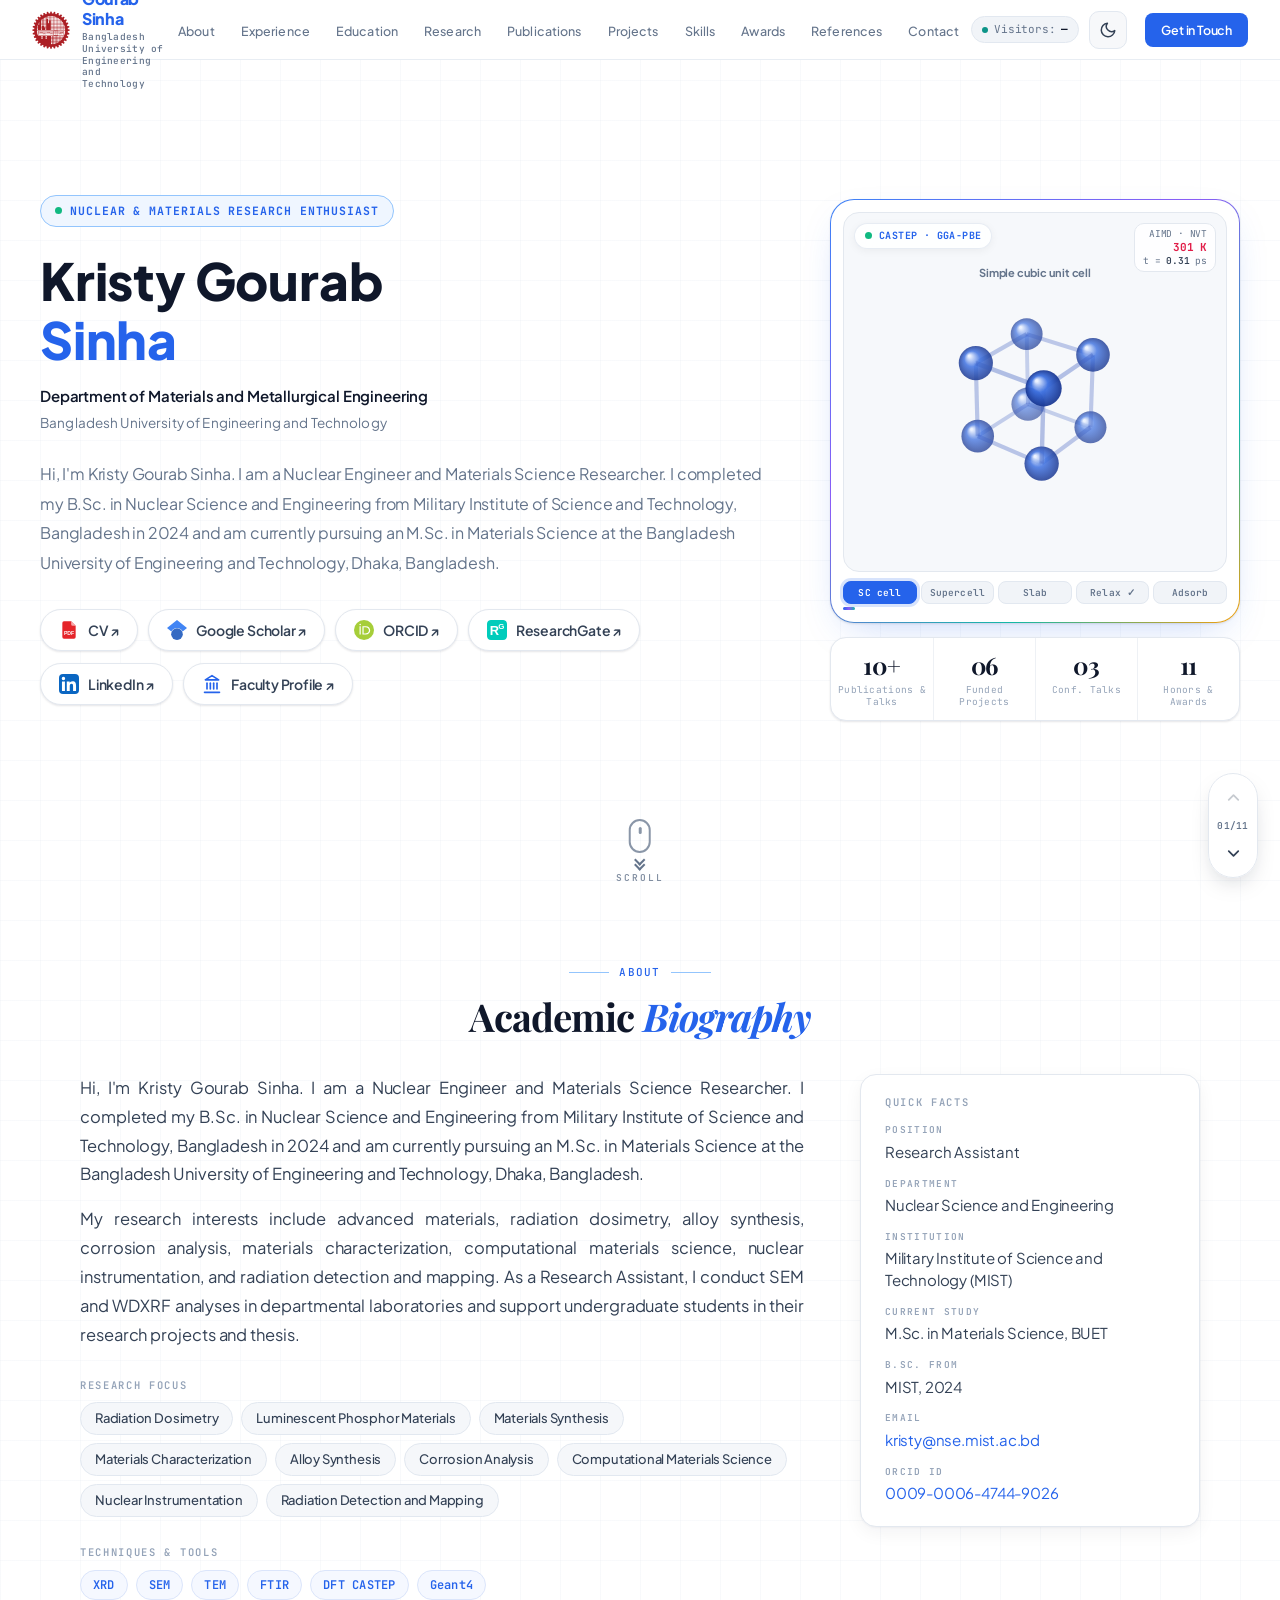
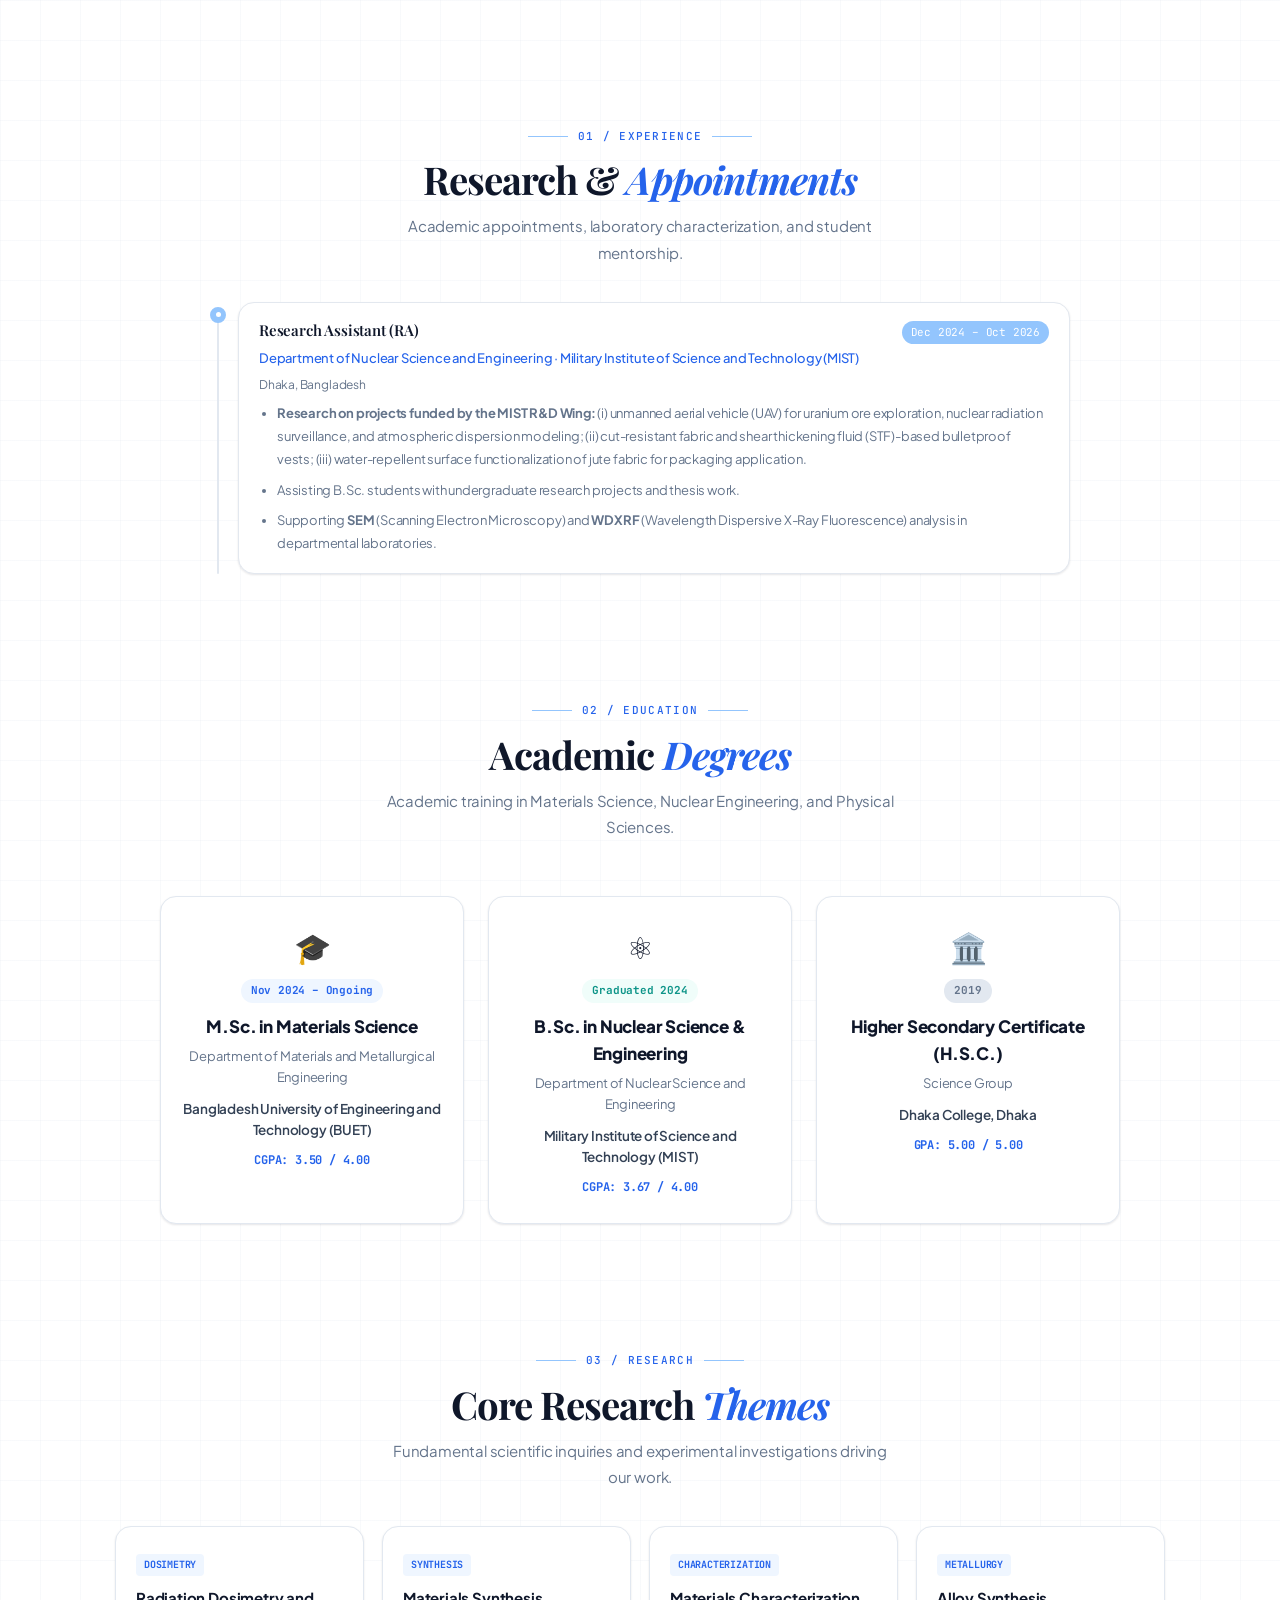
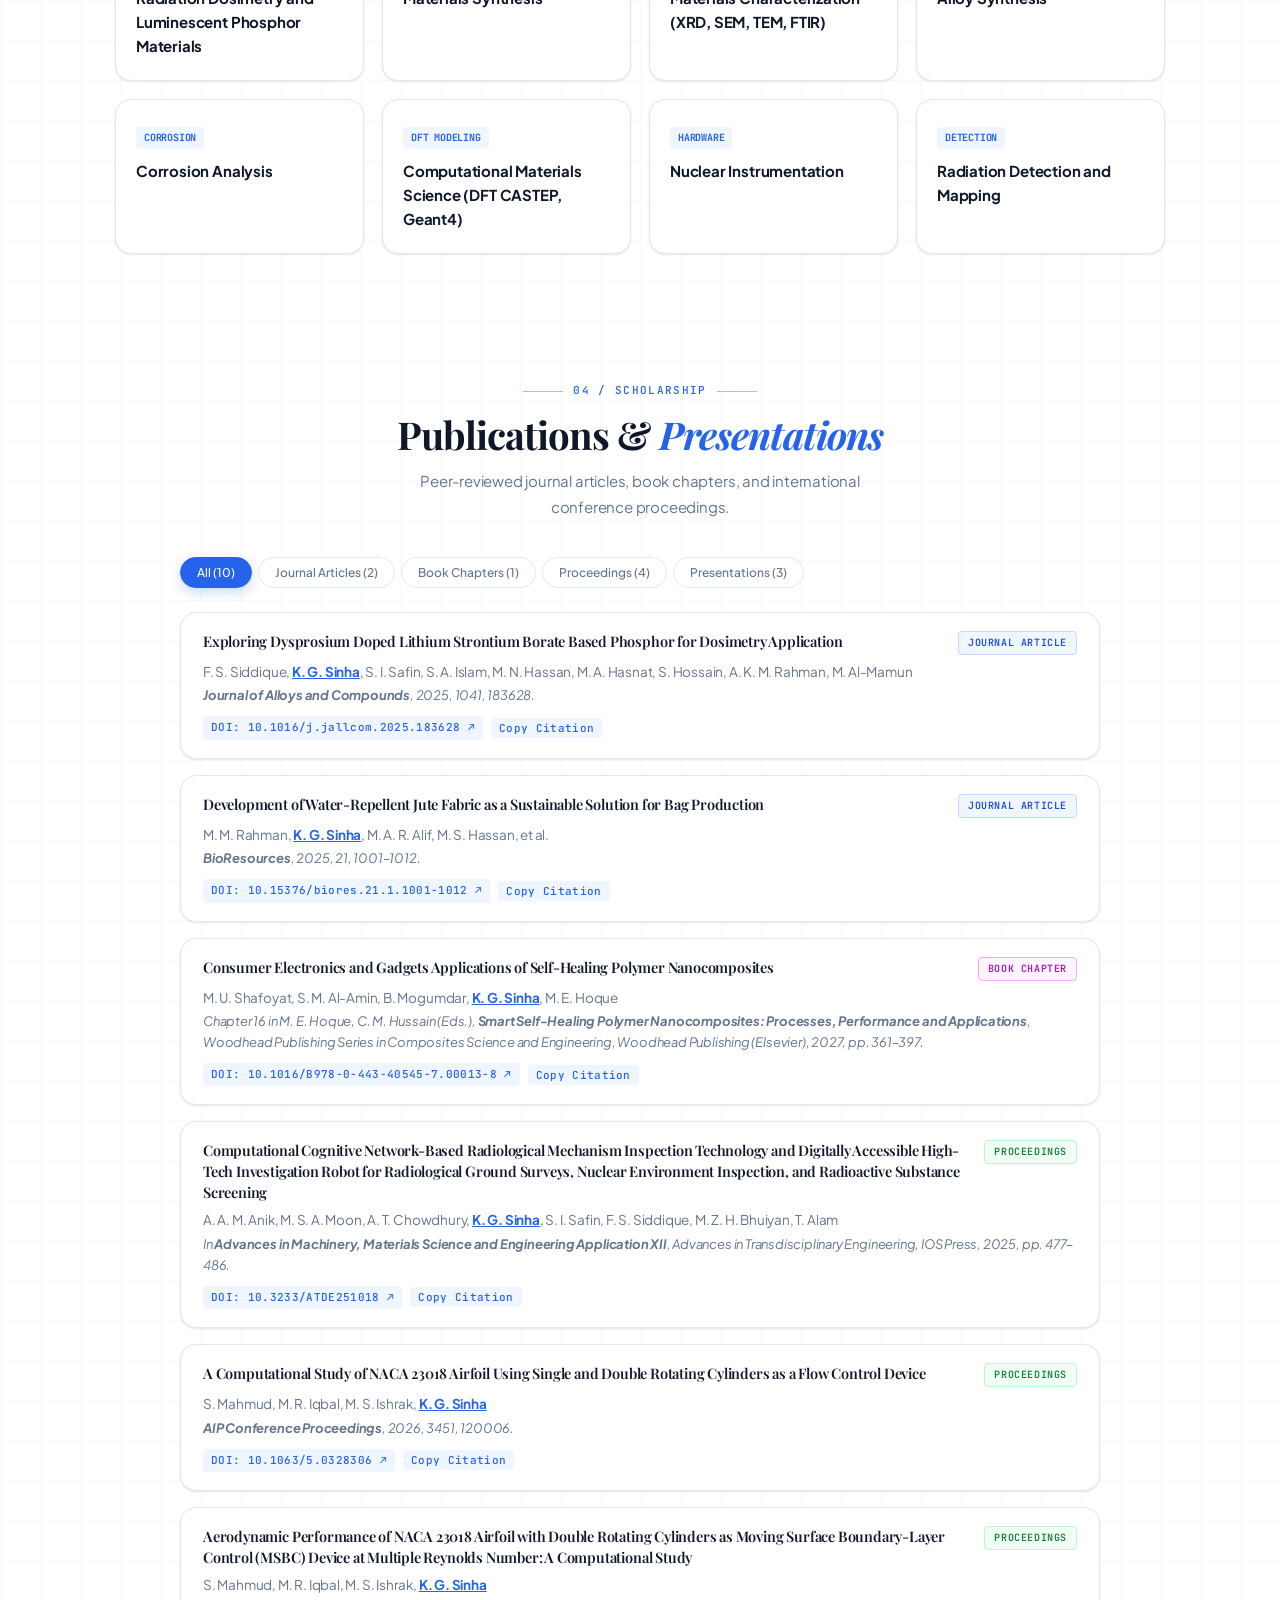
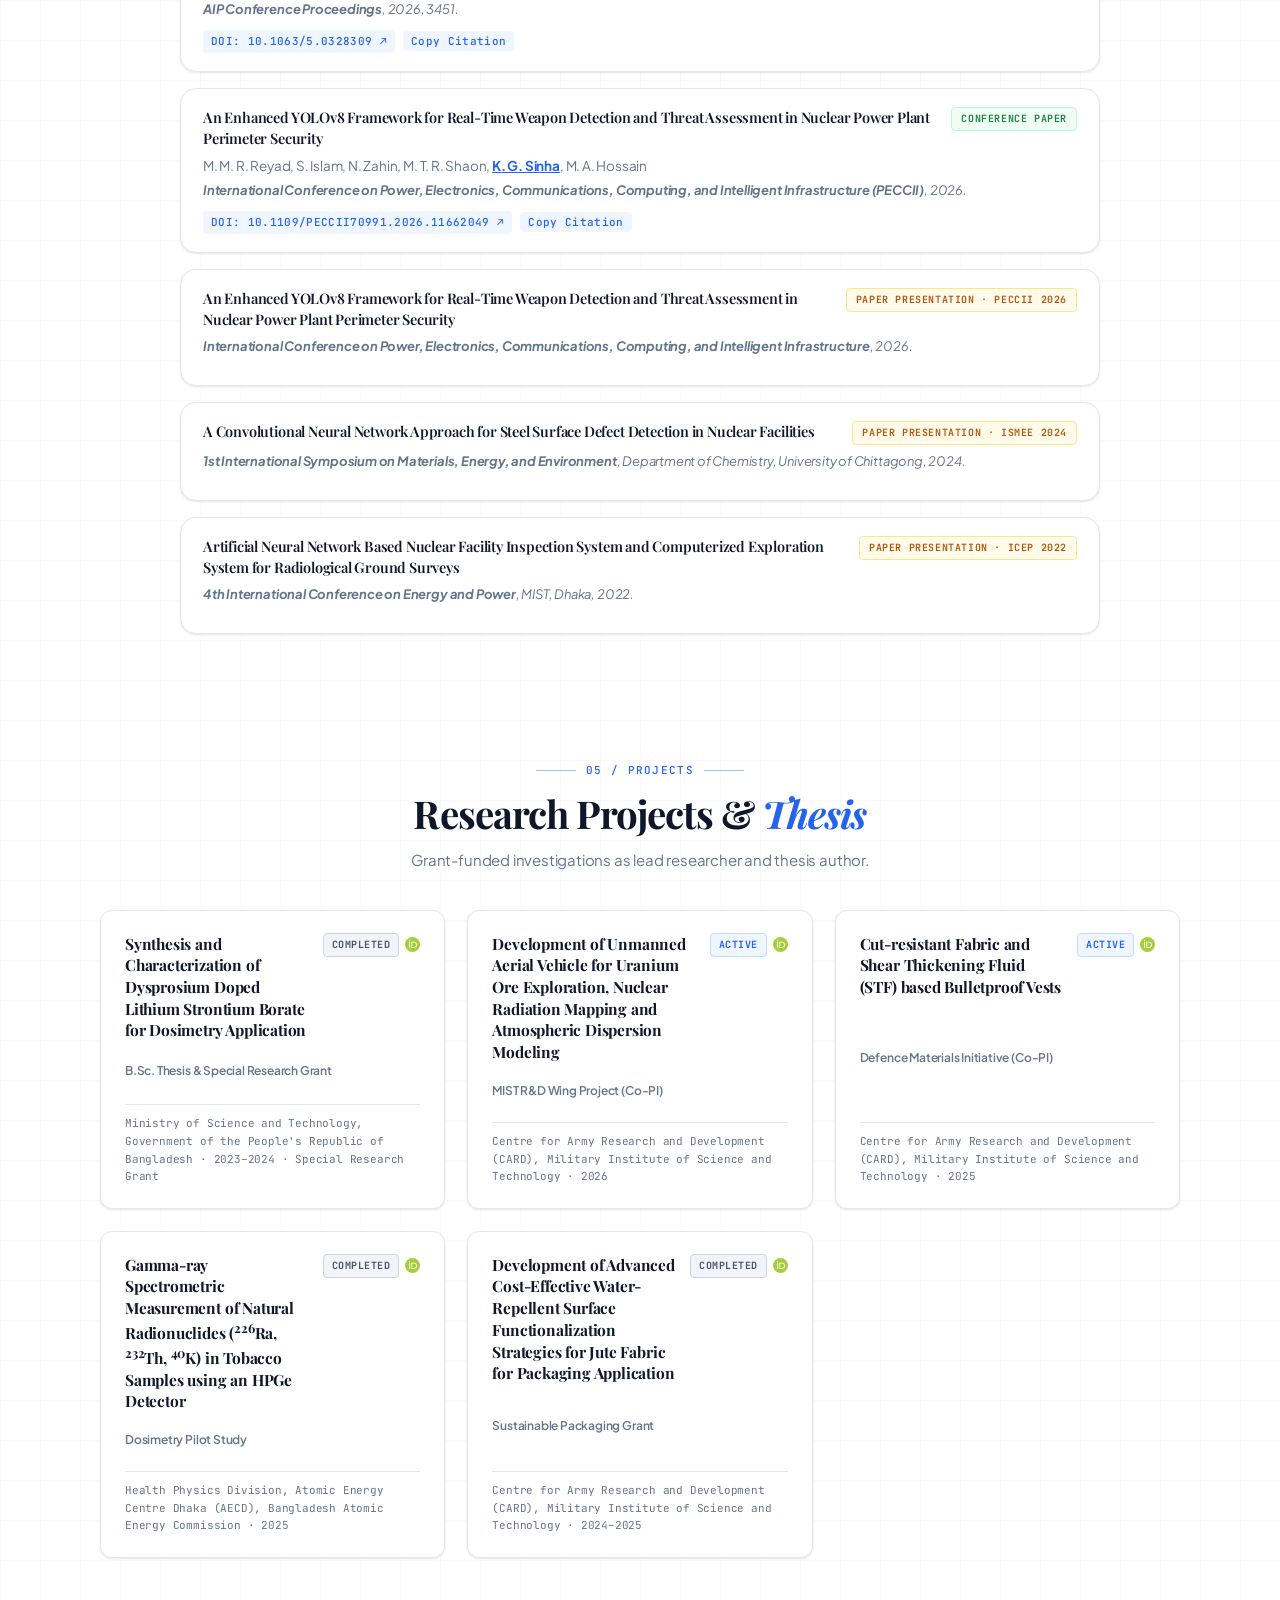
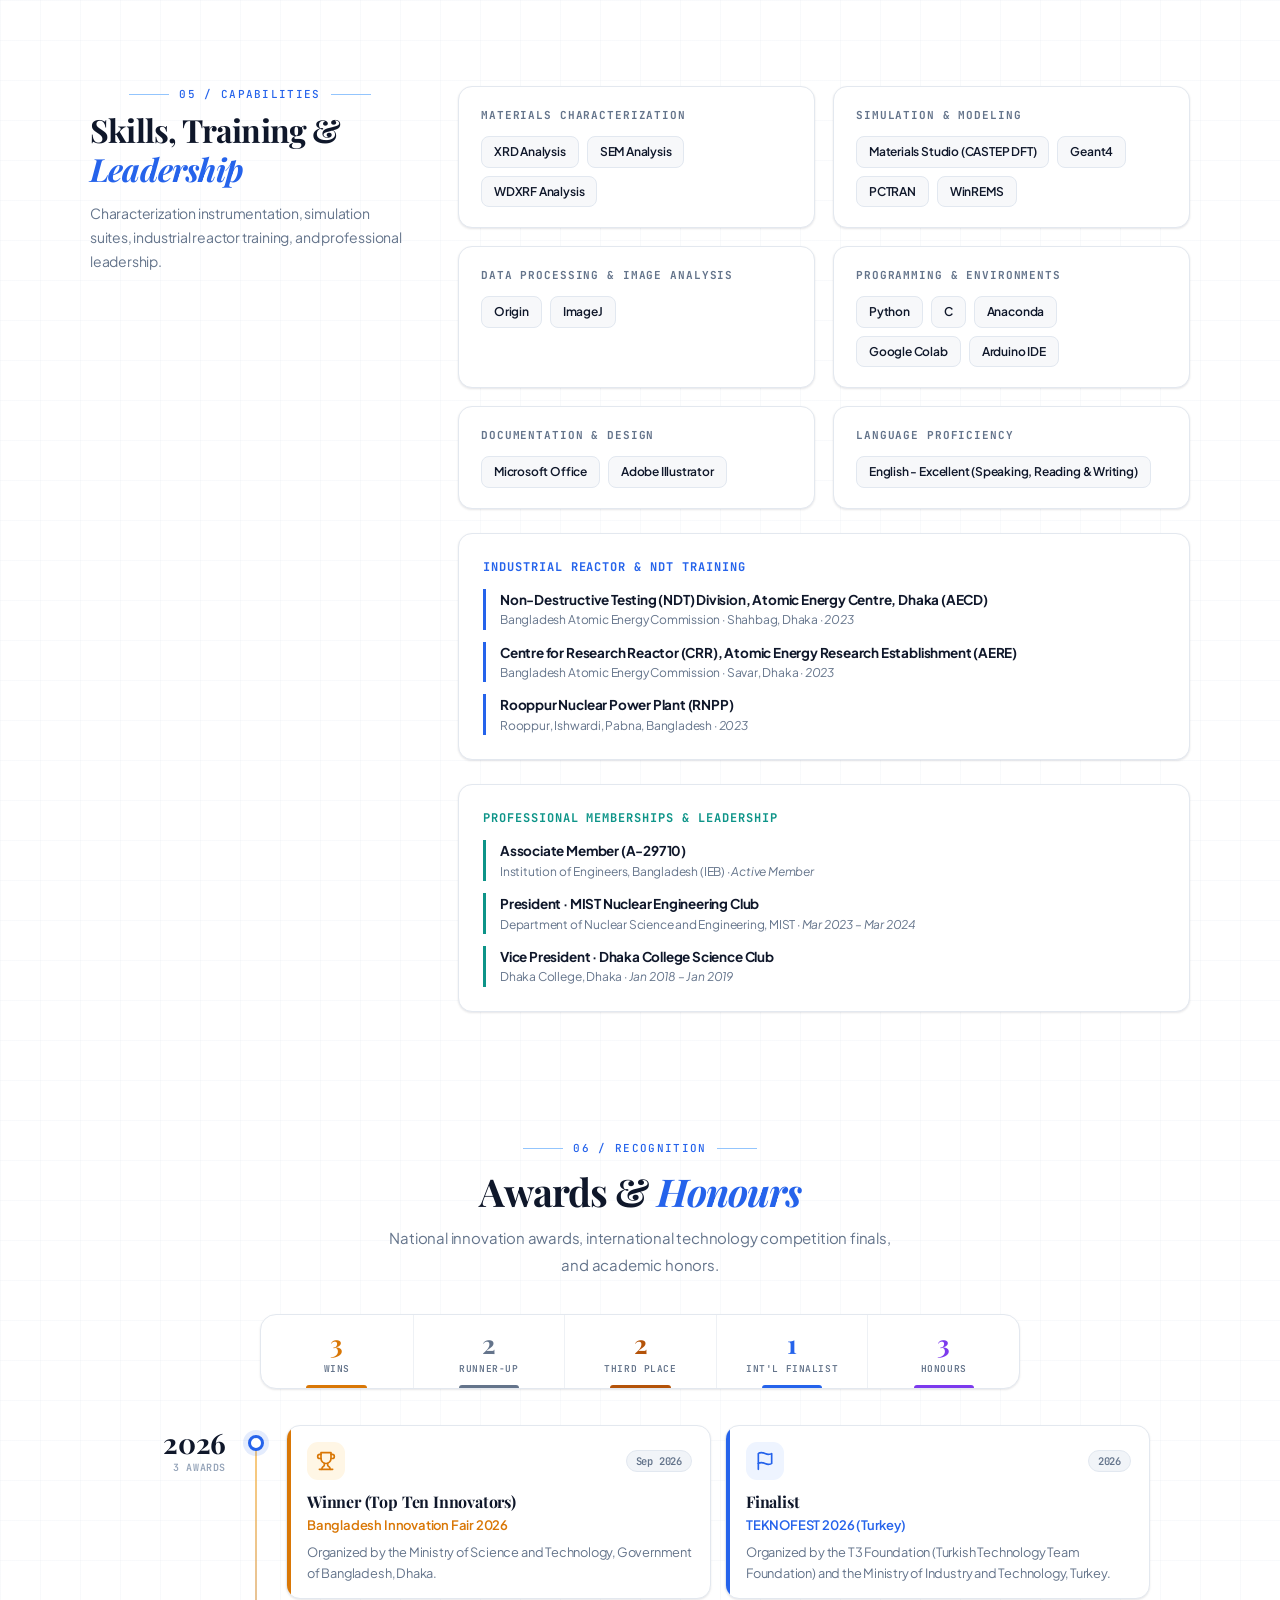
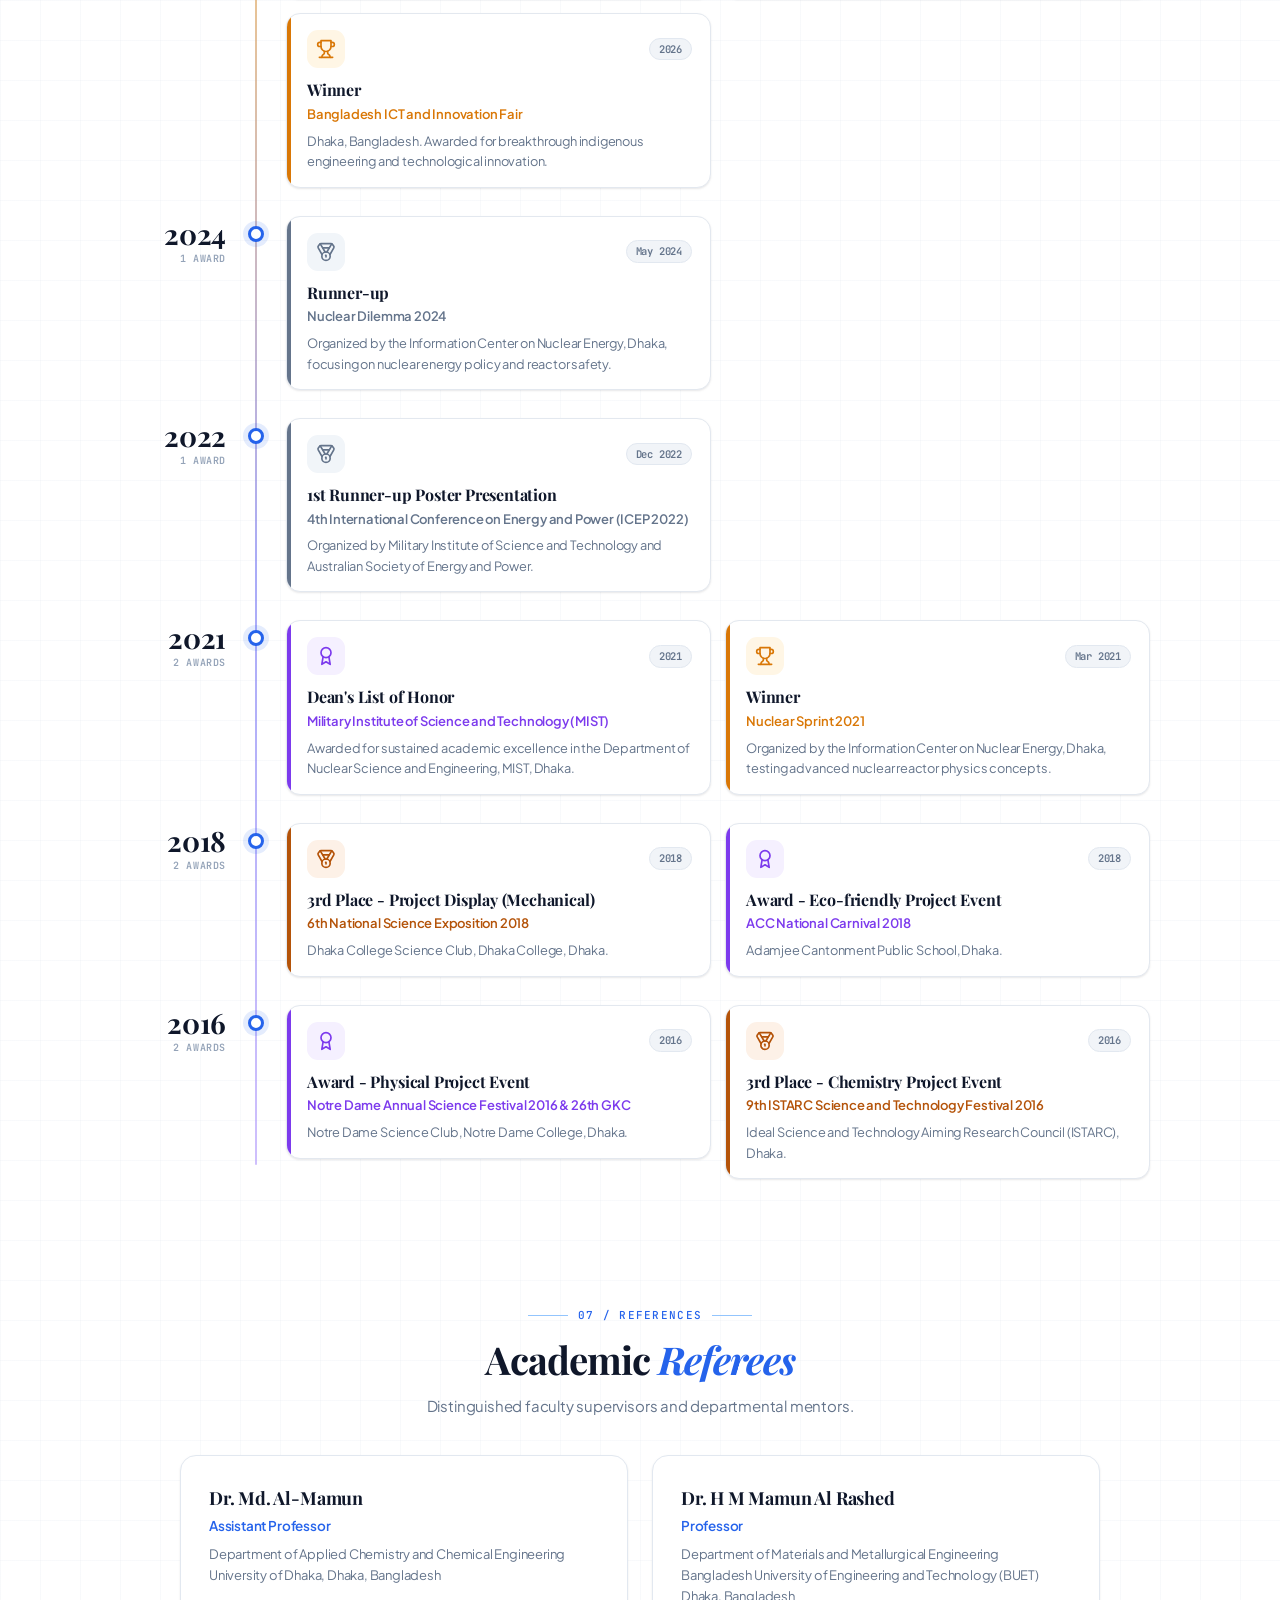
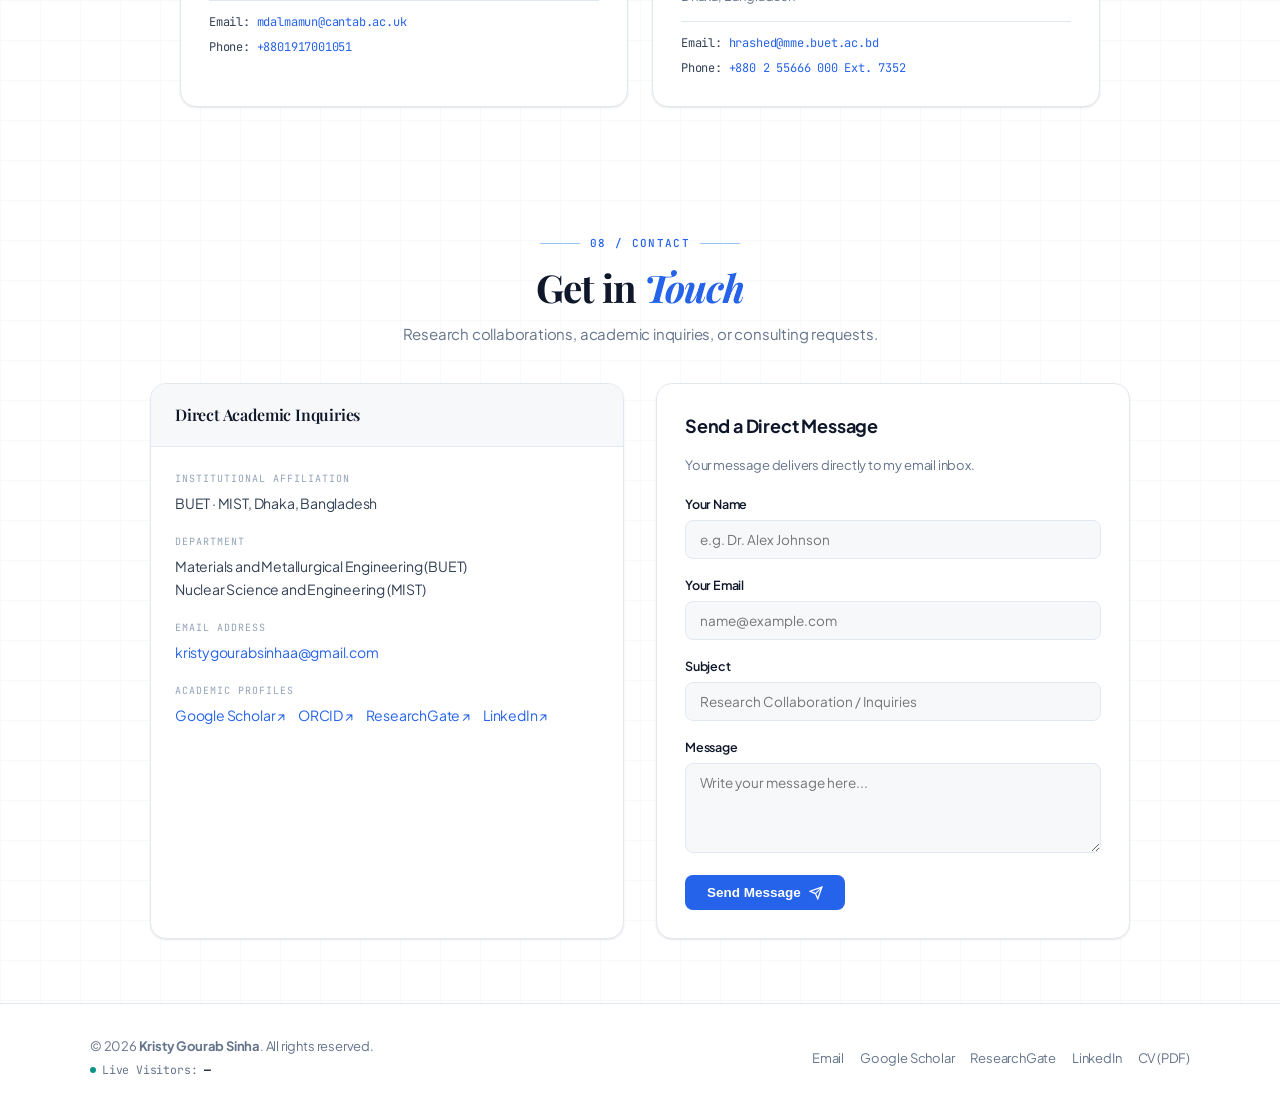
<file: index.html>
<!DOCTYPE html>
<html lang="en" data-theme="light">
<head>
  <meta charset="UTF-8">
  <meta name="viewport" content="width=device-width, initial-scale=1.0">
  <title>Kristy Gourab Sinha - Materials Science &amp; Nuclear Engineering | BUET · MIST</title>
  <meta name="description" content="Academic &amp; research portfolio of Kristy Gourab Sinha - M.Sc. in Materials Science (BUET) and Research Assistant in Nuclear Science &amp; Engineering (MIST).">
  <meta name="author" content="Kristy Gourab Sinha">

  <!-- Open Graph -->
  <meta property="og:title" content="Kristy Gourab Sinha - BUET · MIST">
  <meta property="og:description" content="M.Sc. Researcher in Materials Science at BUET and Research Assistant at MIST.">
  <meta property="og:type" content="website">

  <!-- Theme init (runs before paint to avoid a flash of the wrong theme) -->
  <script>
    (function () {
      var t = null;
      try { t = localStorage.getItem('kgs-theme'); } catch (e) {}
      if (t !== 'dark' && t !== 'light') {
        t = (window.matchMedia && window.matchMedia('(prefers-color-scheme: dark)').matches) ? 'dark' : 'light';
      }
      document.documentElement.setAttribute('data-theme', t);
    })();
  </script>

  <!-- 4th Image Official BUET Favicon -->
  <link rel="icon" type="image/png" href="images/buet_official_logo.png">

  <!-- Fonts: Playfair Display + Plus Jakarta Sans + JetBrains Mono -->
  <link rel="preconnect" href="https://fonts.googleapis.com">
  <link rel="preconnect" href="https://fonts.gstatic.com" crossorigin>
  <link href="https://fonts.googleapis.com/css2?family=Playfair+Display:ital,wght@0,600;0,700;1,600;1,700&family=Plus+Jakarta+Sans:ital,wght@0,300;0,400;0,500;0,600;0,700;0,800;1,400;1,600;1,700&family=JetBrains+Mono:wght@400;500;600;700&display=swap" rel="stylesheet">

  <style>

:root {
  --white: #ffffff;
  --off: #f7f8fc;
  --off2: #eef0f7;
  --off3: #dde1ed;
  --ink: #0c0e18;
  --ink2: #1e2235;
  --ink3: #5a6382;
  --ink4: #9aa2bb;
  --blue: #2155d4;
  --blue-light: #eaf0ff;
  --blue-mid: #7ba4fa;
  --teal: #0b8c82;
  --teal-light: #ebfaf8;
  --amber: #c97100;
  --amber-light: #fff8ea;
  --red: #c92020;
  --red-light: #fff0f0;
  --purple-light: #f8f0ff;
  --green: #148a40;
  --green-light: #ebfaf1;
  --display: 'Playfair Display', Georgia, serif;
  --body: 'Plus Jakarta Sans', system-ui, sans-serif;
  --mono: 'JetBrains Mono', monospace;
  --shadow-sm: 0 1px 3px rgba(13,15,20,0.06), 0 1px 2px rgba(13,15,20,0.04);
  --shadow: 0 4px 16px rgba(13,15,20,0.08), 0 2px 6px rgba(13,15,20,0.04);
  --shadow-lg: 0 12px 40px rgba(13,15,20,0.12), 0 4px 12px rgba(13,15,20,0.06);
  --radius: 14px;
  --radius-sm: 8px;
  --radius-lg: 20px;
  --transition: 0.22s cubic-bezier(0.4, 0, 0.2, 1);
}
/* ── DARK MODE ── */
[data-theme="dark"] {
  --white: #0f1117;
  --off: #161920;
  --off2: #1e2130;
  --off3: #2a2f42;
  --ink: #e8ecf6;
  --ink2: #bec6dd;
  --ink3: #7c87a6;
  --ink4: #485069;
  --blue: #5b8ef5;
  --blue-light: #15213d;
  --blue-mid: #3e6ccc;
  --teal: #22c5b8;
  --teal-light: #0a2420;
  --amber: #f0a330;
  --amber-light: #271d08;
  --red: #f05050;
  --red-light: #260e0e;
  --green: #34c472;
  --green-light: #0a2018;
  --purple-light: #1e1428;
  --shadow-sm: 0 1px 3px rgba(0,0,0,.35), 0 1px 2px rgba(0,0,0,.25);
  --shadow: 0 4px 16px rgba(0,0,0,.45), 0 2px 6px rgba(0,0,0,.3);
  --shadow-lg: 0 12px 40px rgba(0,0,0,.55), 0 4px 12px rgba(0,0,0,.35);
}
[data-theme="dark"] #nav { background: rgba(15,17,23,0.96); backdrop-filter: blur(24px) saturate(200%); }
[data-theme="dark"] .hero-bg { opacity:.06; }
[data-theme="dark"] .hero-grid-bg { opacity:.03; }
[data-theme="dark"] body { background: var(--off); }
[data-theme="dark"] .section-alt { background: var(--off2); }
[data-theme="dark"] #hero { background: var(--white); }
[data-theme="dark"] .pub-card, [data-theme="dark"] .service-card,
[data-theme="dark"] .course-card, [data-theme="dark"] .thesis-card,
[data-theme="dark"] .news-card, [data-theme="dark"] .proj-card,
[data-theme="dark"] .team-card, [data-theme="dark"] .mem-card,
[data-theme="dark"] .exp-card, [data-theme="dark"] .award-card,
[data-theme="dark"] .talk-card, [data-theme="dark"] .media-card,
[data-theme="dark"] .research-card { background: var(--off2); border-color: var(--off3); }
[data-theme="dark"] .pub-older-toggle, [data-theme="dark"] .pub-older-body { background: var(--off2); border-color: var(--off3); }
[data-theme="dark"] .pub-older-year-pill { background: var(--off3); border-color: var(--off3); }
[data-theme="dark"] .hero-photo-card { background: var(--off2); }
[data-theme="dark"] .stat-row { background: var(--off2); border-color: var(--off3); }
[data-theme="dark"] .contact-card, [data-theme="dark"] .student-group-card { background: var(--off2); border-color: var(--off3); }
[data-theme="dark"] .team-photo, [data-theme="dark"] .team-initials { background: var(--off2) !important; }
[data-theme="dark"] .admin-panel { background: var(--off); }
[data-theme="dark"] .ap-tabs { background: var(--off2); border-color: var(--off3); }
[data-theme="dark"] .ap-body { background: var(--off); }
[data-theme="dark"] .ap-section { background: var(--off); }
[data-theme="dark"] .field-input, [data-theme="dark"] .field-textarea, [data-theme="dark"] .field-select { background: var(--off2); border-color: var(--off3); color: var(--ink); }
[data-theme="dark"] .add-form { background: var(--off2); border-color: var(--off3); }
[data-theme="dark"] #nav.scrolled { box-shadow: 0 2px 20px rgba(0,0,0,.3); }
html, body { transition: background-color .3s ease, color .3s ease; }

/* ── PRINT / CV ── */
@media print {
  #nav, .admin-panel, .toast-msg, .nav-cta, .nav-toggle,
  .btn-ghost, #dark-toggle, #section-rail,
  #scroll-top-btn, #scroll-bot-btn, #admin-toggle,
  .orcid-refresh-btn, .alumni-show-more-btn,
  .pub-older-toggle, .pub-filter, .orcid-chip { display:none !important; }
  body { background: white !important; color: black !important; font-size: 11pt; }
  section { page-break-inside: avoid; }
  .section-inner { padding: 20pt 0; }
  h1 { font-size: 24pt; }
  h2 { font-size: 16pt; }
  .hero-inner { grid-template-columns: 1fr !important; }
  .hero-photo-card, .hero-stat-col { display:none !important; }
  a { color: black !important; text-decoration: none; }
  .pub-year-items.collapsed { display:flex !important; }
  .pub-older-body { display:block !important; }
  .pub-older-year-items { display:flex !important; }
  /* CV mode: flat cards, no motion, tidy columns, keep cards whole */
  .pub-card, .proj-card, .course-card, .team-card, .service-card,
  .thesis-card, .news-card, .award-card, .talk-card, .media-card,
  .mem-card, .exp-card, .research-card, .edu-card {
    box-shadow:none !important; transform:none !important;
    break-inside:avoid; border:1px solid #ccc !important; background:white !important;
  }
  .course-list, .team-grid, .service-grid, .awards-grid,
  .news-grid, .research-grid { grid-template-columns:1fr 1fr !important; }
  #projects-grid, #memberships-grid { grid-template-columns:1fr 1fr !important; }
  /* show destination URLs after external links (skip DOI buttons — DOI text is enough) */
  .media-card[href^="http"]::after, .news-link[href^="http"]::after,
  .thesis-pdf[href^="http"]::after {
    content:" (" attr(href) ")"; font-size:8.5pt; color:#555; word-break:break-all;
  }
}


*, *::before, *::after { box-sizing: border-box; margin: 0; padding: 0; }
html { scroll-behavior: smooth; font-size: 16px; }
body { font-family: var(--body); background: var(--off); color: var(--ink); line-height: 1.6; -webkit-font-smoothing: antialiased; }
::-webkit-scrollbar { width: 5px; } ::-webkit-scrollbar-track { background: var(--off2); } ::-webkit-scrollbar-thumb { background: var(--off3); border-radius: 3px; }

/* ── NAV ── */
#nav {
  position: fixed; top: 0; left: 0; right: 0; z-index: 200;
  height: 60px; display: flex; align-items: center; justify-content: space-between;
  padding: 0 2rem; background: rgba(255,255,255,0.85);
  backdrop-filter: blur(20px) saturate(180%);
  border-bottom: 1px solid rgba(228,232,240,0.8);
  transition: box-shadow var(--transition);
}
#nav.scrolled { box-shadow: var(--shadow-sm); }
.nav-brand { font-family: var(--display); font-size: 16px; font-weight: 500; color: var(--ink); text-decoration: none; letter-spacing: -0.01em; }
.nav-brand span { color: var(--blue); }
.nav-links { display: flex; align-items: center; gap: 2px; list-style: none; }
.nav-links a {
  font-size: 12.5px; font-weight: 500; letter-spacing: 0.01em;
  color: var(--ink3); text-decoration: none; padding: 6px 12px;
  border-radius: var(--radius-sm); transition: all var(--transition);
}
.nav-links a:hover { color: var(--ink); background: var(--off); }
.nav-links a.active { color: var(--blue); background: var(--blue-light); }
.nav-cta { font-size: 12.5px; font-weight: 600; color: white; background: var(--blue); padding: 7px 16px; border-radius: var(--radius-sm); text-decoration: none; transition: all var(--transition); margin-left: 8px; }
.nav-cta:hover { background: #1d4ed8; transform: translateY(-1px); box-shadow: 0 4px 12px rgba(37,99,235,0.35); }
.nav-toggle { display: none; background: none; border: none; cursor: pointer; padding: 4px; flex-direction: column; gap: 5px; }
.nav-toggle span { display: block; width: 22px; height: 2px; background: var(--ink); border-radius: 1px; transition: var(--transition); }

/* ── HERO ── */
#hero {
  min-height: 100vh; display: flex; align-items: center;
  padding: 80px 2rem 60px;
  background: var(--white);
  position: relative; overflow: hidden;
}
.hero-bg {
  position: absolute; inset: 0; pointer-events: none;
  background:
    radial-gradient(ellipse 60% 50% at 70% 40%, rgba(37,99,235,0.06) 0%, transparent 70%),
    radial-gradient(ellipse 40% 40% at 20% 70%, rgba(13,148,136,0.05) 0%, transparent 60%);
}
.hero-grid-bg {
  position: absolute; inset: 0; pointer-events: none; opacity: 0.4;
  background-image: linear-gradient(var(--off3) 1px, transparent 1px), linear-gradient(90deg, var(--off3) 1px, transparent 1px);
  background-size: 40px 40px; mask-image: radial-gradient(ellipse 80% 80% at 50% 50%, black, transparent);
}
.hero-inner { max-width: 1120px; margin: 0 auto; width: 100%; display: grid; grid-template-columns: 1fr 320px; gap: 80px; align-items: center; position: relative; }
.hero-eyebrow { display: inline-flex; align-items: center; gap: 8px; background: var(--blue-light); color: var(--blue); font-size: 12px; font-weight: 600; font-family: var(--mono); letter-spacing: 0.06em; padding: 6px 14px; border-radius: 20px; margin-bottom: 1.5rem; }
.hero-eyebrow::before { content: ''; width: 6px; height: 6px; background: var(--blue); border-radius: 50%; animation: pulse 2s infinite; }
@keyframes pulse { 0%,100%{opacity:1;transform:scale(1)} 50%{opacity:0.5;transform:scale(1.4)} }
.hero h1 { font-family: var(--display); font-size: clamp(2.6rem, 5vw, 4rem); font-weight: 700; line-height: 1.1; letter-spacing: -0.03em; color: var(--ink); margin-bottom: 1.25rem; }
.hero h1 em { font-style: italic; color: var(--blue); }
.hero-dept { font-size: 14px; color: var(--ink3); margin-bottom: 1.5rem; line-height: 1.7; display: flex; flex-direction: column; gap: 2px; }
.hero-dept strong { color: var(--ink2); font-weight: 500; }
.hero-bio { font-size: 16px; color: var(--ink3); line-height: 1.85; max-width: 520px; margin-bottom: 2rem; }
.hero-actions { display: flex; gap: 10px; flex-wrap: wrap; margin-bottom: 2.5rem; }
.btn { display: inline-flex; align-items: center; gap: 7px; font-family: var(--body); font-size: 13.5px; font-weight: 600; padding: 11px 22px; border-radius: var(--radius-sm); text-decoration: none; transition: all var(--transition); cursor: pointer; border: none; }
.btn-blue { background: var(--blue); color: white; }
.btn-blue:hover { background: #1d4ed8; transform: translateY(-1px); box-shadow: 0 6px 20px rgba(37,99,235,0.35); }
.btn-ghost { background: var(--white); color: var(--ink2); border: 1.5px solid var(--off3); }
.btn-ghost:hover { border-color: var(--blue-mid); color: var(--blue); background: var(--blue-light); }
.btn svg { width: 15px; height: 15px; fill: currentColor; }
.hero-tags { display: flex; flex-wrap: wrap; gap: 7px; }
.hero-tag { font-size: 12px; font-weight: 500; background: var(--off); color: var(--ink3); border: 1px solid var(--off3); padding: 5px 12px; border-radius: 20px; transition: all var(--transition); }
.hero-tag:hover { background: var(--blue-light); color: var(--blue); border-color: var(--blue-mid); }

.hero-right { display: flex; flex-direction: column; gap: 16px; }
.hero-photo-card {
  background: var(--white); border-radius: var(--radius-lg);
  box-shadow: var(--shadow-lg); overflow: hidden;
  border: 1px solid var(--off3);
}
.hero-photo-img { width: 100%; aspect-ratio: 3/3.5; background: linear-gradient(135deg, var(--off2), var(--off3)); display: flex; align-items: center; justify-content: center; }
.hero-photo-img svg { width: 64px; height: 64px; opacity: 0.25; }
.hero-photo-footer { padding: 16px 20px; background: var(--white); }
.hero-photo-name { font-family: var(--display); font-size: 15px; font-weight: 600; color: var(--ink); }
.hero-photo-role { font-size: 12px; color: var(--ink3); margin-top: 2px; }
.stat-row { display: grid; grid-template-columns: 1fr 1fr; gap: 10px; }
.stat-card { background: var(--white); border-radius: var(--radius); padding: 16px; box-shadow: var(--shadow-sm); border: 1px solid var(--off3); text-align: center; transition: all var(--transition); }
.stat-card:hover { box-shadow: var(--shadow); transform: translateY(-3px); }
.stat-val { font-family: var(--display); font-size: 26px; font-weight: 700; color: var(--ink); display: block; }
.stat-lbl { font-size: 11px; color: var(--ink4); font-family: var(--mono); letter-spacing: 0.05em; margin-top: 2px; }

/* ── SECTION BASE ── */
.section { padding: 64px 2rem; }
.section-alt { background: var(--white); }
.section-inner { max-width: 1120px; margin: 0 auto; }
.section-head { text-align: center; margin-bottom: 36px; }
.section-eyebrow { font-family: var(--mono); font-size: 11px; font-weight: 500; letter-spacing: 0.12em; text-transform: uppercase; color: var(--blue); margin-bottom: 12px; display: flex; align-items: center; justify-content: center; gap: 10px; }
.section-eyebrow::before, .section-eyebrow::after { content:''; flex:1; max-width:40px; height:1px; background: var(--blue-mid); }
h2.section-title { font-family: var(--display); font-size: clamp(1.8rem, 3vw, 2.6rem); font-weight: 700; letter-spacing: -0.025em; color: var(--ink); line-height: 1.15; }
h2.section-title em { font-style: italic; color: var(--blue); }
.section-sub { font-size: 15px; color: var(--ink3); margin-top: 12px; max-width: 520px; margin-left: auto; margin-right: auto; line-height: 1.75; }

/* ── CARDS ── */
.card { background: var(--white); border-radius: var(--radius); border: 1px solid var(--off3); box-shadow: var(--shadow-sm); transition: all var(--transition); overflow: hidden; }
.card:hover { box-shadow: var(--shadow); transform: translateY(-3px); border-color: var(--blue-mid); }
.card-pad { padding: 24px 28px; }

/* ── RESEARCH AREAS ── */
.research-grid { display: grid; grid-template-columns: repeat(auto-fill, minmax(250px, 1fr)); gap: 20px; }
.research-card { background: var(--white); border-radius: var(--radius); border: 1px solid var(--off3); padding: 28px 24px; box-shadow: var(--shadow-sm); transition: all var(--transition); position: relative; overflow: hidden; }
.research-card::before { content:''; position:absolute; top:0; left:0; right:0; height:3px; background: linear-gradient(90deg, var(--blue), var(--teal)); opacity:0; transition: opacity var(--transition); }
.research-card:hover { box-shadow: var(--shadow); transform: translateY(-3px); border-color: transparent; }
.research-card:hover::before { opacity:1; }
.rc-icon { width:44px; height:44px; border-radius: var(--radius-sm); background: var(--blue-light); display:flex; align-items:center; justify-content:center; margin-bottom:16px; font-size:20px; }
.rc-num { font-family: var(--mono); font-size:10px; color: var(--ink4); letter-spacing:0.1em; margin-bottom:8px; }
.rc-title { font-family: var(--display); font-size:16px; font-weight:600; color: var(--ink); margin-bottom:8px; line-height:1.35; }
.rc-desc { font-size:14.5px; color: var(--ink3); line-height:1.7; margin-bottom:14px; }
.rc-tags { display:flex; flex-wrap:wrap; gap:5px; }
.rc-tag { font-size:10px; font-family: var(--mono); color: var(--blue); background: var(--blue-light); padding:3px 8px; border-radius:4px; }

/* ── PUBLICATIONS ── */
.pub-toolbar { display:flex; justify-content:space-between; align-items:center; margin-bottom:28px; flex-wrap:wrap; gap:12px; }
.pub-filters { display:flex; gap:6px; flex-wrap:wrap; }
.pf { font-size:12px; font-weight:500; padding:7px 16px; border-radius:20px; border:1.5px solid var(--off3); background:var(--white); color:var(--ink3); cursor:pointer; transition:all var(--transition); font-family:var(--body); }
.pf.on { background:var(--blue); color:white; border-color:var(--blue); box-shadow: 0 4px 12px rgba(37,99,235,0.25); }
.pf:hover:not(.on) { border-color:var(--blue-mid); color:var(--blue); background:var(--blue-light); }
.orcid-chip { display:inline-flex; align-items:center; gap:7px; font-size:12px; font-weight:500; color:var(--teal); background:var(--teal-light); padding:6px 14px; border-radius:20px; text-decoration:none; border:1px solid rgba(13,148,136,0.2); transition:all var(--transition); }
.orcid-chip svg { width:18px; height:18px; }
.orcid-chip:hover { box-shadow: 0 3px 10px rgba(13,148,136,0.2); }
.pub-list { display:flex; flex-direction:column; gap:0; }
.pub-year-group { margin-bottom:8px; }
.pub-year-header { display:flex; align-items:center; gap:14px; padding:14px 0 10px; cursor:pointer; user-select:none; border-bottom:2px solid var(--off3); margin-bottom:10px; transition:border-color .15s; }
.pub-year-header:hover { border-color:var(--blue-mid); }
.pub-year-heading { font-family:var(--display); font-size:1.35rem; font-weight:700; color:var(--ink); }
.pub-year-count { font-size:11px; font-family:var(--mono); color:var(--ink3); background:var(--off2); padding:3px 9px; border-radius:20px; }
.pub-year-chevron { margin-left:auto; font-size:14px; color:var(--ink3); transition:transform .25s; }
.pub-year-header.collapsed .pub-year-chevron { transform:rotate(-90deg); }
.pub-year-items { display:flex; flex-direction:column; gap:10px; overflow:hidden; transition:all .3s ease; padding-bottom:20px; }
.pub-year-items.collapsed { display:none; }
/* Older years archive */
.pub-older-toggle { display:flex; align-items:center; gap:12px; padding:14px 18px; margin-top:16px; background:var(--white); border-radius:12px; border:1.5px solid var(--off3); cursor:pointer; user-select:none; transition:all .2s; box-shadow:var(--shadow-sm); }
.pub-older-toggle:hover { border-color:var(--blue-mid); box-shadow:var(--shadow); }
.pub-older-toggle-icon { width:32px; height:32px; border-radius:8px; background:var(--off); display:flex; align-items:center; justify-content:center; flex-shrink:0; font-size:15px; transition:background .2s; }
.pub-older-toggle.open .pub-older-toggle-icon { background:var(--blue-light); }
.pub-older-toggle-label { font-size:13px; font-weight:600; color:var(--ink); flex:1; }
.pub-older-toggle-meta { font-size:11px; font-family:var(--mono); color:var(--ink4); background:var(--off); padding:3px 9px; border-radius:20px; }
.pub-older-chevron { font-size:12px; color:var(--ink3); transition:transform .25s; margin-left:4px; }
.pub-older-toggle.open .pub-older-chevron { transform:rotate(180deg); }
.pub-older-body { display:none; margin-top:4px; background:var(--white); border-radius:0 0 12px 12px; border:1.5px solid var(--off3); border-top:none; padding:16px 18px 18px; }
.pub-older-body.open { display:block; animation:fadeDown .2s ease; }
@keyframes fadeDown { from{opacity:0;transform:translateY(-6px)} to{opacity:1;transform:none} }
.pub-older-pills-label { font-size:10px; font-family:var(--mono); text-transform:uppercase; letter-spacing:.08em; color:var(--ink4); margin-bottom:10px; }
.pub-older-pills { display:flex; flex-wrap:wrap; gap:6px; padding-bottom:16px; border-bottom:1px solid var(--off3); margin-bottom:4px; }
.pub-older-year-pill { display:inline-flex; align-items:center; gap:6px; padding:6px 14px; background:var(--off); border:1.5px solid var(--off3); border-radius:20px; cursor:pointer; font-size:12px; font-weight:500; color:var(--ink2); transition:all .15s; user-select:none; }
.pub-older-year-pill:hover { border-color:var(--blue-mid); color:var(--blue); background:var(--blue-light); }
.pub-older-year-pill.active { background:var(--blue); color:white; border-color:var(--blue); box-shadow:0 2px 8px rgba(37,99,235,.25); }
.pub-older-pill-count { font-size:10px; font-family:var(--mono); opacity:.75; }
.pub-older-year-items { display:none; padding:14px 0 4px; }
.pub-older-year-items.open { display:flex; flex-direction:column; gap:10px; animation:fadeDown .2s ease; }
.pub-older-year-label { font-size:13px; font-weight:600; font-family:var(--display); color:var(--ink); margin-bottom:12px; padding-bottom:8px; border-bottom:1.5px solid var(--off3); display:flex; align-items:center; gap:10px; }
.pub-older-year-label span { font-size:10px; font-family:var(--mono); color:var(--ink4); background:var(--off); padding:2px 8px; border-radius:20px; font-weight:400; }
.pub-card { background:var(--white); border-radius:var(--radius); border:1px solid var(--off3); padding:18px 22px; box-shadow:var(--shadow-sm); transition:all var(--transition); }
.pub-card:hover { box-shadow:var(--shadow); border-color:var(--blue-mid); transform:translateX(3px); }
.pub-card-top { display:flex; align-items:flex-start; justify-content:space-between; gap:14px; margin-bottom:6px; }
.pub-title { font-family:var(--display); font-size:14.5px; font-weight:600; color:var(--ink); line-height:1.45; flex:1; }
.pub-title a { color:inherit; text-decoration:none; transition:color var(--transition); }
.pub-title a:hover { color:var(--blue); }
.pub-cite-badge { display:inline-flex; align-items:center; gap:5px; font-size:11px; font-family:var(--mono); font-weight:500; color:var(--amber); background:var(--amber-light); padding:4px 10px; border-radius:20px; white-space:nowrap; flex-shrink:0; }
.pub-cite-badge svg { width:12px; height:12px; fill:currentColor; }
.pub-cite-badge.loading { color:var(--ink4); background:var(--off2); }
.pub-cite-badge.zero { color:var(--ink4); background:var(--off2); }
.pub-authors { font-size:13.5px; color:var(--ink3); margin-bottom:3px; }
.pub-venue { font-size:13px; color:var(--ink3); font-style:italic; margin-bottom:10px; }
.pub-footer { display:flex; align-items:center; gap:8px; flex-wrap:wrap; }
.pub-type { font-size:10px; font-weight:600; font-family:var(--mono); letter-spacing:0.06em; padding:3px 9px; border-radius:4px; text-transform:uppercase; }
.pt-journal  { background:var(--blue-light); color:#2563eb; }
.pt-conf     { background:#fef2f2; color:#dc2626; }
.pt-preprint { background:var(--amber-light); color:#d97706; }
.pt-book     { background:var(--green-light); color:#16a34a; }
.pub-link-btn { font-size:11px; font-weight:500; font-family:var(--mono); color:var(--blue); text-decoration:none; padding:3px 8px; border-radius:4px; background:var(--blue-light); transition:all var(--transition); letter-spacing:0.03em; }
.pub-link-btn:hover { background:var(--blue); color:white; }
.pub-loading { display:flex; flex-direction:column; align-items:center; justify-content:center; padding:4rem; gap:16px; color:var(--ink3); }
.spinner { width:32px; height:32px; border:2.5px solid var(--off3); border-top-color:var(--blue); border-radius:50%; animation:spin 0.8s linear infinite; }
@keyframes spin { to{transform:rotate(360deg)} }
.cite-summary { display:inline-flex; align-items:center; gap:8px; font-size:12px; color:var(--ink3); font-family:var(--mono); padding:6px 14px; background:var(--amber-light); border-radius:20px; border:1px solid rgba(180,100,0,.15); }
.cite-summary svg { width:13px; height:13px; fill:var(--amber); }

/* ── EXPERIENCE TIMELINE ── */
.exp-timeline { position:relative; padding-left:28px; }
.exp-timeline::before { content:''; position:absolute; left:7px; top:6px; bottom:0; width:2px; background:var(--off3); border-radius:2px; }
.exp-item { position:relative; margin-bottom:32px; }
.exp-item:last-child { margin-bottom:0; }
.exp-dot { position:absolute; left:-28px; top:5px; width:16px; height:16px; border-radius:50%; background:var(--white); border:2.5px solid var(--blue-mid); display:flex; align-items:center; justify-content:center; }
.exp-dot.current { background:var(--blue-mid); }
.exp-dot.current::after { content:''; width:5px; height:5px; border-radius:50%; background:var(--white); }
.exp-card { background:var(--white); border-radius:var(--radius); border:1px solid var(--off3); padding:18px 20px; box-shadow:var(--shadow-sm); transition:all var(--transition); }
.exp-card:hover { box-shadow:var(--shadow); border-color:var(--blue-mid); transform:translateY(-3px); }
.exp-header { display:flex; justify-content:space-between; align-items:flex-start; gap:12px; margin-bottom:4px; flex-wrap:wrap; }
.exp-role { font-family:var(--display); font-size:15px; font-weight:600; color:var(--ink); line-height:1.3; }
.exp-period { font-family:var(--mono); font-size:11px; color:white; background:var(--blue-mid); padding:3px 9px; border-radius:20px; white-space:nowrap; flex-shrink:0; }
.exp-period.past { background:var(--off3); color:var(--ink3); }
.exp-org { font-size:13px; font-weight:500; color:var(--blue); margin-bottom:6px; }
.exp-dept-line { font-size:12px; color:var(--ink3); margin-bottom:6px; }
.exp-desc { font-size:13px; color:var(--ink3); line-height:1.65; }
.exp-loading { display:flex; align-items:center; gap:10px; padding:2rem; color:var(--ink3); font-size:14px; }
.orcid-source-badge { display:inline-flex; align-items:center; gap:6px; font-size:11px; font-family:var(--mono); color:var(--teal); background:var(--teal-light); padding:4px 10px; border-radius:20px; margin-bottom:20px; }
.orcid-source-badge svg { width:14px; height:14px; }

/* ── MEMBERSHIPS ── */
.membership-grid { display:grid; grid-template-columns:repeat(auto-fill, minmax(260px,1fr)); gap:14px; }
.mem-card { background:var(--white); border-radius:var(--radius); border:1px solid var(--off3); padding:18px 20px; box-shadow:var(--shadow-sm); display:flex; gap:14px; align-items:flex-start; transition:all var(--transition); }
.mem-card:hover { box-shadow:var(--shadow); border-color:var(--blue-mid); transform:translateY(-3px); }
.mem-icon { width:38px; height:38px; border-radius:10px; background:var(--blue-light); display:flex; align-items:center; justify-content:center; flex-shrink:0; }
.mem-icon svg { width:18px; height:18px; fill:var(--blue); }
.mem-body {}
.mem-org { font-size:13px; font-weight:600; color:var(--ink); margin-bottom:2px; line-height:1.35; }
.mem-role { font-size:12px; color:var(--ink3); margin-bottom:3px; }
.mem-period { font-family:var(--mono); font-size:11px; color:var(--ink4); }
.mem-type { font-size:10px; font-family:var(--mono); color:var(--blue); background:var(--blue-light); padding:2px 7px; border-radius:20px; margin-top:5px; display:inline-block; }

/* ── PROJECTS ── */
.proj-grid { display:grid; grid-template-columns:repeat(auto-fill, minmax(300px,1fr)); gap:20px; }
.proj-card { background:var(--white); border-radius:var(--radius); border:1px solid var(--off3); padding:28px 26px; box-shadow:var(--shadow-sm); transition:all var(--transition); display:flex; flex-direction:column; gap:12px; }
.proj-card:hover { box-shadow:var(--shadow); transform:translateY(-3px); border-color:var(--blue-mid); }
.proj-header { display:flex; justify-content:space-between; align-items:flex-start; gap:10px; }
.proj-title { font-family:var(--display); font-size:16px; font-weight:600; color:var(--ink); line-height:1.35; }
.proj-status { font-size:10px; font-weight:600; font-family:var(--mono); padding:4px 10px; border-radius:20px; white-space:nowrap; flex-shrink:0; text-transform:uppercase; letter-spacing:0.04em; }
.ps-active { background:var(--green-light); color:#16a34a; }
.ps-done   { background:var(--off2); color:var(--ink3); }
.ps-soon   { background:var(--amber-light); color:#d97706; }
.proj-desc { font-size:14.5px; color:var(--ink3); line-height:1.7; flex:1; }
.proj-funding { font-size:11px; font-family:var(--mono); color:var(--ink4); padding-top:8px; border-top:1px solid var(--off3); }

/* ── TEACHING ── */
.course-list { display:grid; grid-template-columns:repeat(auto-fill, minmax(340px,1fr)); gap:14px; align-items:start; } /* 2–3 columns on desktop, 1 on phones */
.course-card { background:var(--white); border-radius:var(--radius); border:1px solid var(--off3); padding:22px 24px; box-shadow:var(--shadow-sm); display:grid; grid-template-columns:100px 1fr; gap:20px; transition:all var(--transition); }
.course-card:hover { box-shadow:var(--shadow); border-color:var(--blue-mid); transform:translateY(-3px); }
.course-code-block { display:flex; flex-direction:column; align-items:center; justify-content:center; background:var(--blue-light); border-radius:var(--radius-sm); padding:12px 8px; text-align:center; }
.course-code { font-family:var(--mono); font-size:11px; font-weight:500; color:var(--blue); letter-spacing:0.05em; }
.course-sem { font-size:10px; color:var(--blue); opacity:0.7; margin-top:4px; font-family:var(--mono); }
.course-title { font-family:var(--display); font-size:15px; font-weight:600; color:var(--ink); margin-bottom:5px; }
.course-meta { font-size:12px; color:var(--ink3); margin-bottom:7px; }
.course-desc { font-size:14.5px; color:var(--ink3); line-height:1.7; }

/* ── TEAM ── */
.team-grid { display:grid; grid-template-columns:repeat(auto-fill, minmax(150px,1fr)); gap:16px; }
.team-card { background:var(--white); border-radius:var(--radius); border:1px solid var(--off3); box-shadow:var(--shadow-sm); overflow:hidden; transition:all var(--transition); text-align:center; }
.team-card:hover { box-shadow:var(--shadow); transform:translateY(-3px); border-color:var(--blue-mid); }
.team-photo { width:100%; aspect-ratio:1; background:linear-gradient(135deg, var(--off2), var(--off3)); display:flex; align-items:center; justify-content:center; }
.team-initials { font-family:var(--display); font-size:24px; font-weight:700; color:var(--ink4); font-style:italic; }
.team-body { padding:12px 10px; }
.team-name { font-weight:600; font-size:14px; color:var(--ink); margin-bottom:3px; }
.team-role { font-size:12.5px; color:var(--ink3); margin-bottom:6px; }
.team-focus { font-size:12px; color:var(--ink4); line-height:1.5; font-style:italic; }
.team-section-lbl { font-family:var(--mono); font-size:11px; letter-spacing:0.1em; text-transform:uppercase; color:var(--ink4); margin:40px 0 18px; display:flex; align-items:center; gap:12px; }
.team-section-lbl::after { content:''; flex:1; height:1px; background:var(--off3); }
.team-section-lbl:first-child { margin-top:0; }

/* ── STUDENTS ── */
.students-cols { display:grid; grid-template-columns:1fr 1fr; gap:28px; align-items:start; }
.student-group-card { background:var(--white); border-radius:var(--radius); border:1px solid var(--off3); box-shadow:var(--shadow-sm); overflow:visible; }
.sgc-header { padding:18px 22px; background:var(--off); border-bottom:1px solid var(--off3); border-radius:var(--radius) var(--radius) 0 0; }
.sgc-title { font-family:var(--display); font-size:16px; font-weight:700; color:var(--ink); }
.sgc-count { font-size:11px; font-family:var(--mono); color:var(--ink4); margin-top:2px; }
.student-row { padding:12px 18px; border-bottom:1px solid var(--off3); display:flex; justify-content:space-between; gap:12px; align-items:center; transition:background var(--transition); }
.student-avatar { width:38px; height:38px; border-radius:50%; background:var(--off2); border:1.5px solid var(--off3); overflow:hidden; flex-shrink:0; display:flex; align-items:center; justify-content:center; font-size:16px; }
.student-avatar img { width:100%; height:100%; object-fit:cover; }
.student-row-left { display:flex; align-items:center; gap:12px; }
.student-row:last-child { border-bottom:none; }
.student-row:hover { background:var(--off); }
.student-name { font-size:14px; font-weight:600; color:var(--ink); }
.student-topic { font-size:12px; color:var(--ink3); margin-top:2px; font-style:italic; }
.student-now { font-size:11px; color:var(--teal); margin-top:3px; }
.student-badge { font-size:10px; font-family:var(--mono); font-weight:500; background:var(--blue-light); color:var(--blue); padding:3px 9px; border-radius:4px; white-space:nowrap; }

/* ── THESIS ── */
.thesis-list { display:flex; flex-direction:column; gap:12px; }
.thesis-card { background:var(--white); border-radius:var(--radius); border:1px solid var(--off3); padding:20px 24px; box-shadow:var(--shadow-sm); display:grid; grid-template-columns:60px 1fr; gap:16px; transition:all var(--transition); }
.thesis-card:hover { box-shadow:var(--shadow); border-color:var(--blue-mid); transform:translateY(-3px); }
.thesis-year { font-family:var(--display); font-size:20px; font-weight:700; color:var(--ink4); text-align:center; padding-top:2px; }
.thesis-title { font-family:var(--display); font-size:14.5px; font-weight:600; color:var(--ink); margin-bottom:5px; line-height:1.45; }
.thesis-author { font-size:13.5px; color:var(--ink3); margin-bottom:6px; }
.thesis-meta { display:flex; align-items:center; gap:10px; }
.thesis-deg { font-size:10px; font-family:var(--mono); font-weight:500; color:var(--blue); background:var(--blue-light); padding:3px 8px; border-radius:4px; text-transform:uppercase; letter-spacing:0.04em; }
.thesis-pdf { font-size:11px; font-family:var(--mono); color:var(--blue); text-decoration:none; }
.thesis-pdf:hover { text-decoration:underline; }

/* ── NEWS ── */
.news-grid { display:grid; grid-template-columns:repeat(auto-fill, minmax(300px,1fr)); gap:18px; }
.news-card { background:var(--white); border-radius:var(--radius); border:1px solid var(--off3); padding:24px; box-shadow:var(--shadow-sm); transition:all var(--transition); display:flex; flex-direction:column; gap:10px; }
.news-card:hover { box-shadow:var(--shadow); transform:translateY(-3px); border-color:var(--blue-mid); }
.news-top { display:flex; justify-content:space-between; align-items:center; }
.news-date { font-size:11px; font-family:var(--mono); color:var(--ink4); }
.news-badge { font-size:10px; font-weight:600; font-family:var(--mono); padding:3px 9px; border-radius:4px; text-transform:uppercase; letter-spacing:0.04em; }
.nb-award { background:var(--amber-light); color:#d97706; }
.nb-paper { background:var(--blue-light); color:#2563eb; }
.nb-talk  { background:var(--green-light); color:#16a34a; }
.nb-grant { background:#fef2f2; color:#dc2626; }
.nb-media { background:#f5f3ff; color:#7c3aed; }
.news-title { font-family:var(--display); font-size:15px; font-weight:600; color:var(--ink); line-height:1.4; }
.news-body { font-size:14.5px; color:var(--ink3); line-height:1.7; flex:1; }
.news-link { font-size:12px; font-weight:600; color:var(--blue); text-decoration:none; margin-top:auto; }
.news-link:hover { text-decoration:underline; }

/* ── CONTACT ── */
.contact-grid { display:grid; grid-template-columns:1fr 1fr; gap:32px; }
.contact-card { background:var(--white); border-radius:var(--radius); border:1px solid var(--off3); box-shadow:var(--shadow-sm); overflow:hidden; }
.cc-header { padding:18px 24px; background:var(--off); border-bottom:1px solid var(--off3); font-family:var(--display); font-size:16px; font-weight:600; color:var(--ink); }
.cc-body { padding:24px; display:flex; flex-direction:column; gap:18px; }
.contact-item { }
.ci-label { font-size:10px; font-family:var(--mono); text-transform:uppercase; letter-spacing:0.1em; color:var(--ink4); margin-bottom:5px; }
.ci-val { font-size:14px; color:var(--ink2); line-height:1.7; }
.ci-val a { color:var(--blue); text-decoration:none; }
.ci-val a:hover { text-decoration:underline; }
.oh-list { display:flex; flex-direction:column; gap:0; }
.oh-row { display:flex; justify-content:space-between; font-size:13px; color:var(--ink3); padding:8px 0; border-bottom:1px solid var(--off3); }
.oh-row:last-child { border-bottom:none; }
.social-row { display:flex; flex-direction:column; gap:8px; }
.social-btn { display:flex; align-items:center; gap:10px; padding:11px 16px; border-radius:var(--radius-sm); border:1.5px solid var(--off3); background:var(--white); text-decoration:none; color:var(--ink2); font-size:13px; font-weight:500; transition:all var(--transition); }
.social-btn:hover { border-color:var(--blue-mid); color:var(--blue); background:var(--blue-light); transform:translateX(3px); }
.social-btn svg { width:16px; height:16px; fill:currentColor; opacity:0.6; flex-shrink:0; }
.prospect-card { grid-column:1/-1; background:linear-gradient(135deg, var(--blue-light) 0%, rgba(239,244,255,0.4) 100%); border:1.5px solid var(--blue-mid); border-radius:var(--radius); padding:28px 32px; }
.prospect-card h3 { font-family:var(--display); font-size:18px; font-weight:700; color:var(--ink); margin-bottom:10px; }
.prospect-card p { font-size:14px; color:var(--ink3); line-height:1.8; }

/* ── ADMIN PANEL ── */
#admin-toggle { position:fixed; bottom:24px; right:24px; z-index:300; width:48px; height:48px; background:var(--ink); color:white; border:none; border-radius:50%; cursor:pointer; display:none; align-items:center; justify-content:center; box-shadow:var(--shadow-lg); transition:all var(--transition); font-size:18px; }
#admin-toggle:hover { background:var(--blue); transform:scale(1.1); }
#admin-panel {
  position:fixed; top:0; right:0; bottom:0; width:480px; z-index:500;
  background:var(--white); box-shadow:-8px 0 40px rgba(13,15,20,0.15);
  transform:translateX(100%); transition:transform 0.35s cubic-bezier(0.4,0,0.2,1);
  display:flex; flex-direction:column; overflow:hidden;
}
#admin-panel.open { transform:translateX(0); }
.ap-header { padding:20px 24px; background:var(--ink); color:white; display:flex; align-items:center; justify-content:space-between; flex-shrink:0; }
.ap-title { font-family:var(--display); font-size:17px; font-weight:700; }
.ap-close { background:none; border:none; color:white; cursor:pointer; font-size:22px; opacity:0.7; line-height:1; }
.ap-close:hover { opacity:1; }
.ap-tabs { display:flex; border-bottom:1px solid var(--off3); flex-shrink:0; background:var(--off); overflow-x:auto; }
.ap-tab { padding:11px 18px; font-size:12px; font-weight:500; color:var(--ink3); border:none; background:none; cursor:pointer; border-bottom:2px solid transparent; white-space:nowrap; transition:all var(--transition); font-family:var(--body); }
.ap-tab.active { color:var(--blue); border-bottom-color:var(--blue); background:var(--white); }
.ap-body { flex:1; overflow-y:auto; padding:24px; min-height:0; }
.ap-section { display:none; overflow:visible; }
.ap-section.active { display:block; overflow:visible; }
.field-group { margin-bottom:18px; }
.field-label { font-size:11px; font-weight:600; font-family:var(--mono); text-transform:uppercase; letter-spacing:0.07em; color:var(--ink3); margin-bottom:6px; display:block; }
.field-input, .field-textarea, .field-select {
  width:100%; padding:10px 13px; border:1.5px solid var(--off3); border-radius:var(--radius-sm);
  font-family:var(--body); font-size:13.5px; background:var(--white); color:var(--ink);
  outline:none; transition:border-color var(--transition);
}
.field-input:focus, .field-textarea:focus, .field-select:focus { border-color:var(--blue); box-shadow:0 0 0 3px rgba(37,99,235,0.1); }
.field-textarea { resize:vertical; min-height:80px; }
.ap-save-btn { width:100%; padding:12px; background:var(--blue); color:white; border:none; border-radius:var(--radius-sm); font-family:var(--body); font-size:14px; font-weight:600; cursor:pointer; transition:all var(--transition); margin-top:8px; }
.ap-save-btn:hover { background:#1d4ed8; transform:translateY(-1px); }
.ap-save-btn:active { transform:translateY(0); }
.item-list { display:flex; flex-direction:column; gap:8px; margin-bottom:16px; }
.item-row { background:var(--off); border-radius:var(--radius-sm); padding:12px 14px; display:flex; justify-content:space-between; align-items:start; gap:10px; border:1px solid var(--off3); }
.item-row-info { flex:1; min-width:0; }
.item-row-title { font-size:13px; font-weight:600; color:var(--ink); white-space:nowrap; overflow:hidden; text-overflow:ellipsis; }
.item-row-sub { font-size:11px; color:var(--ink3); margin-top:2px; }
.item-row-actions { display:flex; gap:5px; flex-shrink:0; }
.btn-icon { width:28px; height:28px; border-radius:6px; border:none; cursor:pointer; display:flex; align-items:center; justify-content:center; font-size:12px; transition:all var(--transition); }
.btn-edit { background:var(--blue-light); color:var(--blue); }
.btn-edit:hover { background:var(--blue); color:white; }
.btn-del  { background:var(--red-light); color:var(--red); }
.btn-del:hover  { background:var(--red); color:white; }
.add-form { background:var(--off); border-radius:var(--radius-sm); padding:16px; border:1.5px dashed var(--off3); margin-top:12px; }
.add-form-title { font-size:12px; font-weight:600; font-family:var(--mono); text-transform:uppercase; letter-spacing:0.06em; color:var(--ink3); margin-bottom:14px; }
.add-btn { padding:8px 18px; background:var(--blue-light); color:var(--blue); border:none; border-radius:var(--radius-sm); font-family:var(--body); font-size:13px; font-weight:600; cursor:pointer; transition:all var(--transition); }
.add-btn:hover { background:var(--blue); color:white; }
.toast-msg { position:fixed; bottom:88px; right:24px; background:var(--ink); color:white; padding:10px 20px; border-radius:var(--radius-sm); font-size:13px; font-weight:500; z-index:600; opacity:0; transform:translateY(10px); transition:all 0.25s; pointer-events:none; }
.toast-msg.show { opacity:1; transform:translateY(0); }

/* ── ORCID REFRESH BUTTON ── */
.orcid-refresh-btn {
  display: inline-flex; align-items: center; gap: 6px;
  font-size: 11px; font-weight: 600; font-family: var(--mono);
  color: var(--teal); background: var(--teal-light);
  border: 1px solid rgba(13,148,136,0.25); border-radius: 20px;
  padding: 5px 13px; cursor: pointer; transition: all var(--transition);
  text-transform: uppercase; letter-spacing: 0.05em;
}
.orcid-refresh-btn:hover {
  background: var(--teal); color: white;
  box-shadow: 0 3px 10px rgba(13,148,136,0.3);
}
.orcid-refresh-btn .spin { display:inline-block; }
.orcid-refresh-btn.loading .spin { animation: spin 0.7s linear infinite; }

.orcid-status-bar { display:flex; align-items:center; gap:8px; padding:10px 14px; background:var(--teal-light); border:1px solid rgba(13,148,136,0.2); border-radius:var(--radius-sm); margin-bottom:18px; font-size:12px; color:var(--teal); }
.orcid-dot { width:7px; height:7px; background:var(--teal); border-radius:50%; }
.divider { height:1px; background:var(--off3); margin:32px 0; }

/* ── SCROLL BUTTONS ── */
.scroll-fab { position:fixed; right:26px; z-index:299; width:40px; height:40px; border-radius:50%; border:none; cursor:pointer; display:flex; align-items:center; justify-content:center; font-size:17px; box-shadow:var(--shadow); transition:all var(--transition); opacity:0; pointer-events:none; }
.scroll-fab.visible { opacity:1; pointer-events:auto; }
#scroll-top-btn { bottom:140px; background:var(--white); color:var(--ink2); border:1.5px solid var(--off3); }
#scroll-top-btn:hover { background:var(--blue); color:white; border-color:var(--blue); transform:translateY(-2px); }
#scroll-bot-btn { bottom:90px; background:var(--white); color:var(--ink2); border:1.5px solid var(--off3); }
#scroll-bot-btn:hover { background:var(--blue); color:white; border-color:var(--blue); transform:translateY(-2px); }
[data-theme="dark"] .scroll-fab { background:var(--off2); border-color:var(--off3); }

/* ── ORCID project card badge ── */
.orcid-proj { position:relative; }
.orcid-proj::after { content:''; position:absolute; top:10px; right:10px; width:18px; height:18px; border-radius:50%; background:#A6CE39 url("data:image/svg+xml,%3Csvg xmlns='http://www.w3.org/2000/svg' viewBox='0 0 256 256'%3E%3Cpath fill='%23fff' d='M86 186H71V79h15v107zm22-107h42c40 0 57 28 57 54 0 27-22 53-57 53H108V79zm15 93h25c35 0 43-27 43-40 0-21-14-39-44-39h-24v79zM89 57a10 10 0 1 1-20 0 10 10 0 0 1 20 0z'/%3E%3C/svg%3E") center/12px no-repeat; opacity:.85; pointer-events:none; }
/* ── ANIMATIONS ── */
.reveal { opacity:0; transform:translateY(24px); transition:opacity 0.55s ease, transform 0.55s ease; }
.reveal.visible { opacity:1; transform:translateY(0); }
.reveal-delay-1 { transition-delay:0.08s; }
.reveal-delay-2 { transition-delay:0.16s; }
.reveal-delay-3 { transition-delay:0.24s; }
.reveal-delay-4 { transition-delay:0.32s; }


/* ── AWARDS ── */
.awards-grid { display:grid; grid-template-columns:repeat(auto-fill,minmax(260px,1fr)); gap:14px; }
.award-card { background:var(--white); border-radius:16px; border:1px solid var(--off3); padding:22px 22px 18px; box-shadow:var(--shadow-sm); transition:all var(--transition); position:relative; overflow:hidden; }
.award-card:hover { box-shadow:var(--shadow); transform:translateY(-3px); }
.award-card::before { content:''; position:absolute; top:0; left:0; right:0; height:3px; background:linear-gradient(90deg,#f59e0b,#ef4444); }
.award-icon { font-size:28px; margin-bottom:12px; display:block; }
.award-year { font-family:var(--mono); font-size:11px; color:var(--ink4); margin-bottom:6px; }
.award-title { font-family:var(--display); font-size:15px; font-weight:600; color:var(--ink); margin-bottom:4px; line-height:1.4; }
.award-org { font-size:13px; color:var(--ink3); margin-bottom:8px; }
.award-desc { font-size:13px; color:var(--ink4); line-height:1.6; }

/* ── TALKS ── */
.talks-list { display:flex; flex-direction:column; gap:0; }
.talk-card { background:var(--white); border-radius:14px; border:1px solid var(--off3); padding:18px 22px; box-shadow:var(--shadow-sm); transition:all var(--transition); display:grid; grid-template-columns:90px 1fr; gap:18px; align-items:start; margin-bottom:10px; }
.talk-card:hover { box-shadow:var(--shadow); transform:translateX(4px); border-color:var(--blue-mid); }
.talk-date-block { background:var(--off); border-radius:10px; padding:10px 8px; text-align:center; }
.talk-month { font-family:var(--mono); font-size:10px; text-transform:uppercase; letter-spacing:.07em; color:var(--ink3); }
.talk-year { font-family:var(--display); font-size:18px; font-weight:700; color:var(--ink); line-height:1; margin:2px 0; }
.talk-type { font-size:9px; font-family:var(--mono); text-transform:uppercase; letter-spacing:.07em; }
.talk-type.keynote { color:var(--amber); }
.talk-type.invited { color:var(--blue); }
.talk-type.conf { color:var(--green); }
.talk-title { font-family:var(--display); font-size:14.5px; font-weight:600; color:var(--ink); margin-bottom:4px; line-height:1.4; }
.talk-venue { font-size:13px; color:var(--ink3); margin-bottom:4px; }
.talk-location { font-size:12px; color:var(--ink4); font-family:var(--mono); display:flex; align-items:center; gap:5px; }
.talk-badge { font-size:10px; font-family:var(--mono); font-weight:600; letter-spacing:.05em; padding:2px 8px; border-radius:20px; text-transform:uppercase; display:inline-block; margin-top:7px; }
.tb-keynote { background:var(--amber-light); color:var(--amber); }
.tb-invited { background:var(--blue-light); color:var(--blue); }
.tb-conf    { background:var(--green-light); color:var(--green); }

/* ── MEDIA / PRESS ── */
.media-intro { font-size:14px; color:var(--ink3); margin-bottom:24px; line-height:1.7; }
.media-grid { display:grid; grid-template-columns:repeat(auto-fill,minmax(280px,1fr)); gap:14px; }
.media-card { background:var(--white); border-radius:14px; border:1px solid var(--off3); padding:18px 20px; box-shadow:var(--shadow-sm); transition:all var(--transition); text-decoration:none; display:block; }
.media-card:hover { box-shadow:var(--shadow); transform:translateY(-3px); border-color:var(--blue-mid); text-decoration:none; }
.media-outlet-row { display:flex; align-items:center; justify-content:space-between; margin-bottom:10px; }
.media-outlet { font-size:11px; font-weight:600; font-family:var(--mono); color:var(--ink3); text-transform:uppercase; letter-spacing:.07em; }
.media-date { font-size:11px; color:var(--ink4); font-family:var(--mono); }
.media-headline { font-family:var(--display); font-size:14px; font-weight:600; color:var(--ink); line-height:1.45; margin-bottom:8px; }
.media-snippet { font-size:12px; color:var(--ink3); line-height:1.6; }
.media-arrow { font-size:12px; color:var(--blue); margin-top:10px; display:block; font-weight:500; }

/* ── DARK/LANG TOGGLE BUTTONS ── */
.nav-icon-btns { display:flex; align-items:center; gap:6px; margin-right:8px; }
.icon-btn { width:32px; height:32px; border-radius:8px; border:1.5px solid var(--off3); background:var(--white); color:var(--ink2); cursor:pointer; display:flex; align-items:center; justify-content:center; font-size:15px; transition:all .15s; }
.icon-btn:hover { background:var(--off); border-color:var(--ink4); }
[data-theme="dark"] .icon-btn { background:var(--off2); }


/* ── REVIEWER CARD ── */
.reviewer-card-wrap { position:relative; }
.reviewer-card { background:var(--white); border-radius:16px; border:1px solid var(--off3); padding:24px 26px 20px; box-shadow:var(--shadow-sm); overflow:hidden; position:relative; }
.reviewer-stat-row { display:flex; align-items:flex-end; gap:14px; margin-bottom:16px; }
.reviewer-big-num { font-family:var(--display); font-size:clamp(2.4rem,5vw,3.5rem); font-weight:700; color:var(--ink); line-height:1; letter-spacing:-0.04em; }
.reviewer-big-label { font-size:14px; color:var(--ink3); padding-bottom:10px; line-height:1.4; }
.reviewer-sub-stats { display:flex; gap:28px; margin-bottom:20px; flex-wrap:wrap; padding-bottom:18px; border-bottom:1px solid var(--off3); }
.reviewer-sub-stat { }
.reviewer-sub-num { font-family:var(--display); font-size:1.35rem; font-weight:700; color:var(--ink); line-height:1; }
.reviewer-sub-label { font-size:10px; color:var(--ink4); font-family:var(--mono); text-transform:uppercase; letter-spacing:.06em; margin-top:3px; }
.reviewer-journals-label { font-size:10px; font-family:var(--mono); text-transform:uppercase; letter-spacing:.1em; color:var(--ink4); margin-bottom:12px; display:flex; align-items:center; gap:8px; }
.reviewer-journals-label::after { content:''; flex:1; height:1px; background:var(--off3); }
.reviewer-journals-cloud { display:flex; flex-wrap:wrap; gap:8px; padding-bottom:18px; }
.rj-pill { display:inline-flex; align-items:center; gap:6px; padding:6px 14px; border-radius:8px; font-size:12.5px; font-weight:500; transition:all .18s; cursor:default; white-space:nowrap; line-height:1.3; }
.rj-pill:hover { transform:translateY(-2px); box-shadow:var(--shadow); filter:brightness(0.96); }
.rj-pill .rj-badge { font-size:9px; font-weight:700; font-family:var(--mono); letter-spacing:.05em; opacity:.75; text-transform:uppercase; }
.rj-pill.rj-lg { font-size:13.5px; font-weight:700; border-width:1.5px; }
.rj-pill.rj-sm { font-size:11.5px; opacity:.85; }
.reviewer-orcid-note { display:flex; align-items:center; gap:7px; font-size:11px; color:var(--ink4); margin-top:16px; padding-top:14px; border-top:1px solid var(--off3); font-family:var(--mono); }
.reviewer-orcid-note svg { width:16px; height:16px; flex-shrink:0; }
.reviewer-loading { display:flex; align-items:center; gap:12px; padding:2rem; color:var(--ink3); font-size:14px; }
[data-theme="dark"] .reviewer-card { background: var(--off2); border-color:var(--off3); }
.reviewer-orcid-note { display:flex; align-items:center; gap:7px; font-size:11px; color:var(--ink4); margin-top:20px; padding-top:16px; border-top:1px solid var(--off3); font-family:var(--mono); }
.reviewer-orcid-note svg { width:16px; height:16px; flex-shrink:0; }
.reviewer-loading { display:flex; align-items:center; gap:12px; padding:2rem; color:var(--ink3); font-size:14px; }
[data-theme="dark"] .reviewer-card { background: var(--off2); border-color:var(--off3); }


/* ── EDUCATION TIMELINE ── */
/* ── EDUCATION COMPACT HORIZONTAL TIMELINE ── */
.edu-timeline {
  position: relative;
  padding: 0 0 8px;
  overflow-x: auto;
}
/* the horizontal connecting line */
.edu-track {
  position: absolute;
  top: 22px;                      /* centre of the node */
  left: 0; right: 0;
  height: 2px;
  background: linear-gradient(to right, var(--blue) 0%, var(--off3) 100%);
  border-radius: 1px;
  z-index: 0;
}
/* row of items side by side */
.edu-items-row {
  display: flex;
  gap: 0;
  align-items: flex-start;
  position: relative;
  z-index: 1;
}
.edu-item {
  flex: 1;
  display: flex;
  flex-direction: column;
  align-items: center;
  min-width: 140px;
  max-width: 220px;
  position: relative;
}
/* node dot */
.edu-node {
  width: 44px; height: 44px;
  border-radius: 50%;
  background: var(--white);
  border: 2.5px solid var(--blue);
  display: flex; align-items: center; justify-content: center;
  box-shadow: 0 0 0 5px var(--blue-light);
  transition: all .2s;
  position: relative; z-index: 2;
  flex-shrink: 0;
  cursor: default;
}
.edu-node:hover { transform: scale(1.1); box-shadow: 0 0 0 8px var(--blue-light), var(--shadow); }
.edu-node-icon { font-size: 16px; line-height: 1; }
/* compact info card below node */
.edu-card {
  margin-top: 12px;
  background: var(--white);
  border: 1px solid var(--off3);
  border-radius: 10px;
  padding: 10px 12px;
  width: 100%;
  box-shadow: var(--shadow-sm);
  transition: all .2s;
  text-align: center;
}
.edu-card:hover { box-shadow: var(--shadow); border-color: var(--blue-mid); transform: translateY(-3px); }
.edu-year-badge {
  font-family: var(--mono);
  font-size: 10px;
  font-weight: 700;
  letter-spacing: .06em;
  color: var(--blue);
  background: var(--blue-light);
  padding: 2px 8px;
  border-radius: 20px;
  display: inline-block;
  margin-bottom: 6px;
}
.edu-degree-badge {
  display: inline-block;
  font-size: 9px;
  font-family: var(--mono);
  font-weight: 700;
  letter-spacing: .07em;
  text-transform: uppercase;
  padding: 2px 7px;
  border-radius: 20px;
  margin-bottom: 5px;
}
.edb-phd    { background: #eff4ff; color: #2563eb; }
.edb-msc    { background: #f0fdf4; color: #16a34a; }
.edb-bsc    { background: #fffbeb; color: #d97706; }
.edb-post   { background: #fdf4ff; color: #9333ea; }
.edb-other  { background: var(--off2); color: var(--ink3); }
.edb-hsc    { background: #f0fdfa; color: #0d9488; }
.edb-ssc    { background: #fff7ed; color: #ea580c; }
.edu-degree-title {
  font-size: 12px;
  font-weight: 700;
  color: var(--ink);
  line-height: 1.3;
  margin-bottom: 3px;
}
.edu-field {
  font-size: 11px;
  color: var(--ink3);
  font-style: italic;
  margin-bottom: 3px;
  line-height: 1.4;
}
.edu-school {
  font-size: 11px;
  font-weight: 600;
  color: var(--ink2);
  display: flex; align-items: center; justify-content: center;
  gap: 4px;
  line-height: 1.4;
}
.edu-school-flag { font-size: 12px; }
.edu-thesis { display: none; }   /* hidden in compact view */
/* mobile: allow horizontal scroll */
@media (max-width: 600px) {
  .edu-timeline { overflow-x: auto; padding-bottom: 8px; }
  .edu-items-row { min-width: 480px; }
}
[data-theme="dark"] .edu-card { background: var(--off2); border-color: var(--off3); }
[data-theme="dark"] .edu-node { background: var(--off2); box-shadow: 0 0 0 5px rgba(37,99,235,.15); }

/* ── UG ALUMNI SECTION ── */
/* ── ALUMNI SHOW-MORE BUTTON ── */
.alumni-show-more-btn {
  margin-top: 10px;
  width: 100%;
  padding: 13px 20px;
  border: none;
  border-radius: var(--radius-sm);
  background: linear-gradient(135deg, var(--blue) 0%, #7c3aed 100%);
  color: white;
  font-family: var(--body);
  font-size: 13px;
  font-weight: 600;
  cursor: pointer;
  transition: all var(--transition);
  display: flex;
  align-items: center;
  justify-content: space-between;
  gap: 10px;
  box-shadow: 0 4px 14px rgba(37,99,235,0.30);
  letter-spacing: 0.01em;
}
.alumni-show-more-btn:hover {
  transform: translateY(-2px);
  box-shadow: 0 8px 22px rgba(37,99,235,0.40);
  background: linear-gradient(135deg, #1d4ed8 0%, #6d28d9 100%);
}
.alumni-show-more-btn:active { transform: translateY(0); }
.alumni-show-more-left  { display:flex; align-items:center; gap:9px; }
.alumni-show-more-icon  { font-size:16px; line-height:1; }
.alumni-show-more-count {
  background: rgba(255,255,255,0.22);
  border-radius: 20px;
  padding: 2px 10px;
  font-size: 11px;
  font-family: var(--mono);
  font-weight: 700;
  letter-spacing: 0.04em;
  white-space: nowrap;
}
.alumni-show-more-arrow { font-size:13px; opacity:.85; transition: transform var(--transition); }
.alumni-show-more-btn.open .alumni-show-more-arrow { transform: rotate(180deg); }
[data-theme="dark"] .alumni-show-more-btn { box-shadow: 0 4px 14px rgba(37,99,235,0.20); }

/* ── ADMIN DRAG-AND-DROP ── */
.drag-item { cursor: grab; user-select: none; }
.drag-item:active { cursor: grabbing; }
.drag-item.dragging { opacity: .45; background: var(--blue-light) !important; border-color: var(--blue-mid) !important; }
.drag-item.drag-over { border-top: 2px solid var(--blue) !important; }
.drag-handle { color: var(--ink4); font-size: 14px; cursor: grab; padding: 0 6px; flex-shrink: 0; }

/* ── SECTION RAIL (on-this-page, desktop ≥ 1280px) ── */
#section-rail { position:fixed; right:16px; top:50%; transform:translateY(-50%); z-index:150; display:none; flex-direction:column; gap:7px; }
@media (min-width:1280px) { #section-rail { display:flex; } }
#section-rail a { position:relative; width:22px; height:14px; display:flex; align-items:center; justify-content:flex-end; text-decoration:none; }
#section-rail a::before { content:''; width:8px; height:8px; border-radius:50%; background:var(--ink4); opacity:.4; transition:all var(--transition); }
#section-rail a:hover::before { opacity:.9; transform:scale(1.25); }
#section-rail a.active::before { background:var(--blue); opacity:1; transform:scale(1.35); }
#section-rail a .rail-lbl { position:absolute; right:26px; top:50%; transform:translateY(-50%); background:var(--ink); color:var(--white); font-family:var(--mono); font-size:10px; letter-spacing:.04em; padding:3px 9px; border-radius:6px; white-space:nowrap; opacity:0; pointer-events:none; transition:opacity var(--transition); }
#section-rail a:hover .rail-lbl { opacity:1; }
[data-theme="dark"] #section-rail a .rail-lbl { background:var(--off3); color:var(--ink); }

/* ── RESPONSIVE ── */
@media(max-width:900px) {
  .hero-inner { grid-template-columns:1fr; }
  /* keep photo + stats on mobile: smaller, centered photo, 2x2 stat grid */
  .hero-right { display:flex; margin-top:28px; }
  .hero-photo-card { max-width:240px; width:100%; margin:0 auto; }
  .hero-photo-img svg { width:48px; height:48px; }
  .students-cols, .contact-grid { grid-template-columns:1fr; }  /* stacks on mobile */
  #admin-panel { width:100%; }
}
@media(max-width:700px) {
  .nav-links { display:none; position:fixed; top:60px; left:0; right:0; flex-direction:column; background:var(--white); border-bottom:1px solid var(--off3); padding:8px 0; z-index:190; }
  .nav-links.open { display:flex; }
  .nav-links a { border-radius:0; padding:11px 2rem; }
  .nav-cta { display:none; }
  .nav-toggle { display:flex; }
  .pub-card { grid-template-columns:1fr; gap:8px; }
  .course-card { grid-template-columns:1fr; gap:10px; }
  .thesis-card { grid-template-columns:1fr; gap:6px; }
}
/* ── SERVICE / EDITORIAL ── */
.service-group { margin-bottom:44px; }
.service-group:last-child { margin-bottom:0; }
.service-group-title { font-size:11px; font-family:var(--mono); text-transform:uppercase; letter-spacing:.1em; color:var(--ink3); margin-bottom:16px; padding:8px 14px; background:var(--off); border-radius:8px; display:inline-flex; align-items:center; gap:8px; }
.service-group-title::before { content:''; display:inline-block; width:6px; height:6px; border-radius:50%; background:currentColor; opacity:.5; }
.service-grid { display:grid; grid-template-columns:repeat(auto-fill, minmax(260px,1fr)); gap:14px; }
.service-card { background:var(--white); border-radius:16px; border:1px solid var(--off3); padding:20px 22px; box-shadow:var(--shadow-sm); display:flex; gap:16px; align-items:flex-start; transition:all var(--transition); position:relative; overflow:hidden; }
.service-card::after { content:''; position:absolute; top:0; left:0; right:0; height:3px; background:var(--svc-accent,var(--blue-mid)); opacity:0; transition:opacity .2s; border-radius:16px 16px 0 0; }
.service-card:hover { box-shadow:var(--shadow); transform:translateY(-3px); border-color:transparent; }
.service-card:hover::after { opacity:1; }
.service-icon { width:40px; height:40px; border-radius:10px; display:flex; align-items:center; justify-content:center; flex-shrink:0; font-size:18px; }
.si-editor   { background:var(--blue-light); }
.si-reviewer { background:var(--green-light); }
.si-committee{ background:var(--amber-light); }
.si-organizer{ background:var(--purple-light); }
.si-other    { background:var(--off2); }
.service-body { min-width:0; }
.service-venue { font-size:13.5px; font-weight:600; color:var(--ink); margin-bottom:2px; line-height:1.35; white-space:nowrap; overflow:hidden; text-overflow:ellipsis; }
.service-role-text { font-size:13px; color:var(--ink3); margin-bottom:5px; }
.service-period { font-family:var(--mono); font-size:11px; color:var(--ink4); }
.service-role-badge { font-size:10px; font-weight:600; font-family:var(--mono); letter-spacing:.05em; padding:2px 8px; border-radius:20px; text-transform:uppercase; display:inline-block; margin-top:5px; }
.srb-editor    { background:var(--blue-light); color:#2563eb; }
.srb-reviewer  { background:var(--green-light); color:#16a34a; }
.srb-committee { background:var(--amber-light); color:#d97706; }
.srb-organizer { background:var(--purple-light); color:#9333ea; }
.srb-other     { background:var(--off2); color:var(--ink3); }

/* ── ADMIN: SERVICE CATEGORY + GROUPED ITEM LISTS ── */
.svc-cat-row { align-items:center; gap:10px; }
.svc-cat-row .svc-cat-grip { cursor:grab; }
.svc-cat-row:active .svc-cat-grip { cursor:grabbing; }
.svc-cat-input { font-size:13px; font-weight:600; padding:6px 10px; width:100%;
  cursor:text; user-select:text; -webkit-user-select:text; }
.btn-move { background:var(--off2); color:var(--ink3); font-size:10px; }
.btn-move:hover:not([disabled]) { background:var(--blue-light); color:var(--blue); }
.svc-drop-list { min-height:10px; border-radius:var(--radius-sm); transition:background .15s, box-shadow .15s; }
.svc-drop-list.drop-target { background:var(--blue-light); box-shadow:inset 0 0 0 1px var(--blue-mid); }
.svc-empty-drop { font-size:12px; color:var(--ink4); font-style:italic; padding:14px; text-align:center;
  border:1px dashed var(--off3); border-radius:var(--radius-sm); }
.item-row-actions .btn-icon[disabled] { cursor:default; pointer-events:none; }

/* ── SKIP LINK (keyboard users) ── */
.skip-link { position:absolute; left:-9999px; top:0; z-index:900; background:var(--blue); color:#fff;
  padding:10px 18px; border-radius:0 0 10px 0; font-size:13px; font-weight:600; text-decoration:none; }
.skip-link:focus { left:0; }

/* ── REDUCED MOTION ── respect the OS setting; never trap content behind an animation */
@media (prefers-reduced-motion: reduce) {
  *, *::before, *::after {
    animation-duration:.001ms !important; animation-iteration-count:1 !important;
    transition-duration:.001ms !important; scroll-behavior:auto !important;
  }
  .reveal { opacity:1 !important; transform:none !important; }
}




/* ── ULTRA-LUCRATIVE PLUS JAKARTA SANS & PLAYFAIR DISPLAY STYLES ── */
:root {
  --display: 'Playfair Display', Georgia, serif;
  --display-sans: 'Plus Jakarta Sans', system-ui, -apple-system, sans-serif;
  --body: 'Plus Jakarta Sans', system-ui, -apple-system, sans-serif;
  --mono: 'JetBrains Mono', monospace;
  --blue: #2563eb;
  --blue-light: #eff6ff;
  --blue-mid: #93c5fd;
  --teal: #0d9488;
  --teal-light: #f0fdfa;
  --ink: #0f172a;
  --ink2: #334155;
  --ink3: #64748b;
  --ink4: #94a3b8;
  --white: #ffffff;
  --off: #f8fafc;
  --off2: #f1f5f9;
  --off3: #e2e8f0;
  --radius: 16px;
  --radius-sm: 8px;
  --radius-lg: 24px;
  --shadow-sm: 0 1px 3px rgba(15,23,42,0.06), 0 1px 2px rgba(15,23,42,0.04);
  --shadow: 0 4px 20px -2px rgba(15,23,42,0.08), 0 2px 8px -2px rgba(15,23,42,0.04);
  --shadow-lg: 0 16px 40px -6px rgba(15,23,42,0.12), 0 4px 16px -4px rgba(15,23,42,0.06);
}

[data-theme="dark"] {
  --ink: #f8fafc;
  --ink2: #cbd5e1;
  --ink3: #94a3b8;
  --ink4: #64748b;
  --white: #0f172a;
  --off: #0b1120;
  --off2: #1e293b;
  --off3: #334155;
  --blue-light: #1e293b;
}

body {
  font-family: var(--body);
  letter-spacing: -0.012em;
  -webkit-font-smoothing: antialiased;
}

/* ── EXACT ONE DOT FIX FOR HERO EYEBROW ── */
.hero-eyebrow::before {
  display: none !important; /* Eliminate default CSS duplicate dot */
}
.hero-eyebrow {
  display: inline-flex;
  align-items: center;
  gap: 8px;
  background: var(--blue-light);
  color: var(--blue);
  font-size: 11.5px;
  font-weight: 700;
  font-family: var(--mono);
  letter-spacing: 0.08em;
  padding: 6px 14px;
  border-radius: 24px;
  margin-bottom: 1.5rem;
  border: 1px solid var(--blue-mid);
}
.single-pulse-dot {
  width: 7px;
  height: 7px;
  border-radius: 50%;
  background: #10b981;
  box-shadow: 0 0 0 0 rgba(16, 185, 129, 0.7);
  animation: pulseEmerald 2s infinite;
  display: inline-block;
  flex-shrink: 0;
}
@keyframes pulseEmerald {
  0% { box-shadow: 0 0 0 0 rgba(16, 185, 129, 0.7); }
  70% { box-shadow: 0 0 0 8px rgba(16, 185, 129, 0); }
  100% { box-shadow: 0 0 0 0 rgba(16, 185, 129, 0); }
}

/* ── NAVBAR BRAND WITH OFFICIAL 4TH IMAGE BUET LOGO ── */
.nav-brand-container {
  display: flex;
  align-items: center;
  gap: 12px;
  text-decoration: none;
}
.buet-nav-seal {
  width: 38px;
  height: 38px;
  object-fit: contain;
  transition: transform 0.2s ease;
}
.buet-nav-seal:hover {
  transform: scale(1.06);
}
.nav-brand-text {
  display: flex;
  flex-direction: column;
  line-height: 1.25;
}
.nav-brand-name {
  font-family: var(--display-sans);
  font-size: 16px;
  font-weight: 800;
  color: var(--ink);
  letter-spacing: -0.02em;
}
.nav-brand-name span {
  color: var(--blue);
}
.nav-brand-sub {
  font-family: var(--mono);
  font-size: 9.5px;
  font-weight: 500;
  color: var(--ink3);
  letter-spacing: 0.03em;
  margin-top: 2px;
}

/* ── BIO PARAGRAPHS USING EXACT 2ND PIC FONT (Plus Jakarta Sans) ── */
.hero-bio p {
  font-family: 'Plus Jakarta Sans', system-ui, -apple-system, sans-serif !important;
  font-size: 16px !important;
  line-height: 1.85 !important;
  letter-spacing: -0.01em !important;
  font-weight: 400 !important;
  color: var(--ink3) !important;
  margin-bottom: 14px;
}
.hero-bio p strong {
  font-weight: 400 !important;
  color: var(--ink3) !important;
}

/* ── SEPARATE EYE-CATCHING RESEARCH PILLS WITH HORIZONTAL & VERTICAL GAPS ── */
.research-pills-wrap {
  display: flex;
  flex-wrap: wrap;
  row-gap: 10px;
  column-gap: 8px;
  margin-top: 20px;
  align-items: center;
}
.res-pill {
  display: inline-flex;
  align-items: center;
  font-family: var(--display-sans);
  font-size: 12px;
  font-weight: 600;
  color: var(--ink2);
  background: var(--white);
  border: 1px solid var(--off3);
  padding: 6px 13px;
  border-radius: 20px;
  box-shadow: 0 1px 3px rgba(15,23,42,0.04);
  transition: all 0.2s cubic-bezier(0.4, 0, 0.2, 1);
  letter-spacing: -0.01em;
}
.res-pill:hover {
  background: var(--blue-light);
  border-color: var(--blue-mid);
  color: var(--blue);
  transform: translateY(-2px);
  box-shadow: 0 4px 12px rgba(37,99,235,0.12);
}
.res-pill.badge-highlight {
  border-color: #cbd5e1;
  background: var(--off);
  font-family: var(--mono);
  font-size: 11.5px;
  color: var(--blue);
  font-weight: 700;
}
[data-theme="dark"] .res-pill {
  background: var(--off2);
  border-color: var(--off3);
  color: var(--ink2);
}
[data-theme="dark"] .res-pill:hover {
  background: #172554;
  border-color: #3b82f6;
  color: #93c5fd;
}

/* ── 3RD IMAGE EXACT SIR'S WEBSITE PROJECTS BOX THEME ── */
.sir-proj-grid {
  display: grid;
  grid-template-columns: repeat(auto-fill, minmax(320px, 1fr));
  gap: 22px;
  max-width: 1080px;
  margin: 0 auto;
}
.sir-proj-card {
  background: var(--white);
  border: 1px solid var(--off3);
  border-radius: 12px;
  padding: 22px 24px;
  box-shadow: 0 1px 4px rgba(15,23,42,0.05);
  display: flex;
  flex-direction: column;
  justify-content: space-between;
  gap: 16px;
  transition: all var(--transition);
  position: relative;
}
.sir-proj-card:hover {
  transform: translateY(-4px);
  box-shadow: var(--shadow);
  border-color: var(--blue-mid);
}
[data-theme="dark"] .sir-proj-card {
  background: var(--off2);
  border-color: var(--off3);
}

.sir-proj-header {
  display: flex;
  align-items: flex-start;
  justify-content: space-between;
  gap: 14px;
}
.sir-proj-title {
  font-family: var(--display);
  font-size: 15.5px;
  font-weight: 700;
  color: var(--ink);
  line-height: 1.4;
  flex: 1;
}
.sir-proj-meta-top {
  display: flex;
  align-items: center;
  gap: 6px;
  flex-shrink: 0;
}
.sir-proj-status {
  font-family: var(--mono);
  font-size: 10px;
  font-weight: 700;
  letter-spacing: 0.05em;
  text-transform: uppercase;
  padding: 3px 8px;
  border-radius: 4px;
}
.status-completed {
  background: #f1f5f9;
  color: #475569;
  border: 1px solid #cbd5e1;
}
.status-active {
  background: #eff6ff;
  color: #2563eb;
  border: 1px solid #bfdbfe;
}
[data-theme="dark"] .status-completed {
  background: #1e293b;
  color: #94a3b8;
  border-color: #334155;
}
[data-theme="dark"] .status-active {
  background: #172554;
  color: #93c5fd;
  border-color: #1e40af;
}

.sir-proj-subtag {
  font-size: 12px;
  font-weight: 600;
  color: var(--ink3);
  margin-top: 2px;
}
.sir-proj-divider {
  border-top: 1px solid var(--off3);
  margin-top: 6px;
  padding-top: 10px;
}
.sir-proj-funding {
  font-family: var(--mono);
  font-size: 11px;
  color: var(--ink3);
  line-height: 1.6;
}

/* ── 5TH IMAGE 2-COLUMN SIDEBAR & BOX LAYOUT FOR SKILLS ── */
.skills-sidebar-layout {
  display: grid;
  grid-template-columns: 320px 1fr;
  gap: 48px;
  max-width: 1100px;
  margin: 0 auto;
}
@media (max-width: 900px) {
  .skills-sidebar-layout {
    grid-template-columns: 1fr;
    gap: 28px;
  }
}
.skills-box-grid {
  display: grid;
  grid-template-columns: repeat(auto-fill, minmax(320px, 1fr));
  gap: 18px;
}
.skills-box-card {
  background: var(--white);
  border: 1px solid var(--off3);
  border-radius: 14px;
  padding: 20px 22px;
  box-shadow: var(--shadow-sm);
  transition: all var(--transition);
}
.skills-box-card:hover {
  transform: translateY(-3px);
  box-shadow: var(--shadow);
  border-color: var(--blue-mid);
}
[data-theme="dark"] .skills-box-card {
  background: var(--off2);
  border-color: var(--off3);
}
.skills-box-title {
  font-family: var(--mono);
  font-size: 11px;
  font-weight: 700;
  letter-spacing: 0.08em;
  text-transform: uppercase;
  color: var(--ink3);
  margin-bottom: 12px;
}
.skills-pills-row {
  display: flex;
  flex-wrap: wrap;
  gap: 8px;
}
.skill-pill-item {
  font-size: 12px;
  font-weight: 600;
  padding: 5px 12px;
  border-radius: 8px;
  background: var(--off);
  color: var(--ink);
  border: 1px solid var(--off3);
  transition: all 0.15s ease;
}
.skill-pill-item:hover {
  background: var(--blue-light);
  border-color: var(--blue-mid);
  color: var(--blue);
}
[data-theme="dark"] .skill-pill-item {
  background: var(--off3);
  border-color: #3b4254;
  color: #f8fafc;
}

/* 3D Crystal Hero Visual */
.crystal-hero-wrapper {
  background: var(--white);
  border-radius: var(--radius-lg);
  border: 1px solid var(--off3);
  box-shadow: var(--shadow);
  padding: 16px;
  display: flex;
  flex-direction: column;
  gap: 14px;
  transition: all var(--transition);
}
.crystal-hero-wrapper:hover {
  box-shadow: var(--shadow-lg);
  border-color: var(--blue-mid);
}
[data-theme="dark"] .crystal-hero-wrapper {
  background: var(--off2);
  border-color: var(--off3);
}
.crystal-stage {
  position: relative;
  width: 100%;
  height: 330px;
  border-radius: var(--radius);
  background: radial-gradient(circle at 50% 50%, rgba(37, 99, 235, 0.08) 0%, rgba(13, 148, 136, 0.04) 50%, transparent 80%), var(--off);
  border: 1px solid var(--off3);
  overflow: hidden;
  cursor: grab;
  user-select: none;
  -webkit-user-select: none;
  touch-action: none;
}
[data-theme="dark"] .crystal-stage {
  background: radial-gradient(circle at 50% 50%, rgba(37, 99, 235, 0.16) 0%, rgba(13, 148, 136, 0.1) 60%, transparent 85%), #090e17;
  border-color: #243048;
}
[data-theme="dark"] .crystal-stage {
  background: radial-gradient(ellipse at 50% 50%, #101828 0%, #0a0e18 100%);
  border-color: rgba(91,142,245,0.25);
}
.crystal-stage:active {
  cursor: grabbing;
}
#crystal-canvas {
  position: absolute;
  top: 0;
  left: 0;
  width: 100%;
  height: 100%;
  display: block;
}
.crystal-card-overlay {
  position: absolute;
  inset: 14px;
  pointer-events: none;
  display: flex;
  flex-direction: column;
  justify-content: space-between;
}
.crystal-pill {
  align-self: flex-start;
  display: inline-flex;
  align-items: center;
  gap: 7px;
  font-size: 11px;
  font-weight: 700;
  font-family: var(--mono);
  letter-spacing: 0.04em;
  text-transform: uppercase;
  color: var(--blue);
  background: rgba(255, 255, 255, 0.88);
  backdrop-filter: blur(10px);
  border: 1px solid rgba(226, 232, 240, 0.8);
  padding: 5px 12px;
  border-radius: 20px;
  box-shadow: 0 2px 8px rgba(0, 0, 0, 0.05);
}
[data-theme="dark"] .crystal-pill {
  background: rgba(15, 23, 42, 0.85);
  border-color: rgba(51, 65, 85, 0.8);
  color: #93c5fd;
}
.crystal-drag-hint {
  align-self: center;
  display: inline-flex;
  align-items: center;
  gap: 6px;
  font-size: 11px;
  font-weight: 600;
  font-family: var(--mono);
  color: var(--ink3);
  background: rgba(255, 255, 255, 0.88);
  backdrop-filter: blur(10px);
  border: 1px solid rgba(226, 232, 240, 0.8);
  padding: 5px 14px;
  border-radius: 20px;
  box-shadow: 0 2px 8px rgba(0, 0, 0, 0.04);
}
[data-theme="dark"] .crystal-drag-hint {
  background: rgba(15, 23, 42, 0.85);
  border-color: rgba(51, 65, 85, 0.8);
  color: var(--ink3);
}

/* Toast Message */
.toast-msg {
  position: fixed;
  bottom: 24px;
  right: 24px;
  background: #0f172a;
  color: #ffffff;
  padding: 10px 18px;
  border-radius: 10px;
  font-size: 13px;
  font-weight: 600;
  box-shadow: 0 10px 25px rgba(0,0,0,0.25);
  display: flex;
  align-items: center;
  gap: 8px;
  z-index: 1000;
  opacity: 0;
  transform: translateY(12px);
  transition: all 0.25s ease;
  pointer-events: none;
}
.toast-msg.show {
  opacity: 1;
  transform: translateY(0);
}


/* ── THEME TOGGLE BUTTON ── */
#theme-toggle {
  display: inline-flex; align-items: center; justify-content: center;
  width: 38px; height: 38px; padding: 0;
  border-radius: 10px; cursor: pointer;
  border: 1px solid var(--off3); background: var(--off);
  color: var(--ink2);
  transition: background .22s ease, border-color .22s ease, color .22s ease, transform .22s ease;
}
#theme-toggle:hover { border-color: var(--blue); color: var(--blue); }
#theme-toggle:focus-visible { outline: 2px solid var(--blue); outline-offset: 2px; }
#theme-icon { display: inline-flex; width: 18px; height: 18px; }
#theme-icon svg { width: 18px; height: 18px; }
#theme-icon .ti-sun { display: none; }
[data-theme="dark"] #theme-icon .ti-moon { display: none; }
[data-theme="dark"] #theme-icon .ti-sun { display: block; color: #fbbf24; }

/* ── PUBLICATION TYPE BADGES ── */
.pt-journal { background:#eff6ff; color:#1d4ed8; border:1px solid #bfdbfe; }
.pt-chapter { background:#fdf4ff; color:#a21caf; border:1px solid #f0abfc; }
.pt-proc    { background:#f0fdf4; color:#15803d; border:1px solid #bbf7d0; }
.pt-pres    { background:#fffbeb; color:#b45309; border:1px solid #fde68a; }
.nav-cta { white-space: nowrap; }

/* ══════════════════════════════════════════════════════════
   DARK MODE — final, authoritative palette (deep navy)
   Kept last so it wins over the earlier partial dark rules.
   ══════════════════════════════════════════════════════════ */
html[data-theme="dark"] {
  color-scheme: dark;
  --white: #121b2e;   /* card / raised surface   */
  --off:   #0a101d;   /* page background         */
  --off2:  #172238;   /* subtle fill: chips, inputs */
  --off3:  #26334d;   /* borders, dividers       */
  --ink:   #eef2fa;
  --ink2:  #c9d1e1;
  --ink3:  #9aa6bd;
  --ink4:  #68758f;
  --blue:  #5b8ff9;
  --blue-light: #14224a;
  --blue-mid:   #3d6fe0;
  --teal:  #2dd4bf;  --teal-light:  #0c2a2b;
  --amber: #fbbf24;  --amber-light: #2a1f08;
  --red:   #f87171;  --red-light:   #2b1214;
  --green: #34d399;  --green-light: #0b2a1f;
  --purple-light: #231839;
  --shadow-sm: 0 1px 3px rgba(0,0,0,.45);
  --shadow:    0 6px 22px rgba(0,0,0,.45), 0 2px 6px rgba(0,0,0,.3);
  --shadow-lg: 0 16px 44px rgba(0,0,0,.55), 0 4px 12px rgba(0,0,0,.35);
}
html[data-theme="dark"], [data-theme="dark"] body { background: var(--off); color: var(--ink2); }
[data-theme="dark"] #hero { background: radial-gradient(ellipse 70% 60% at 80% 20%, rgba(59,111,224,.10), transparent 70%), var(--off); }
[data-theme="dark"] .section-alt { background: #0e1527; border-top: 1px solid rgba(255,255,255,.03); border-bottom: 1px solid rgba(255,255,255,.03); }
[data-theme="dark"] #nav { background: rgba(10,16,29,.88); border-bottom: 1px solid var(--off3); }
[data-theme="dark"] .section-title em, [data-theme="dark"] h1 em, [data-theme="dark"] h2 em { color: #7aa5ff; }

/* cards: one consistent raised surface */
[data-theme="dark"] .pub-card, [data-theme="dark"] .service-card,
[data-theme="dark"] .course-card, [data-theme="dark"] .thesis-card,
[data-theme="dark"] .news-card, [data-theme="dark"] .proj-card,
[data-theme="dark"] .team-card, [data-theme="dark"] .mem-card,
[data-theme="dark"] .exp-card, [data-theme="dark"] .award-card,
[data-theme="dark"] .talk-card, [data-theme="dark"] .media-card,
[data-theme="dark"] .research-card, [data-theme="dark"] .edu-card,
[data-theme="dark"] .reviewer-card, [data-theme="dark"] .sir-proj-card,
[data-theme="dark"] .skills-box-card, [data-theme="dark"] .contact-card,
[data-theme="dark"] .hero-photo-card, [data-theme="dark"] .stat-row,
[data-theme="dark"] .crystal-hero-wrapper {
  background: var(--white);
  border-color: var(--off3);
  box-shadow: 0 1px 0 rgba(255,255,255,.03) inset, var(--shadow-sm);
}
[data-theme="dark"] .pub-card:hover, [data-theme="dark"] .exp-card:hover,
[data-theme="dark"] .award-card:hover, [data-theme="dark"] .research-card:hover,
[data-theme="dark"] .edu-card:hover, [data-theme="dark"] .sir-proj-card:hover,
[data-theme="dark"] .reviewer-card:hover, [data-theme="dark"] .skills-box-card:hover {
  border-color: #3a4f78;
}
[data-theme="dark"] .edu-node { background: var(--white); }

/* chips & pills */
[data-theme="dark"] .res-pill, [data-theme="dark"] .skill-pill-item { background: var(--off2); border-color: var(--off3); color: var(--ink2); }
[data-theme="dark"] .res-pill:hover { background: #172554; border-color: #3b82f6; color: #bfd5ff; }
[data-theme="dark"] .exp-period { background: #1d3b8a; color: #dbe6ff; }
[data-theme="dark"] .exp-period.past { background: var(--off2); color: var(--ink3); }
[data-theme="dark"] .exp-dot { background: var(--off); border-color: #4b7bec; }
[data-theme="dark"] .exp-dot.current { background: #4b7bec; }

/* publication badges */
[data-theme="dark"] .pt-journal { background:#13224a; color:#9cc0ff; border-color:#284a94; }
[data-theme="dark"] .pt-chapter { background:#2a1438; color:#e7a6f5; border-color:#5b2a72; }
[data-theme="dark"] .pt-proc    { background:#0e2a1d; color:#7fe0a8; border-color:#1f5a3a; }
[data-theme="dark"] .pt-pres    { background:#2b1f07; color:#fcd27a; border-color:#6b4a10; }

/* project status */
[data-theme="dark"] .status-completed { background:#1a2438; color:#a7b3c9; border-color:#2e3c58; }
[data-theme="dark"] .status-active    { background:#13224a; color:#9cc0ff; border-color:#284a94; }

/* buttons, links, forms */
[data-theme="dark"] .nav-cta { background:#3b6fe8; color:#fff; }
[data-theme="dark"] .nav-cta:hover { background:#4f80f5; box-shadow:0 4px 14px rgba(59,111,232,.4); }
[data-theme="dark"] .field-input, [data-theme="dark"] .field-textarea, [data-theme="dark"] .field-select,
[data-theme="dark"] input, [data-theme="dark"] textarea, [data-theme="dark"] select {
  background: #0d1424; border-color: var(--off3); color: var(--ink);
}
[data-theme="dark"] input::placeholder, [data-theme="dark"] textarea::placeholder { color: var(--ink4); }
[data-theme="dark"] input:focus, [data-theme="dark"] textarea:focus { border-color: var(--blue); outline: none; box-shadow: 0 0 0 3px rgba(91,143,249,.18); }
[data-theme="dark"] footer { background: #080d18 !important; }
[data-theme="dark"] ::selection { background: rgba(91,143,249,.35); color: #fff; }
[data-theme="dark"] #theme-toggle { background: var(--off2); border-color: var(--off3); }

/* ── HERO CRYSTAL: overlay, legend, coverage ── */
.crystal-stage { height: 340px; }
.crystal-top { display:flex; align-items:flex-start; justify-content:space-between; gap:8px; }
.crystal-rotate-ic {
  display:inline-flex; align-items:center; justify-content:center;
  width:28px; height:28px; border-radius:50%;
  color: var(--ink3); background: rgba(255,255,255,.85);
  border:1px solid rgba(226,232,240,.9); backdrop-filter: blur(8px);
}
.crystal-rotate-ic svg { width:13px; height:13px; }
.crystal-legend {
  align-self: stretch;
  display:flex; align-items:center; justify-content:space-between; flex-wrap:wrap; gap:6px 10px;
  font-family: var(--mono); font-size:10.5px; font-weight:600; color: var(--ink3);
  background: rgba(255,255,255,.86); backdrop-filter: blur(10px);
  border:1px solid rgba(226,232,240,.9); border-radius:12px; padding:6px 10px;
}
.crystal-legend > span { display:inline-flex; align-items:center; gap:5px; white-space:nowrap; }
.lg-dot { width:9px; height:9px; border-radius:50%; display:inline-block; }
.lg-host { background: radial-gradient(circle at 35% 30%, #e9f0ff, #3567d6 50%, #173581); }
.lg-gas  { background: radial-gradient(circle at 35% 30%, #fff6dc, #f59e0b 50%, #b45309); }
.lg-ads  { background: radial-gradient(circle at 35% 30%, #e2fbef, #10b981 50%, #047857); }
.crystal-theta { color: var(--ink2); }
.crystal-theta strong { color: #059669; font-variant-numeric: tabular-nums; }
[data-theme="dark"] .crystal-stage {
  background: radial-gradient(ellipse at 50% 40%, #14203a 0%, #0b1222 70%, #080d19 100%);
  border-color: #22304d;
}
[data-theme="dark"] .crystal-pill,
[data-theme="dark"] .crystal-rotate-ic,
[data-theme="dark"] .crystal-legend { background: rgba(11,18,34,.82); border-color: #273552; }
[data-theme="dark"] .crystal-pill { color:#9cc0ff; }
[data-theme="dark"] .lg-host { background: radial-gradient(circle at 35% 30%, #eef4ff, #5b8ff9 50%, #1d3a8f); }
[data-theme="dark"] .lg-gas  { background: radial-gradient(circle at 35% 30%, #fff8e3, #fbbf24 50%, #b45309); }
[data-theme="dark"] .lg-ads  { background: radial-gradient(circle at 35% 30%, #eafff5, #34d399 50%, #047857); }
[data-theme="dark"] .crystal-theta strong { color:#34d399; }

/* ── small screens: keep the nav on one line ── */
@media (max-width: 700px) {
  .nav-brand-sub { display: none; }
  .nav-brand-name { white-space: nowrap; font-size: 15px; }
  .visitor-counter-pill > span:nth-child(2) { display: none; }
}

/* ══════════════════════════════════════════════════════════
   PAGE BACKGROUNDS
   Day:   white #ffffff with a faint 40px graph-paper grid
   Night: flat charcoal #141518
   Cards sit on top as clearly bordered boxes.
   ══════════════════════════════════════════════════════════ */
html[data-theme="light"] {
  --off:  #f7f8fa;  --white: #ffffff;  --off2: #f1f4f8;  --off3: #e2e8f0;
  --shadow-sm: 0 1px 2px rgba(15,23,42,.06), 0 1px 3px rgba(15,23,42,.05);
  --shadow:    0 4px 14px rgba(15,23,42,.07), 0 1px 3px rgba(15,23,42,.05);
}
html[data-theme="dark"] {
  --off:  #141518;  --white: #1c1e23;  --off2: #23262c;  --off3: #30333b;
  --blue-light: #1a2440;
}
html[data-theme="light"] { background: #ffffff; }
html[data-theme="light"] body {
  background-color: #ffffff;
  background-image:
    linear-gradient(rgba(226,232,240,.24) 1px, transparent 1px),
    linear-gradient(90deg, rgba(226,232,240,.24) 1px, transparent 1px);
  background-size: 40px 40px;
}
html[data-theme="dark"], html[data-theme="dark"] body { background: #141518; }
html[data-theme] #hero,
html[data-theme] .section-alt { background: transparent; border-top: 0; border-bottom: 0; }
#hero .hero-bg, #hero .hero-grid-bg { display: none; }
html[data-theme="light"] #nav { background: #ffffff; border-bottom: 1px solid #e8edf3; }
html[data-theme="dark"]  #nav { background: #141518; border-bottom: 1px solid #262930; }
html[data-theme="dark"] footer { background: #141518 !important; border-top: 1px solid #262930; }

/* cards: clearly visible boxes on the flat page */
html[data-theme="light"] :is(.pub-card, .service-card, .course-card, .thesis-card, .news-card, .proj-card,
  .team-card, .mem-card, .exp-card, .award-card, .talk-card, .media-card, .research-card, .edu-card,
  .reviewer-card, .sir-proj-card, .skills-box-card, .contact-card, .stat-card, .hero-photo-card) {
  background: #ffffff; border-color: #e3e8ef; box-shadow: var(--shadow-sm);
}
html[data-theme="dark"] :is(.pub-card, .service-card, .course-card, .thesis-card, .news-card, .proj-card,
  .team-card, .mem-card, .exp-card, .award-card, .talk-card, .media-card, .research-card, .edu-card,
  .reviewer-card, .sir-proj-card, .skills-box-card, .contact-card, .stat-card, .stat-row, .hero-photo-card) {
  background: #1c1e23; border-color: #30333b; box-shadow: none;
}

/* ══════════════════════════════════════════════════════════
   HERO DFT VISUAL — workflow stepper + slab + PDOS + work function
   ══════════════════════════════════════════════════════════ */
/* hero grid: text column fills the space up to the DFT card (no dead gap) */
@media (min-width: 1000px) { .hero-inner { max-width: 1200px; grid-template-columns: minmax(0, 1fr) 360px; gap: 44px; } }
@media (min-width: 1200px) { .hero-inner { grid-template-columns: minmax(0, 1fr) 410px; gap: 56px; } }
#hero .hero-bio { max-width: none; }
.crystal-hero-wrapper {
  gap: 9px; padding: 12px;
  border: 1px solid transparent;
  background:
    linear-gradient(#ffffff, #ffffff) padding-box,
    linear-gradient(140deg, #3b82f6, #8b5cf6 40%, #14b8a6 75%, #f59e0b) border-box;
  box-shadow: 0 14px 40px -18px rgba(37,99,235,.35), var(--shadow-sm);
}
html[data-theme="dark"] .crystal-hero-wrapper {
  background:
    linear-gradient(#1c1e23, #1c1e23) padding-box,
    linear-gradient(140deg, #6366f1, #a855f7 40%, #2dd4bf 75%, #fbbf24) border-box;
  border-color: transparent;
  box-shadow: 0 18px 50px -20px rgba(99,102,241,.5);
}
.crystal-hero-wrapper:hover { border-color: transparent; }
.crystal-stage { height: 360px; background: #f6f8fb; border: 1px solid #e3e8ef; }
@media (max-width: 640px) { .crystal-stage { height: 320px; } }
.dft-steps { padding-bottom: 7px; }

/* hero stats: one tidy strip of four instead of a 2×2 block */
html[data-theme] .hero-right { gap: 14px; }
html[data-theme] .hero-right .stat-row {
  grid-template-columns: repeat(4, minmax(0, 1fr)); gap: 0; overflow: hidden;
  background: #ffffff; border: 1px solid #e3e8ef; border-radius: 16px; box-shadow: var(--shadow-sm);
}
html[data-theme] .hero-right .stat-card {
  background: transparent; border: 0; border-left: 1px solid #eef1f5; border-radius: 0; box-shadow: none;
  padding: 14px 6px 12px; transform: none;
}
html[data-theme] .hero-right .stat-card:first-child { border-left: 0; }
html[data-theme] .hero-right .stat-card:hover { background: #f8fafc; transform: none; box-shadow: none; }
.hero-right .stat-val { font-size: 24px; line-height: 1.1; }
.hero-right .stat-lbl { display: block; margin-top: 5px; font-size: 9.5px; line-height: 1.3; letter-spacing: .03em; }
html[data-theme="dark"] .hero-right .stat-row { background: #1c1e23; border-color: #30333b; box-shadow: none; }
html[data-theme="dark"] .hero-right .stat-card { border-left-color: #2a2d35; }
html[data-theme="dark"] .hero-right .stat-card:first-child { border-left: 0; }
html[data-theme="dark"] .hero-right .stat-card:hover { background: #22252b; }
html[data-theme="dark"] .crystal-stage { background: #0e1016; border-color: #262a35; }
.crystal-card-overlay { inset: 10px; }
.crystal-pill { font-size: 10px; padding: 4px 10px; }
.dft-md {
  display: inline-flex; flex-direction: column; align-items: flex-end; gap: 1px;
  font-family: var(--mono); font-size: 9.5px; line-height: 1.25; color: var(--ink3);
  background: rgba(255,255,255,.9); border: 1px solid #e3e8ef;
  padding: 4px 8px; border-radius: 10px;
}
.dft-md strong { color: #e11d48; font-size: 11px; }
.dft-md b { color: var(--ink2); font-weight: 600; font-variant-numeric: tabular-nums; }
html[data-theme="dark"] .dft-md { background: rgba(14,16,22,.9); border-color: #2b2f3a; }
html[data-theme="dark"] .dft-md strong { color: #fb7185; }
html[data-theme="dark"] .crystal-pill,
html[data-theme="dark"] .crystal-legend { background: rgba(14,16,22,.9); border-color: #2b2f3a; }
.crystal-legend { font-size: 9.5px; padding: 5px 8px; gap: 4px 8px; }
.lg-dot { width: 8px; height: 8px; }
.lg-rho { background: linear-gradient(90deg, #facc15 50%, #22d3ee 50%); }

/* workflow stepper */
.dft-steps { position: relative; display: grid; grid-template-columns: repeat(5, 1fr); gap: 4px; padding-bottom: 6px; }
.dft-step {
  font: 600 9.5px/1 var(--mono); letter-spacing: .01em; text-align: center; white-space: nowrap; overflow: hidden; text-overflow: ellipsis;
  padding: 6px 2px; border-radius: 8px; cursor: pointer;
  color: var(--ink3); background: var(--off2); border: 1px solid var(--off3);
  transition: background .25s, color .25s, border-color .25s, box-shadow .25s;
}
.dft-step:hover { border-color: var(--blue-mid); color: var(--ink); }
@media (max-width: 420px) { .dft-step { font-size: 8.5px; letter-spacing: -.03em; padding: 6px 1px; } .dft-steps { gap: 3px; } }
.dft-step:focus-visible { outline: 2px solid var(--blue); outline-offset: 1px; }
.dft-step.done { color: #047857; background: #ecfdf5; border-color: #a7f3d0; }
.dft-step.on { color: #ffffff; background: #2563eb; border-color: #2563eb; box-shadow: 0 0 0 3px rgba(37,99,235,.18); }
html[data-theme="dark"] .dft-step.done { color: #6ee7b7; background: #0b2a20; border-color: #14532d; }
html[data-theme="dark"] .dft-step.on { background: #4f7cf7; border-color: #4f7cf7; box-shadow: 0 0 0 3px rgba(79,124,247,.25); }
.dft-step-bar { position: absolute; left: 0; bottom: 0; height: 3px; width: 0; border-radius: 3px;
  background: linear-gradient(90deg, #2563eb, #8b5cf6, #14b8a6); }

/* plots */
.dft-panels { display: grid; grid-template-columns: 1fr 1fr; gap: 8px; }
.dft-panel { border-radius: 12px; padding: 6px 6px 4px; min-width: 0; background: #f6f8fb; border: 1px solid #e3e8ef; }
html[data-theme="dark"] .dft-panel { background: #0e1016; border-color: #262a35; }
.dft-panel-head { display: flex; flex-wrap: wrap; justify-content: space-between; align-items: baseline; gap: 0 4px; padding: 0 2px 2px;
  font-family: var(--mono); font-size: 9.5px; color: var(--ink3); }
.dft-panel-head span { font-weight: 700; color: var(--ink2); letter-spacing: .02em; white-space: nowrap; }
.dft-panel-head em { font-style: normal; white-space: nowrap; }
.dft-panel-head b { color: #7c3aed; font-variant-numeric: tabular-nums; }
html[data-theme="dark"] .dft-panel-head b { color: #c4b5fd; }
.dft-panel canvas { display: block; width: 100%; height: 118px; }
.dft-readout {
  display: flex; justify-content: space-between; align-items: center; flex-wrap: wrap; gap: 4px 10px;
  font-family: var(--mono); font-size: 10px; color: var(--ink3);
  padding: 6px 10px; border-radius: 10px; background: #f6f8fb; border: 1px solid #e3e8ef;
}
html[data-theme="dark"] .dft-readout { background: #0e1016; border-color: #262a35; }
.dft-readout b { color: var(--ink); font-weight: 600; font-variant-numeric: tabular-nums; }
#dft-info { color: var(--ink2); font-variant-numeric: tabular-nums; }
#dft-info.ok { color: #059669; font-weight: 700; }
html[data-theme="dark"] #dft-info.ok { color: #34d399; }
.dft-scf { display: inline-flex; align-items: center; gap: 6px; }
.dft-scf i { width: 7px; height: 7px; border-radius: 50%; background: #10b981; box-shadow: 0 0 0 3px rgba(16,185,129,.18); transition: background .2s; }
.dft-scf i.run { background: #f59e0b; box-shadow: 0 0 0 3px rgba(245,158,11,.22); animation: scf-blink .6s steps(2) infinite; }
@keyframes scf-blink { 50% { opacity: .35; } }

/* ══════════════════════════════════════════════════════════
   AWARDS & HONOURS — summary strip + year-by-year timeline
   ══════════════════════════════════════════════════════════ */
.aw-wrap { max-width: 1020px; margin: 0 auto; }
.aw-gold   { --tc: #d97706; --tt: #fff6e5; }
.aw-silver { --tc: #64748b; --tt: #f1f5f9; }
.aw-bronze { --tc: #b45309; --tt: #fdf1e7; }
.aw-final  { --tc: #2563eb; --tt: #eef4ff; }
.aw-honour { --tc: #7c3aed; --tt: #f5f0ff; }
html[data-theme="dark"] .aw-gold   { --tc: #fbbf24; --tt: rgba(251,191,36,.12); }
html[data-theme="dark"] .aw-silver { --tc: #cbd5e1; --tt: rgba(203,213,225,.10); }
html[data-theme="dark"] .aw-bronze { --tc: #f0a35e; --tt: rgba(240,163,94,.12); }
html[data-theme="dark"] .aw-final  { --tc: #7aa5ff; --tt: rgba(122,165,255,.13); }
html[data-theme="dark"] .aw-honour { --tc: #b79cff; --tt: rgba(183,156,255,.13); }

.aw-summary {
  display: grid; grid-template-columns: repeat(5, minmax(0, 1fr)); margin: 0 auto 36px; max-width: 760px; overflow: hidden;
  background: #ffffff; border: 1px solid #e3e8ef; border-radius: 16px; box-shadow: var(--shadow-sm);
}
.aw-sum { position: relative; padding: 15px 8px 13px; text-align: center; border-left: 1px solid #eef1f5; }
.aw-sum:first-child { border-left: 0; }
.aw-sum::after { content: ""; position: absolute; left: 30%; right: 30%; bottom: 0; height: 3px; border-radius: 3px 3px 0 0; background: var(--tc); }
.aw-sum b { display: block; font: 700 26px/1.1 var(--display); color: var(--tc); }
.aw-sum span { display: block; margin-top: 4px; font: 600 9.5px/1.3 var(--mono); letter-spacing: .06em; text-transform: uppercase; color: var(--ink3); }

.aw-timeline { position: relative; }
.aw-timeline::before {
  content: ""; position: absolute; top: 14px; bottom: 14px; left: 125px; width: 2px; border-radius: 2px;
  background: linear-gradient(180deg, #f59e0b, #6366f1 55%, #a78bfa);
  opacity: .55;
}
.aw-year { display: grid; grid-template-columns: 96px 28px minmax(0, 1fr); column-gap: 16px; padding-bottom: 28px; }
.aw-year:last-child { padding-bottom: 0; }
.aw-ylabel { text-align: right; padding-top: 4px; }
.aw-ylabel strong { display: block; font: 700 28px/1 var(--display); color: var(--ink); letter-spacing: -.01em; }
.aw-ylabel small { display: block; margin-top: 6px; font: 600 10px/1 var(--mono); letter-spacing: .06em; text-transform: uppercase; color: var(--ink4); }
.aw-rail { display: flex; justify-content: center; }
.aw-rail i {
  position: relative; z-index: 1; width: 16px; height: 16px; margin-top: 10px; border-radius: 50%;
  background: #ffffff; border: 3px solid #2563eb; box-shadow: 0 0 0 5px rgba(37,99,235,.12);
}
.aw-cards { display: grid; grid-template-columns: repeat(2, minmax(0, 1fr)); gap: 14px; align-items: start; }

.aw-card {
  position: relative; overflow: hidden; padding: 16px 18px 15px 20px;
  background: #ffffff; border: 1px solid #e3e8ef; border-radius: 14px; box-shadow: var(--shadow-sm);
  transition: transform .22s ease, box-shadow .22s ease, border-color .22s ease;
}
.aw-card::before { content: ""; position: absolute; left: 0; top: 0; bottom: 0; width: 4px; background: var(--tc); }
.aw-card:hover { transform: translateY(-3px); border-color: color-mix(in srgb, var(--tc) 45%, #e3e8ef); box-shadow: 0 14px 30px -16px var(--tc); }
.aw-top { display: flex; align-items: center; justify-content: space-between; gap: 10px; margin-bottom: 11px; }
.aw-medal { width: 38px; height: 38px; border-radius: 11px; display: inline-flex; align-items: center; justify-content: center; color: var(--tc); background: var(--tt); }
.aw-medal svg { width: 20px; height: 20px; }
.aw-date { font: 600 10.5px/1 var(--mono); color: var(--ink3); background: var(--off2); border: 1px solid var(--off3); padding: 5px 9px; border-radius: 999px; white-space: nowrap; }
.aw-title { margin: 0 0 4px; font: 700 16px/1.35 var(--display); color: var(--ink); }
.aw-event { font: 600 13px/1.45 var(--display-sans); color: var(--tc); }
.aw-desc { margin: 7px 0 0; font: 400 12.8px/1.6 var(--display-sans); color: var(--ink3); }

html[data-theme="dark"] .aw-summary { background: #1c1e23; border-color: #30333b; box-shadow: none; }
html[data-theme="dark"] .aw-sum { border-left-color: #2a2d35; }
html[data-theme="dark"] .aw-sum:first-child { border-left: 0; }
html[data-theme="dark"] .aw-card { background: #1c1e23; border-color: #30333b; box-shadow: none; }
html[data-theme="dark"] .aw-card:hover { border-color: color-mix(in srgb, var(--tc) 45%, #30333b); }
html[data-theme="dark"] .aw-rail i { background: #141518; border-color: #7aa5ff; box-shadow: 0 0 0 5px rgba(122,165,255,.14); }

@media (max-width: 820px) {
  .aw-timeline::before { left: 13px; }
  .aw-year { grid-template-columns: 28px minmax(0, 1fr); grid-template-areas: "rail label" "rail cards"; column-gap: 12px; }
  .aw-rail { grid-area: rail; }
  .aw-ylabel { grid-area: label; text-align: left; display: flex; align-items: baseline; gap: 10px; padding: 6px 0 12px; }
  .aw-ylabel small { margin-top: 0; }
  .aw-cards { grid-area: cards; grid-template-columns: 1fr; }
}
@media (max-width: 520px) {
  .aw-summary { grid-template-columns: repeat(5, minmax(0, 1fr)); }
  .aw-sum { padding: 12px 4px 11px; }
  .aw-sum b { font-size: 21px; }
  .aw-sum span { font-size: 8px; letter-spacing: .03em; }
}
@media print { .aw-timeline::before, .aw-rail { display: none; } .aw-year { grid-template-columns: 70px 1fr; } }

/* floating section scroller (bottom-right) */
.sec-nav {
  position: fixed; right: 22px; bottom: 22px; z-index: 180;
  display: flex; flex-direction: column; align-items: center; gap: 2px; padding: 5px;
  border-radius: 999px; background: rgba(255,255,255,.94); border: 1px solid #e3e8ef;
  box-shadow: 0 10px 26px -12px rgba(15,23,42,.35); -webkit-backdrop-filter: blur(8px); backdrop-filter: blur(8px);
}
.sec-btn {
  width: 38px; height: 38px; border-radius: 50%; border: 0; background: transparent; color: var(--ink2);
  display: flex; align-items: center; justify-content: center; cursor: pointer;
  transition: background .2s ease, color .2s ease, opacity .2s ease;
}
.sec-btn svg { width: 19px; height: 19px; }
.sec-btn:hover:not(:disabled) { background: #2563eb; color: #fff; }
.sec-btn:focus-visible { outline: 2px solid var(--blue); outline-offset: 2px; }
.sec-btn:disabled { opacity: .28; cursor: default; }
#sec-down:not(:disabled) svg { animation: sec-nudge 2.2s ease-in-out infinite; }
#sec-down:hover svg { animation: none; }
.sec-count { font: 600 9.5px/1 var(--mono); letter-spacing: .03em; color: var(--ink3); font-variant-numeric: tabular-nums; padding: 2px 0; }
@keyframes sec-nudge { 0%, 100% { transform: translateY(0); } 50% { transform: translateY(3px); } }
@media (prefers-reduced-motion: reduce) { #sec-down svg { animation: none !important; } }
html[data-theme="dark"] .sec-nav { background: rgba(28,30,35,.94); border-color: #30333b; box-shadow: 0 10px 26px -12px rgba(0,0,0,.6); }
html[data-theme="dark"] .sec-btn:hover:not(:disabled) { background: #3b6fe8; }
@media (max-width: 640px) { .sec-nav { right: 12px; bottom: 14px; padding: 4px; } .sec-btn { width: 34px; height: 34px; } }
@media print { .sec-nav { display: none !important; } }

/* animated scroll-down cue at the foot of the hero */
.scroll-cue {
  position: absolute; left: 50%; bottom: 18px; transform: translateX(-50%); z-index: 2;
  display: flex; flex-direction: column; align-items: center; gap: 4px;
  color: var(--ink3); text-decoration: none; transition: opacity .35s ease, transform .35s ease;
}
.scroll-cue:hover { color: var(--blue); }
.scroll-cue.is-hidden { opacity: 0; pointer-events: none; transform: translate(-50%, 10px); }
.sc-mouse { width: 22px; height: 34px; border: 2px solid currentColor; border-radius: 12px; display: flex; justify-content: center; opacity: .75; }
.sc-wheel { width: 3px; height: 7px; margin-top: 6px; border-radius: 2px; background: currentColor; animation: sc-wheel 1.6s ease-in-out infinite; }
.sc-chev { display: flex; flex-direction: column; align-items: center; margin-top: 2px; }
.sc-chev i { width: 8px; height: 8px; border-right: 2px solid currentColor; border-bottom: 2px solid currentColor; transform: rotate(45deg); margin-top: -3px; animation: sc-chev 1.6s ease-in-out infinite; }
.sc-chev i:nth-child(2) { animation-delay: .2s; }
.sc-text { font: 600 9.5px/1 var(--mono); letter-spacing: .22em; text-transform: uppercase; opacity: .8; }
@keyframes sc-wheel { 0% { transform: translateY(0); opacity: 1; } 70% { transform: translateY(9px); opacity: 0; } 100% { transform: translateY(0); opacity: 0; } }
@keyframes sc-chev { 0%, 100% { opacity: .15; } 50% { opacity: .9; } }
@media (prefers-reduced-motion: reduce) { .sc-wheel, .sc-chev i { animation: none; } }
@media (max-width: 900px), (max-height: 620px) { .scroll-cue { display: none; } }

/* compact top bar on laptop widths so "Get in Touch" always fits */
@media (min-width: 701px) and (max-width: 1279px) {
  #nav { padding: 0 1.1rem; gap: 10px; }
  #nav > .nav-brand-container, #nav > div { flex: none; }
  .nav-brand-sub { display: none; }
  .nav-brand-name { white-space: nowrap; }
  .nav-links {
    flex: 1 1 auto; min-width: 0; overflow-x: auto; scrollbar-width: none;
    -webkit-mask-image: linear-gradient(90deg, #000 88%, transparent);
            mask-image: linear-gradient(90deg, #000 88%, transparent);
  }
  .nav-links::-webkit-scrollbar { display: none; }
  .nav-links a { padding: 6px 8px; font-size: 12px; white-space: nowrap; }
  .visitor-counter-pill > span:nth-child(2) { display: none; }
  .nav-cta { margin-left: 2px; padding: 7px 12px; }
}

/* ══════════════════════════════════════════════════════════
   HERO CONTACT LINKS — pill row with real brand logos
   ══════════════════════════════════════════════════════════ */
.brand-ic { width: 20px; height: 20px; flex: none; display: block; border-radius: 4px; }
.brand-img { width: 22px; height: auto; border-radius: 0; }
.cx-row { display: flex; flex-wrap: wrap; gap: 12px 10px; margin: 24px 0 20px; }
.cx-pill {
  display: inline-flex; align-items: center; gap: 9px; padding: 10px 18px; cursor: pointer;
  border-radius: 999px; border: 1px solid #e3e8ef; background: #ffffff; box-shadow: var(--shadow-sm);
  font: 600 14px/1.2 var(--display-sans); color: var(--ink2); text-decoration: none;
  transition: transform .2s ease, box-shadow .2s ease, border-color .2s ease, color .2s ease;
}
.cx-pill > svg:not(.brand-ic) { width: 17px; height: 17px; flex: none; }
.cx-fac-ic { color: #2563eb; border-radius: 0; }
html[data-theme="dark"] .cx-fac-ic { color: #7aa5ff; }
.cx-pill:hover { transform: translateY(-2px); box-shadow: var(--shadow); border-color: var(--blue-mid); color: var(--ink); }
.cx-pill:focus-visible { outline: 2px solid var(--blue); outline-offset: 2px; }
.cx-mail { font-weight: 700; color: #1d4ed8; background: #eff4ff; border-color: #c7d7fe; box-shadow: none; }
.cx-mail:hover { color: #1d4ed8; border-color: #93b4fb; }
html[data-theme="dark"] .cx-pill { background: #1c1e23; border-color: #30333b; box-shadow: none; }
html[data-theme="dark"] .cx-pill:hover { border-color: #4a5d8f; }
html[data-theme="dark"] .cx-mail { background: #18213a; border-color: #2d4580; color: #9cbcff; }
@media (max-width: 420px) {
  .cx-row { gap: 10px 8px; }
  .cx-pill { padding: 9px 14px; font-size: 13.5px; gap: 8px; }
}

/* ══════════════════════════════════════════════════════════
   ACADEMIC BIOGRAPHY — text + research focus | quick-facts card
   ══════════════════════════════════════════════════════════ */
.bio-layout {
  display: grid; grid-template-columns: minmax(0, 1fr) 340px; gap: 56px; align-items: start;
  max-width: 1120px; margin: 0 auto;
}
.bio-text p {
  margin: 0 0 16px; font: 400 16.5px/1.75 var(--display-sans); letter-spacing: -.005em; color: var(--ink2);
  text-align: justify; text-justify: inter-word; hyphens: auto; -webkit-hyphens: auto;
}
.bio-text p:last-child { margin-bottom: 0; }
.bio-label {
  margin: 30px 0 12px; font: 600 10.5px/1 var(--mono); letter-spacing: .16em; text-transform: uppercase; color: var(--ink4);
}
.bio-tools { margin-bottom: 0; }
.bio-pills { display: flex; flex-wrap: wrap; gap: 8px; }
.bio-pills span {
  font: 500 13px/1 var(--display-sans); color: var(--ink2);
  background: #f5f7fa; border: 1px solid #e2e8f0; padding: 9px 14px; border-radius: 999px;
  transition: color .2s ease, border-color .2s ease, background .2s ease, transform .2s ease;
}
.bio-pills span:hover { color: var(--blue); background: var(--blue-light); border-color: var(--blue-mid); transform: translateY(-1px); }
.bio-tools span { font: 600 12px/1 var(--mono); letter-spacing: .02em; color: var(--blue); background: #f5f8ff; border-color: #dbe5fb; padding: 8px 12px; }
.bio-facts {
  background: #ffffff; border: 1px solid #e3e8ef; border-radius: 16px; padding: 22px 24px;
  box-shadow: 0 1px 2px rgba(15,23,42,.04), 0 6px 18px rgba(15,23,42,.05);
}
.bf-head { margin-bottom: 18px; font: 600 10.5px/1 var(--mono); letter-spacing: .16em; text-transform: uppercase; color: var(--ink4); }
.bio-facts dl { margin: 0; }
.bio-facts dt { margin-bottom: 6px; font: 600 9.5px/1 var(--mono); letter-spacing: .14em; text-transform: uppercase; color: var(--ink4); }
.bio-facts dd { margin: 0 0 16px; font: 400 15px/1.45 var(--display-sans); color: var(--ink2); }
.bio-facts dd:last-child { margin-bottom: 0; }
.bio-facts a { color: var(--blue); text-decoration: none; overflow-wrap: anywhere; }
.bio-facts a:hover { text-decoration: underline; }
.bio-facts .bf-multi { display: flex; flex-direction: column; gap: 4px; }
html[data-theme="dark"] .bio-pills span { background: #1c1e23; border-color: #30333b; color: var(--ink2); }
html[data-theme="dark"] .bio-pills span:hover { background: #1a2440; border-color: #3d5fb0; color: #a9c4ff; }
html[data-theme="dark"] .bio-tools span { background: rgba(122,165,255,.10); border-color: rgba(122,165,255,.28); color: #9cbcff; }
html[data-theme="dark"] .bio-facts { background: #1c1e23; border-color: #30333b; box-shadow: none; }
@media (max-width: 900px) {
  .bio-layout { grid-template-columns: 1fr; gap: 28px; }
}
@media (max-width: 640px) {
  .bio-text p { font-size: 15.5px; text-align: left; }
  .bio-pills span { font-size: 12.5px; padding: 8px 12px; }
}
  </style>
</head>
<body>
  <!-- Scroll Progress -->
  <div id="scroll-progress" aria-hidden="true"></div>


  <!-- Navigation with 4th Image Official BUET Logo -->
  <nav id="nav">
    <a href="#hero" class="nav-brand-container">
      <img src="images/buet_official_logo.png" alt="BUET Logo" class="buet-nav-seal">
      <div class="nav-brand-text">
        <div class="nav-brand-name">
          Kristy <span>Gourab Sinha</span>
        </div>
        <div class="nav-brand-sub">
          Bangladesh University of Engineering and Technology
        </div>
      </div>
    </a>

    <ul class="nav-links">
      <li><a href="#about">About</a></li>
      <li><a href="#experience">Experience</a></li>
      <li><a href="#education">Education</a></li>
      <li><a href="#research">Research</a></li>
      <li><a href="#publications">Publications</a></li>
      <li><a href="#projects">Projects</a></li>
      <li><a href="#skills">Skills</a></li>
      <li><a href="#awards">Awards</a></li>
      <li><a href="#references">References</a></li>
      <li><a href="#contact">Contact</a></li>
    </ul>

    <div style="display:flex;align-items:center;gap:10px">
      <div class="visitor-counter-pill" title="Dynamic Page Visitors" style="display:flex;align-items:center;gap:6px;padding:4px 10px;border-radius:20px;background:var(--off2);border:1px solid var(--off3);font-size:11px;font-family:var(--mono);color:var(--ink3)">
        <span style="width:6px;height:6px;border-radius:50%;background:var(--teal)"></span>
        <span>Visitors:</span>
        <strong id="visitor-count" style="color:var(--ink)">Loading...</strong>
      </div>

      <button id="theme-toggle" type="button" aria-label="Switch between light and dark mode" title="Switch light / dark mode">
        <span id="theme-icon" aria-hidden="true">
          <svg class="ti-moon" viewBox="0 0 24 24" fill="none" stroke="currentColor" stroke-width="2" stroke-linecap="round" stroke-linejoin="round"><path d="M21 12.79A9 9 0 1 1 11.21 3 7 7 0 0 0 21 12.79z"/></svg>
          <svg class="ti-sun" viewBox="0 0 24 24" fill="none" stroke="currentColor" stroke-width="2" stroke-linecap="round" stroke-linejoin="round"><circle cx="12" cy="12" r="4.2"/><path d="M12 2v2M12 20v2M4.93 4.93l1.41 1.41M17.66 17.66l1.41 1.41M2 12h2M20 12h2M4.93 19.07l1.41-1.41M17.66 6.34l1.41-1.41"/></svg>
        </span>
      </button>

      <a href="#contact" class="nav-cta">
        Get in Touch
      </a>
    </div>
  </nav>

  <!-- ── 00. HERO SECTION ── -->
  <section id="hero" style="position:relative;z-index:1">
    <div class="hero-bg"></div>
    <div class="hero-grid-bg"></div>
    <div class="hero-inner">
      <div>
        <!-- EXACT ONE DOT BEFORE EYEBROW -->
        <div class="hero-eyebrow" id="h-eyebrow">
          <span class="single-pulse-dot"></span>
          <span>NUCLEAR &amp; MATERIALS RESEARCH ENTHUSIAST</span>
        </div>

        <h1 id="h-name" style="font-size:clamp(2.5rem, 4vw, 3.5rem);line-height:1.15;font-weight:800;color:var(--ink)">
          Kristy Gourab<br><span style="color:var(--blue)">Sinha</span>
        </h1>

        <div class="hero-dept" style="margin-top:14px;display:flex;flex-direction:column;gap:4px">
          <strong id="h-dept" style="font-size:15px;color:var(--ink);font-weight:600;letter-spacing:-0.01em">Department of Materials and Metallurgical Engineering</strong>
          <span id="h-uni" style="display:block;font-size:13.5px;color:var(--ink3);font-weight:400;letter-spacing:0.01em">Bangladesh University of Engineering and Technology</span>
        </div>

        <!-- Bio Paragraphs using exact 2nd pic font typography -->
        <div class="hero-bio" id="h-bio" style="margin-top:16px">
          <p>
            Hi, I'm Kristy Gourab Sinha. I am a Nuclear Engineer and Materials Science Researcher. I completed my B.Sc. in Nuclear Science and Engineering from Military Institute of Science and Technology, Bangladesh in 2024 and am currently pursuing an M.Sc. in Materials Science at the Bangladesh University of Engineering and Technology, Dhaka, Bangladesh.
          </p>
        </div>

        <!-- Contact & profile links (pill row) -->
        <div class="cx-row">
          <a class="cx-pill cx-cv" href="Kristy_Gourab_Sinha_CV.pdf" target="_blank" rel="noopener" title="Open CV (PDF)">
            <svg class="brand-ic" viewBox="0 0 24 24" aria-hidden="true"><path fill="#E5252A" d="M6 1.5h8.6L20 6.9V20.5A2 2 0 0 1 18 22.5H6a2 2 0 0 1-2-2v-17a2 2 0 0 1 2-2z"/><path fill="#F7A9AB" d="M14.6 1.5V5a1.9 1.9 0 0 0 1.9 1.9H20z"/><text x="12" y="17.6" fill="#fff" font-family="Arial, Helvetica, sans-serif" font-size="6.2" font-weight="700" text-anchor="middle">PDF</text></svg>
            <span>CV ↗</span>
          </a>

          <a class="cx-pill" href="https://scholar.google.com/citations?user=m2Pxc40AAAAJ&hl=en" target="_blank" rel="noopener">
            <svg class="brand-ic" viewBox="0 0 24 24" aria-hidden="true"><path fill="#4285F4" d="M5.242 13.769 0 9.5 12 0l12 9.5-5.242 4.269C17.548 11.249 14.978 9.5 12 9.5c-2.977 0-5.548 1.748-6.758 4.269z"/><circle fill="#356AC3" cx="12" cy="17" r="7"/></svg>
            <span>Google Scholar ↗</span>
          </a>

          <a class="cx-pill" href="https://orcid.org/0009-0006-4744-9026" target="_blank" rel="noopener" title="ORCID iD: 0009-0006-4744-9026">
            <svg class="brand-ic" viewBox="0 0 256 256" aria-hidden="true"><circle cx="128" cy="128" r="128" fill="#A6CE39"/><path fill="#fff" d="M86 186H71V79h15v107zm22-107h42c40 0 57 28 57 54 0 27-22 53-57 53H108V79zm15 93h25c35 0 43-27 43-40 0-21-14-39-44-39h-24v79zM89 57a10 10 0 1 1-20 0 10 10 0 0 1 20 0z"/></svg>
            <span>ORCID ↗</span>
          </a>

          <a class="cx-pill" href="https://www.researchgate.net/profile/Kristy-Gourab-Sinha-2" target="_blank" rel="noopener">
            <svg class="brand-ic" viewBox="0 0 24 24" aria-hidden="true"><rect width="24" height="24" rx="4" fill="#00CCBB"/><text x="3.4" y="18.4" fill="#fff" font-family="Arial, Helvetica, sans-serif" font-size="15.5" font-weight="700">R</text><text x="13.6" y="11.4" fill="#fff" font-family="Arial, Helvetica, sans-serif" font-size="9.5" font-weight="700">G</text></svg>
            <span>ResearchGate ↗</span>
          </a>

          <a class="cx-pill" href="https://www.linkedin.com/in/kristy-gourab/" target="_blank" rel="noopener">
            <svg class="brand-ic" viewBox="0 0 24 24" aria-hidden="true"><rect x="1.5" y="1.5" width="21" height="21" rx="2" fill="#fff"/><path fill="#0A66C2" d="M20.447 20.452h-3.554v-5.569c0-1.328-.027-3.037-1.852-3.037-1.853 0-2.136 1.445-2.136 2.939v5.667H9.351V9h3.414v1.561h.046c.477-.9 1.637-1.85 3.37-1.85 3.601 0 4.267 2.37 4.267 5.455v6.286zM5.337 7.433a2.062 2.062 0 0 1-2.063-2.065 2.064 2.064 0 1 1 2.063 2.065zm1.782 13.019H3.555V9h3.564v11.452zM22.225 0H1.771C.792 0 0 .774 0 1.729v20.542C0 23.227.792 24 1.771 24h20.451C23.2 24 24 23.227 24 22.271V1.729C24 .774 23.2 0 22.222 0h.003z"/></svg>
            <span>LinkedIn ↗</span>
          </a>

          <a class="cx-pill" href="https://mist.ac.bd/department/nuclear_science_and_engineering/faculty-members/kristy-gourab-sinha" target="_blank" rel="noopener" title="MIST Faculty Profile">
            <svg class="brand-ic cx-fac-ic" viewBox="0 0 24 24" fill="none" stroke="currentColor" stroke-width="2" stroke-linecap="round" stroke-linejoin="round" aria-hidden="true"><path d="M3 22h18"/><path d="M6 18v-7"/><path d="M10 18v-7"/><path d="M14 18v-7"/><path d="M18 18v-7"/><path d="M12 2 20 7H4z"/></svg>
            <span>Faculty Profile ↗</span>
          </a>
        </div>
      </div>

      <!-- Right Column: 3D DFT Crystal Stage + Stat Row -->
      <div class="hero-right">
        <div class="crystal-hero-wrapper">
          <div class="crystal-stage" id="crystal-stage" title="Schematic DFT visual · drag to rotate · tap to dose gas atoms">
            <canvas id="crystal-canvas" role="img" aria-label="Schematic DFT (CASTEP-style) workflow: a simple cubic unit cell is built, repeated into a supercell, cleaved into a (001) slab with vacuum, relaxed until forces converge, then gas atoms adsorb onto hollow sites"></canvas>
            <div class="crystal-card-overlay">
              <div class="crystal-top">
                <div class="crystal-pill">
                  <span class="single-pulse-dot"></span>
                  <span>CASTEP · GGA-PBE</span>
                </div>
                <div class="dft-md" aria-hidden="true">
                  <span>AIMD · NVT</span>
                  <strong><span id="dft-temp">300</span> K</strong>
                  <span>t = <b id="dft-time">0.00</b> ps</span>
                </div>
              </div>
            </div>
          </div>

          <div class="dft-steps" role="group" aria-label="Simulation workflow steps">
            <button type="button" class="dft-step" data-i="0">SC cell</button>
            <button type="button" class="dft-step" data-i="1">Supercell</button>
            <button type="button" class="dft-step" data-i="2">Slab</button>
            <button type="button" class="dft-step" data-i="3">Relax &check;</button>
            <button type="button" class="dft-step" data-i="4">Adsorb</button>
            <i class="dft-step-bar" id="dft-step-bar" aria-hidden="true"></i>
          </div>
        </div>

        <!-- Metric Stat Row -->
        <div class="stat-row">
          <div class="stat-card">
            <span class="stat-val">10+</span>
            <span class="stat-lbl">Publications &amp; Talks</span>
          </div>
          <div class="stat-card">
            <span class="stat-val">06</span>
            <span class="stat-lbl">Funded Projects</span>
          </div>
          <div class="stat-card">
            <span class="stat-val">03</span>
            <span class="stat-lbl">Conf. Talks</span>
          </div>
          <div class="stat-card">
            <span class="stat-val">11</span>
            <span class="stat-lbl">Honors &amp; Awards</span>
          </div>
        </div>
      </div>
    </div>

    <!-- Animated scroll-down cue -->
    <a href="#about" class="scroll-cue" aria-label="Scroll down to About">
      <span class="sc-mouse" aria-hidden="true"><span class="sc-wheel"></span></span>
      <span class="sc-chev" aria-hidden="true"><i></i><i></i></span>
      <span class="sc-text">Scroll</span>
    </a>
  </section>

  <!-- ── 01. ABOUT / BIOGRAPHY ── -->
  <section id="about" class="section section-alt" style="position:relative;z-index:1">
    <div class="section-inner">
      <div class="section-head reveal">
        <div class="section-eyebrow">About</div>
        <h2 class="section-title">Academic <em>Biography</em></h2>
      </div>

      <div class="bio-layout reveal">
        <div class="bio-main">
          <div class="bio-text">
            <p>Hi, I'm Kristy Gourab Sinha. I am a Nuclear Engineer and Materials Science Researcher. I completed my B.Sc. in Nuclear Science and Engineering from Military Institute of Science and Technology, Bangladesh in 2024 and am currently pursuing an M.Sc. in Materials Science at the Bangladesh University of Engineering and Technology, Dhaka, Bangladesh.</p>
            <p>My research interests include advanced materials, radiation dosimetry, alloy synthesis, corrosion analysis, materials characterization, computational materials science, nuclear instrumentation, and radiation detection and mapping. As a Research Assistant, I conduct SEM and WDXRF analyses in departmental laboratories and support undergraduate students in their research projects and thesis.</p>
          </div>

          <div class="bio-label">Research Focus</div>
          <div class="bio-pills">
            <span>Radiation Dosimetry</span>
            <span>Luminescent Phosphor Materials</span>
            <span>Materials Synthesis</span>
            <span>Materials Characterization</span>
            <span>Alloy Synthesis</span>
            <span>Corrosion Analysis</span>
            <span>Computational Materials Science</span>
            <span>Nuclear Instrumentation</span>
            <span>Radiation Detection and Mapping</span>
          </div>

          <div class="bio-label">Techniques &amp; Tools</div>
          <div class="bio-pills bio-tools">
            <span>XRD</span><span>SEM</span><span>TEM</span><span>FTIR</span><span>DFT CASTEP</span><span>Geant4</span>
          </div>
        </div>

        <aside class="bio-facts" aria-label="Quick facts">
          <div class="bf-head">Quick Facts</div>
          <dl>
            <dt>Position</dt>
            <dd>Research Assistant</dd>
            <dt>Department</dt>
            <dd>Nuclear Science and Engineering</dd>
            <dt>Institution</dt>
            <dd>Military Institute of Science and Technology (MIST)</dd>
            <dt>Current study</dt>
            <dd>M.Sc. in Materials Science, BUET</dd>
            <dt>B.Sc. from</dt>
            <dd>MIST, 2024</dd>
            <dt>Email</dt>
            <dd><a href="mailto:kristy@nse.mist.ac.bd">kristy@nse.mist.ac.bd</a></dd>
            <dt>ORCID iD</dt>
            <dd><a href="https://orcid.org/0009-0006-4744-9026" target="_blank" rel="noopener">0009-0006-4744-9026</a></dd>
          </dl>
        </aside>
      </div>
    </div>
  </section>

  <!-- ── 02. EXPERIENCE ── -->
  <section id="experience" class="section" style="position:relative;z-index:1">
    <div class="section-inner">
      <div class="section-head reveal">
        <div class="section-eyebrow">01 / Experience</div>
        <h2 class="section-title">Research &amp; <em>Appointments</em></h2>
        <p class="section-sub">Academic appointments, laboratory characterization, and student mentorship.</p>
      </div>

      <div class="exp-timeline reveal" style="max-width:860px;margin:0 auto">
        <div class="exp-item">
          <div class="exp-dot current"></div>
          <div class="exp-card">
            <div class="exp-header">
              <div class="exp-role">Research Assistant (RA)</div>
              <span class="exp-period">Dec 2024 – Oct 2026</span>
            </div>
            <div class="exp-org">Department of Nuclear Science and Engineering · Military Institute of Science and Technology (MIST)</div>
            <div class="exp-dept-line">Dhaka, Bangladesh</div>
            <div class="exp-desc">
              <ul style="padding-left:18px;margin-top:8px;line-height:1.75">
                <li style="margin-bottom:8px">
                  <strong>Research on projects funded by the MIST R&amp;D Wing:</strong>
                  (i) unmanned aerial vehicle (UAV) for uranium ore exploration, nuclear radiation surveillance, and atmospheric dispersion modeling;
                  (ii) cut-resistant fabric and shear thickening fluid (STF)-based bulletproof vests;
                  (iii) water-repellent surface functionalization of jute fabric for packaging application.
                </li>
                <li style="margin-bottom:8px">Assisting B.Sc. students with undergraduate research projects and thesis work.</li>
                <li>Supporting <strong>SEM</strong> (Scanning Electron Microscopy) and <strong>WDXRF</strong> (Wavelength Dispersive X-Ray Fluorescence) analysis in departmental laboratories.</li>
              </ul>
            </div>
          </div>
        </div>
      </div>
    </div>
  </section>

  <!-- ── 03. EDUCATION (CENTER-ALIGNED AS REQUESTED) ── -->
  <section id="education" class="section section-alt" style="position:relative;z-index:1">
    <div class="section-inner">
      <div class="section-head reveal" style="text-align:center">
        <div class="section-eyebrow">02 / Education</div>
        <h2 class="section-title">Academic <em>Degrees</em></h2>
        <p class="section-sub">Academic training in Materials Science, Nuclear Engineering, and Physical Sciences.</p>
      </div>

      <div class="reveal" style="max-width:960px;margin:0 auto;display:flex;flex-direction:column;align-items:center;text-align:center">
        <div style="display:grid;grid-template-columns:repeat(auto-fit, minmax(280px, 1fr));gap:24px;width:100%;margin-top:20px;justify-content:center">
          <!-- Degree 1 -->
          <div style="background:var(--white);border:1px solid var(--off3);border-radius:var(--radius);padding:26px 22px;box-shadow:var(--shadow-sm);display:flex;flex-direction:column;align-items:center;text-align:center;transition:all var(--transition)">
            <span style="font-size:30px;margin-bottom:8px">🎓</span>
            <span style="font-family:var(--mono);font-size:11px;font-weight:700;color:var(--blue);background:var(--blue-light);padding:3px 10px;border-radius:20px;margin-bottom:10px">Nov 2024 – Ongoing</span>
            <h3 style="font-size:17px;font-weight:800;color:var(--ink);margin-bottom:6px">M.Sc. in Materials Science</h3>
            <p style="font-size:13px;color:var(--ink3);margin-bottom:10px">Department of Materials and Metallurgical Engineering</p>
            <div style="font-size:13.5px;font-weight:600;color:var(--ink2)">Bangladesh University of Engineering and Technology (BUET)</div>
            <div style="font-family:var(--mono);font-size:12px;font-weight:700;color:var(--blue);margin-top:10px">CGPA: 3.50 / 4.00</div>
          </div>

          <!-- Degree 2 -->
          <div style="background:var(--white);border:1px solid var(--off3);border-radius:var(--radius);padding:26px 22px;box-shadow:var(--shadow-sm);display:flex;flex-direction:column;align-items:center;text-align:center;transition:all var(--transition)">
            <span style="font-size:30px;margin-bottom:8px">⚛️</span>
            <span style="font-family:var(--mono);font-size:11px;font-weight:700;color:var(--teal);background:var(--teal-light);padding:3px 10px;border-radius:20px;margin-bottom:10px">Graduated 2024</span>
            <h3 style="font-size:17px;font-weight:800;color:var(--ink);margin-bottom:6px">B.Sc. in Nuclear Science &amp; Engineering</h3>
            <p style="font-size:13px;color:var(--ink3);margin-bottom:10px">Department of Nuclear Science and Engineering</p>
            <div style="font-size:13.5px;font-weight:600;color:var(--ink2)">Military Institute of Science and Technology (MIST)</div>
            <div style="font-family:var(--mono);font-size:12px;font-weight:700;color:var(--blue);margin-top:10px">CGPA: 3.67 / 4.00</div>
          </div>

          <!-- Degree 3 -->
          <div style="background:var(--white);border:1px solid var(--off3);border-radius:var(--radius);padding:26px 22px;box-shadow:var(--shadow-sm);display:flex;flex-direction:column;align-items:center;text-align:center;transition:all var(--transition)">
            <span style="font-size:30px;margin-bottom:8px">🏛️</span>
            <span style="font-family:var(--mono);font-size:11px;font-weight:700;color:var(--ink3);background:var(--off3);padding:3px 10px;border-radius:20px;margin-bottom:10px">2019</span>
            <h3 style="font-size:17px;font-weight:800;color:var(--ink);margin-bottom:6px">Higher Secondary Certificate (H.S.C.)</h3>
            <p style="font-size:13px;color:var(--ink3);margin-bottom:10px">Science Group</p>
            <div style="font-size:13.5px;font-weight:600;color:var(--ink2)">Dhaka College, Dhaka</div>
            <div style="font-family:var(--mono);font-size:12px;font-weight:700;color:var(--blue);margin-top:10px">GPA: 5.00 / 5.00</div>
          </div>
        </div>
      </div>
    </div>
  </section>

  <!-- ── 04. CORE RESEARCH THEMES ── -->
  <section id="research" class="section" style="position:relative;z-index:1">
    <div class="section-inner">
      <div class="section-head reveal">
        <div class="section-eyebrow">03 / Research</div>
        <h2 class="section-title">Core Research <em>Themes</em></h2>
        <p class="section-sub">Fundamental scientific inquiries and experimental investigations driving our work.</p>
      </div>

      <div style="display:grid;grid-template-columns:repeat(auto-fill, minmax(240px, 1fr));gap:18px;max-width:1050px;margin:0 auto" class="reveal">
        <div style="background:var(--white);border:1px solid var(--off3);border-radius:var(--radius);padding:22px 20px;box-shadow:var(--shadow-sm)">
          <div style="font-family:var(--mono);font-size:10px;font-weight:700;color:var(--blue);background:var(--blue-light);padding:3px 8px;border-radius:4px;display:inline-block;margin-bottom:10px">DOSIMETRY</div>
          <div style="font-size:15px;font-weight:700;color:var(--ink)">Radiation Dosimetry and Luminescent Phosphor Materials</div>
        </div>

        <div style="background:var(--white);border:1px solid var(--off3);border-radius:var(--radius);padding:22px 20px;box-shadow:var(--shadow-sm)">
          <div style="font-family:var(--mono);font-size:10px;font-weight:700;color:var(--blue);background:var(--blue-light);padding:3px 8px;border-radius:4px;display:inline-block;margin-bottom:10px">SYNTHESIS</div>
          <div style="font-size:15px;font-weight:700;color:var(--ink)">Materials Synthesis</div>
        </div>

        <div style="background:var(--white);border:1px solid var(--off3);border-radius:var(--radius);padding:22px 20px;box-shadow:var(--shadow-sm)">
          <div style="font-family:var(--mono);font-size:10px;font-weight:700;color:var(--blue);background:var(--blue-light);padding:3px 8px;border-radius:4px;display:inline-block;margin-bottom:10px">CHARACTERIZATION</div>
          <div style="font-size:15px;font-weight:700;color:var(--ink)">Materials Characterization (XRD, SEM, TEM, FTIR)</div>
        </div>

        <div style="background:var(--white);border:1px solid var(--off3);border-radius:var(--radius);padding:22px 20px;box-shadow:var(--shadow-sm)">
          <div style="font-family:var(--mono);font-size:10px;font-weight:700;color:var(--blue);background:var(--blue-light);padding:3px 8px;border-radius:4px;display:inline-block;margin-bottom:10px">METALLURGY</div>
          <div style="font-size:15px;font-weight:700;color:var(--ink)">Alloy Synthesis</div>
        </div>

        <div style="background:var(--white);border:1px solid var(--off3);border-radius:var(--radius);padding:22px 20px;box-shadow:var(--shadow-sm)">
          <div style="font-family:var(--mono);font-size:10px;font-weight:700;color:var(--blue);background:var(--blue-light);padding:3px 8px;border-radius:4px;display:inline-block;margin-bottom:10px">CORROSION</div>
          <div style="font-size:15px;font-weight:700;color:var(--ink)">Corrosion Analysis</div>
        </div>

        <div style="background:var(--white);border:1px solid var(--off3);border-radius:var(--radius);padding:22px 20px;box-shadow:var(--shadow-sm)">
          <div style="font-family:var(--mono);font-size:10px;font-weight:700;color:var(--blue);background:var(--blue-light);padding:3px 8px;border-radius:4px;display:inline-block;margin-bottom:10px">DFT MODELING</div>
          <div style="font-size:15px;font-weight:700;color:var(--ink)">Computational Materials Science (DFT CASTEP, Geant4)</div>
        </div>

        <div style="background:var(--white);border:1px solid var(--off3);border-radius:var(--radius);padding:22px 20px;box-shadow:var(--shadow-sm)">
          <div style="font-family:var(--mono);font-size:10px;font-weight:700;color:var(--blue);background:var(--blue-light);padding:3px 8px;border-radius:4px;display:inline-block;margin-bottom:10px">HARDWARE</div>
          <div style="font-size:15px;font-weight:700;color:var(--ink)">Nuclear Instrumentation</div>
        </div>

        <div style="background:var(--white);border:1px solid var(--off3);border-radius:var(--radius);padding:22px 20px;box-shadow:var(--shadow-sm)">
          <div style="font-family:var(--mono);font-size:10px;font-weight:700;color:var(--blue);background:var(--blue-light);padding:3px 8px;border-radius:4px;display:inline-block;margin-bottom:10px">DETECTION</div>
          <div style="font-size:15px;font-weight:700;color:var(--ink)">Radiation Detection and Mapping</div>
        </div>
      </div>
    </div>
  </section>

  <!-- ── 05. PUBLICATIONS & PRESENTATIONS ── -->
  <section id="publications" class="section section-alt" style="position:relative;z-index:1">
    <div class="section-inner">
      <div class="section-head reveal">
        <div class="section-eyebrow">04 / Scholarship</div>
        <h2 class="section-title">Publications &amp; <em>Presentations</em></h2>
        <p class="section-sub">Peer-reviewed journal articles, book chapters, and international conference proceedings.</p>
      </div>

      <div class="pub-toolbar reveal" style="max-width:920px;margin:0 auto 24px">
        <div class="pub-filters">
          <button class="pf on" data-f="all" onclick="filterPubs('all', this)">All (10)</button>
          <button class="pf" data-f="journal" onclick="filterPubs('journal', this)">Journal Articles (2)</button>
          <button class="pf" data-f="chapter" onclick="filterPubs('chapter', this)">Book Chapters (1)</button>
          <button class="pf" data-f="proceedings" onclick="filterPubs('proceedings', this)">Proceedings (4)</button>
          <button class="pf" data-f="presentation" onclick="filterPubs('presentation', this)">Presentations (3)</button>
        </div>
      </div>

      <div class="pub-list reveal" id="pubs-container" style="max-width:920px;margin:0 auto;display:flex;flex-direction:column;gap:16px">

        <!-- Pub 1 -->
        <div class="pub-card" data-cat="journal">
          <div class="pub-card-top">
            <div class="pub-title">Exploring Dysprosium Doped Lithium Strontium Borate Based Phosphor for Dosimetry Application</div>
            <span class="pub-type pt-journal">Journal Article</span>
          </div>
          <div class="pub-authors">
            F. S. Siddique, <span style="font-weight:700;color:var(--blue);text-decoration:underline">K. G. Sinha</span>, S. I. Safin, S. A. Islam, M. N. Hassan, M. A. Hasnat, S. Hossain, A. K. M. Rahman, M. Al-Mamun
          </div>
          <div class="pub-venue">
            <strong>Journal of Alloys and Compounds</strong>, 2025, 1041, 183628.
          </div>
          <div class="pub-footer">
            <a href="https://doi.org/10.1016/j.jallcom.2025.183628" target="_blank" rel="noopener" class="pub-link-btn">
              DOI: 10.1016/j.jallcom.2025.183628 ↗
            </a>
            <button type="button" class="pub-link-btn" style="border:none;cursor:pointer" onclick="copyCitation(this)" data-citation='F. S. Siddique, K. G. Sinha, S. I. Safin, S. A. Islam, M. N. Hassan, M. A. Hasnat, S. Hossain, A. K. M. Rahman, M. Al-Mamun, "Exploring Dysprosium Doped Lithium Strontium Borate Based Phosphor for Dosimetry Application," Journal of Alloys and Compounds, 2025, 1041, 183628. DOI: 10.1016/j.jallcom.2025.183628'>
              Copy Citation
            </button>
          </div>
        </div>

        <!-- Pub 2 -->
        <div class="pub-card" data-cat="journal">
          <div class="pub-card-top">
            <div class="pub-title">Development of Water-Repellent Jute Fabric as a Sustainable Solution for Bag Production</div>
            <span class="pub-type pt-journal">Journal Article</span>
          </div>
          <div class="pub-authors">
            M. M. Rahman, <span style="font-weight:700;color:var(--blue);text-decoration:underline">K. G. Sinha</span>, M. A. R. Alif, M. S. Hassan, et al.
          </div>
          <div class="pub-venue">
            <strong>BioResources</strong>, 2025, 21, 1001–1012.
          </div>
          <div class="pub-footer">
            <a href="https://doi.org/10.15376/biores.21.1.1001-1012" target="_blank" rel="noopener" class="pub-link-btn">
              DOI: 10.15376/biores.21.1.1001-1012 ↗
            </a>
            <button type="button" class="pub-link-btn" style="border:none;cursor:pointer" onclick="copyCitation(this)" data-citation='M. M. Rahman, K. G. Sinha, M. A. R. Alif, M. S. Hassan, et al., "Development of Water-Repellent Jute Fabric as a Sustainable Solution for Bag Production," BioResources, 2025, 21, 1001–1012. DOI: 10.15376/biores.21.1.1001-1012'>
              Copy Citation
            </button>
          </div>
        </div>

        <!-- Pub 3 -->
        <div class="pub-card" data-cat="chapter">
          <div class="pub-card-top">
            <div class="pub-title">Consumer Electronics and Gadgets Applications of Self-Healing Polymer Nanocomposites</div>
            <span class="pub-type pt-chapter">Book Chapter</span>
          </div>
          <div class="pub-authors">
            M. U. Shafoyat, S. M. Al-Amin, B. Mogumdar, <span style="font-weight:700;color:var(--blue);text-decoration:underline">K. G. Sinha</span>, M. E. Hoque
          </div>
          <div class="pub-venue">
            Chapter 16 in M. E. Hoque, C. M. Hussain (Eds.), <strong>Smart Self-Healing Polymer Nanocomposites: Processes, Performance and Applications</strong>, Woodhead Publishing Series in Composites Science and Engineering, Woodhead Publishing (Elsevier), 2027, pp. 361–397.
          </div>
          <div class="pub-footer">
            <a href="https://doi.org/10.1016/B978-0-443-40545-7.00013-8" target="_blank" rel="noopener" class="pub-link-btn">
              DOI: 10.1016/B978-0-443-40545-7.00013-8 ↗
            </a>
            <button type="button" class="pub-link-btn" style="border:none;cursor:pointer" onclick="copyCitation(this)" data-citation='M. U. Shafoyat, S. M. Al-Amin, B. Mogumdar, K. G. Sinha, M. E. Hoque, "Consumer Electronics and Gadgets Applications of Self-Healing Polymer Nanocomposites," Chapter 16 in Smart Self-Healing Polymer Nanocomposites, Woodhead Publishing (Elsevier), 2027, pp. 361–397. DOI: 10.1016/B978-0-443-40545-7.00013-8'>
              Copy Citation
            </button>
          </div>
        </div>

        <!-- Pub 4 -->
        <div class="pub-card" data-cat="proceedings">
          <div class="pub-card-top">
            <div class="pub-title">Computational Cognitive Network-Based Radiological Mechanism Inspection Technology and Digitally Accessible High-Tech Investigation Robot for Radiological Ground Surveys, Nuclear Environment Inspection, and Radioactive Substance Screening</div>
            <span class="pub-type pt-proc">Proceedings</span>
          </div>
          <div class="pub-authors">
            A. A. M. Anik, M. S. A. Moon, A. T. Chowdhury, <span style="font-weight:700;color:var(--blue);text-decoration:underline">K. G. Sinha</span>, S. I. Safin, F. S. Siddique, M. Z. H. Bhuiyan, T. Alam
          </div>
          <div class="pub-venue">
            In <strong>Advances in Machinery, Materials Science and Engineering Application XII</strong>, Advances in Transdisciplinary Engineering, IOS Press, 2025, pp. 477–486.
          </div>
          <div class="pub-footer">
            <a href="https://doi.org/10.3233/ATDE251018" target="_blank" rel="noopener" class="pub-link-btn">
              DOI: 10.3233/ATDE251018 ↗
            </a>
            <button type="button" class="pub-link-btn" style="border:none;cursor:pointer" onclick="copyCitation(this)" data-citation='A. A. M. Anik, M. S. A. Moon, A. T. Chowdhury, K. G. Sinha, S. I. Safin, F. S. Siddique, M. Z. H. Bhuiyan, T. Alam, "Computational Cognitive Network-Based Radiological Mechanism Inspection Technology and Digitally Accessible High-Tech Investigation Robot for Radiological Ground Surveys, Nuclear Environment Inspection, and Radioactive Substance Screening," IOS Press, 2025, pp. 477–486. DOI: 10.3233/ATDE251018'>
              Copy Citation
            </button>
          </div>
        </div>

        <!-- Pub 5 -->
        <div class="pub-card" data-cat="proceedings">
          <div class="pub-card-top">
            <div class="pub-title">A Computational Study of NACA 23018 Airfoil Using Single and Double Rotating Cylinders as a Flow Control Device</div>
            <span class="pub-type pt-proc">Proceedings</span>
          </div>
          <div class="pub-authors">
            S. Mahmud, M. R. Iqbal, M. S. Ishrak, <span style="font-weight:700;color:var(--blue);text-decoration:underline">K. G. Sinha</span>
          </div>
          <div class="pub-venue">
            <strong>AIP Conference Proceedings</strong>, 2026, 3451, 120006.
          </div>
          <div class="pub-footer">
            <a href="https://doi.org/10.1063/5.0328306" target="_blank" rel="noopener" class="pub-link-btn">
              DOI: 10.1063/5.0328306 ↗
            </a>
            <button type="button" class="pub-link-btn" style="border:none;cursor:pointer" onclick="copyCitation(this)" data-citation='S. Mahmud, M. R. Iqbal, M. S. Ishrak, K. G. Sinha, "A Computational Study of NACA 23018 Airfoil Using Single and Double Rotating Cylinders as a Flow Control Device," AIP Conference Proceedings, 2026, 3451, 120006. DOI: 10.1063/5.0328306'>
              Copy Citation
            </button>
          </div>
        </div>

        <!-- Pub 6 -->
        <div class="pub-card" data-cat="proceedings">
          <div class="pub-card-top">
            <div class="pub-title">Aerodynamic Performance of NACA 23018 Airfoil with Double Rotating Cylinders as Moving Surface Boundary-Layer Control (MSBC) Device at Multiple Reynolds Number: A Computational Study</div>
            <span class="pub-type pt-proc">Proceedings</span>
          </div>
          <div class="pub-authors">
            S. Mahmud, M. R. Iqbal, M. S. Ishrak, <span style="font-weight:700;color:var(--blue);text-decoration:underline">K. G. Sinha</span>
          </div>
          <div class="pub-venue">
            <strong>AIP Conference Proceedings</strong>, 2026, 3451.
          </div>
          <div class="pub-footer">
            <a href="https://doi.org/10.1063/5.0328309" target="_blank" rel="noopener" class="pub-link-btn">
              DOI: 10.1063/5.0328309 ↗
            </a>
            <button type="button" class="pub-link-btn" style="border:none;cursor:pointer" onclick="copyCitation(this)" data-citation='S. Mahmud, M. R. Iqbal, M. S. Ishrak, K. G. Sinha, "Aerodynamic Performance of NACA 23018 Airfoil with Double Rotating Cylinders as Moving Surface Boundary-Layer Control (MSBC) Device at Multiple Reynolds Number: A Computational Study," AIP Conference Proceedings, 2026, 3451. DOI: 10.1063/5.0328309'>
              Copy Citation
            </button>
          </div>
        </div>

        <!-- Pub 7 -->
        <div class="pub-card" data-cat="proceedings">
          <div class="pub-card-top">
            <div class="pub-title">An Enhanced YOLOv8 Framework for Real-Time Weapon Detection and Threat Assessment in Nuclear Power Plant Perimeter Security</div>
            <span class="pub-type pt-proc">Conference Paper</span>
          </div>
          <div class="pub-authors">
            M. M. R. Reyad, S. Islam, N. Zahin, M. T. R. Shaon, <span style="font-weight:700;color:var(--blue);text-decoration:underline">K. G. Sinha</span>, M. A. Hossain
          </div>
          <div class="pub-venue">
            <strong>International Conference on Power, Electronics, Communications, Computing, and Intelligent Infrastructure (PECCII)</strong>, 2026.
          </div>
          <div class="pub-footer">
            <a href="https://doi.org/10.1109/PECCII70991.2026.11662049" target="_blank" rel="noopener" class="pub-link-btn">
              DOI: 10.1109/PECCII70991.2026.11662049 ↗
            </a>
            <button type="button" class="pub-link-btn" style="border:none;cursor:pointer" onclick="copyCitation(this)" data-citation='M. M. R. Reyad, S. Islam, N. Zahin, M. T. R. Shaon, K. G. Sinha, M. A. Hossain, "An Enhanced YOLOv8 Framework for Real-Time Weapon Detection and Threat Assessment in Nuclear Power Plant Perimeter Security," International Conference on Power, Electronics, Communications, Computing, and Intelligent Infrastructure (PECCII), 2026. DOI: 10.1109/PECCII70991.2026.11662049'>
              Copy Citation
            </button>
          </div>
        </div>

        <!-- Conf Presentation 1 -->
        <div class="pub-card" data-cat="presentation">
          <div class="pub-card-top">
            <div class="pub-title">An Enhanced YOLOv8 Framework for Real-Time Weapon Detection and Threat Assessment in Nuclear Power Plant Perimeter Security</div>
            <span class="pub-type pt-pres">Paper Presentation · PECCII 2026</span>
          </div>
          <div class="pub-venue">
            <strong>International Conference on Power, Electronics, Communications, Computing, and Intelligent Infrastructure</strong>, 2026.
          </div>
        </div>

        <!-- Conf Presentation 2 -->
        <div class="pub-card" data-cat="presentation">
          <div class="pub-card-top">
            <div class="pub-title">A Convolutional Neural Network Approach for Steel Surface Defect Detection in Nuclear Facilities</div>
            <span class="pub-type pt-pres">Paper Presentation · ISMEE 2024</span>
          </div>
          <div class="pub-venue">
            <strong>1st International Symposium on Materials, Energy, and Environment</strong>, Department of Chemistry, University of Chittagong, 2024.
          </div>
        </div>

        <!-- Conf Presentation 3 -->
        <div class="pub-card" data-cat="presentation">
          <div class="pub-card-top">
            <div class="pub-title">Artificial Neural Network Based Nuclear Facility Inspection System and Computerized Exploration System for Radiological Ground Surveys</div>
            <span class="pub-type pt-pres">Paper Presentation · ICEP 2022</span>
          </div>
          <div class="pub-venue">
            <strong>4th International Conference on Energy and Power</strong>, MIST, Dhaka, 2022.
          </div>
        </div>

      </div>
    </div>
  </section>

  <!-- ── 06. PROJECTS & THESIS (EXACTLY LIKE 3RD IMAGE SIR'S THEME) ── -->
  <section id="projects" class="section" style="position:relative;z-index:1">
    <div class="section-inner">
      <div class="section-head reveal">
        <div class="section-eyebrow">05 / Projects</div>
        <h2 class="section-title">Research Projects &amp; <em>Thesis</em></h2>
        <p class="section-sub">Grant-funded investigations as lead researcher and thesis author.</p>
      </div>

      <!-- Exact 3rd Image Box Layout with ORCID iD badge, serif title & monospace funding -->
      <div class="sir-proj-grid reveal">
        <!-- Project 1 -->
        <div class="sir-proj-card">
          <div class="sir-proj-header">
            <div class="sir-proj-title">Synthesis and Characterization of Dysprosium Doped Lithium Strontium Borate for Dosimetry Application</div>
            <div class="sir-proj-meta-top">
              <span class="sir-proj-status status-completed">COMPLETED</span>
              <svg viewBox="0 0 256 256" style="width:15px;height:15px"><circle cx="128" cy="128" r="128" fill="#A6CE39"/><path fill="#fff" d="M86 186H71V79h15v107zm22-107h42c40 0 57 28 57 54 0 27-22 53-57 53H108V79zm15 93h25c35 0 43-27 43-40 0-21-14-39-44-39h-24v79zM89 57a10 10 0 1 1-20 0 10 10 0 0 1 20 0z"/></svg>
            </div>
          </div>
          <div class="sir-proj-subtag">B.Sc. Thesis &amp; Special Research Grant</div>
          <div class="sir-proj-divider">
            <div class="sir-proj-funding">
              Ministry of Science and Technology, Government of the People's Republic of Bangladesh · 2023–2024 · Special Research Grant
            </div>
          </div>
        </div>

        <!-- Project 2 -->
        <div class="sir-proj-card">
          <div class="sir-proj-header">
            <div class="sir-proj-title">Development of Unmanned Aerial Vehicle for Uranium Ore Exploration, Nuclear Radiation Mapping and Atmospheric Dispersion Modeling</div>
            <div class="sir-proj-meta-top">
              <span class="sir-proj-status status-active">ACTIVE</span>
              <svg viewBox="0 0 256 256" style="width:15px;height:15px"><circle cx="128" cy="128" r="128" fill="#A6CE39"/><path fill="#fff" d="M86 186H71V79h15v107zm22-107h42c40 0 57 28 57 54 0 27-22 53-57 53H108V79zm15 93h25c35 0 43-27 43-40 0-21-14-39-44-39h-24v79zM89 57a10 10 0 1 1-20 0 10 10 0 0 1 20 0z"/></svg>
            </div>
          </div>
          <div class="sir-proj-subtag">MIST R&amp;D Wing Project (Co-PI)</div>
          <div class="sir-proj-divider">
            <div class="sir-proj-funding">
              Centre for Army Research and Development (CARD), Military Institute of Science and Technology · 2026
            </div>
          </div>
        </div>

        <!-- Project 3 -->
        <div class="sir-proj-card">
          <div class="sir-proj-header">
            <div class="sir-proj-title">Cut-resistant Fabric and Shear Thickening Fluid (STF) based Bulletproof Vests</div>
            <div class="sir-proj-meta-top">
              <span class="sir-proj-status status-active">ACTIVE</span>
              <svg viewBox="0 0 256 256" style="width:15px;height:15px"><circle cx="128" cy="128" r="128" fill="#A6CE39"/><path fill="#fff" d="M86 186H71V79h15v107zm22-107h42c40 0 57 28 57 54 0 27-22 53-57 53H108V79zm15 93h25c35 0 43-27 43-40 0-21-14-39-44-39h-24v79zM89 57a10 10 0 1 1-20 0 10 10 0 0 1 20 0z"/></svg>
            </div>
          </div>
          <div class="sir-proj-subtag">Defence Materials Initiative (Co-PI)</div>
          <div class="sir-proj-divider">
            <div class="sir-proj-funding">
              Centre for Army Research and Development (CARD), Military Institute of Science and Technology · 2025
            </div>
          </div>
        </div>

        <!-- Project 4 -->
        <div class="sir-proj-card">
          <div class="sir-proj-header">
            <div class="sir-proj-title">Gamma-ray Spectrometric Measurement of Natural Radionuclides (<sup>226</sup>Ra, <sup>232</sup>Th, <sup>40</sup>K) in Tobacco Samples using an HPGe Detector</div>
            <div class="sir-proj-meta-top">
              <span class="sir-proj-status status-completed">COMPLETED</span>
              <svg viewBox="0 0 256 256" style="width:15px;height:15px"><circle cx="128" cy="128" r="128" fill="#A6CE39"/><path fill="#fff" d="M86 186H71V79h15v107zm22-107h42c40 0 57 28 57 54 0 27-22 53-57 53H108V79zm15 93h25c35 0 43-27 43-40 0-21-14-39-44-39h-24v79zM89 57a10 10 0 1 1-20 0 10 10 0 0 1 20 0z"/></svg>
            </div>
          </div>
          <div class="sir-proj-subtag">Dosimetry Pilot Study</div>
          <div class="sir-proj-divider">
            <div class="sir-proj-funding">
              Health Physics Division, Atomic Energy Centre Dhaka (AECD), Bangladesh Atomic Energy Commission · 2025
            </div>
          </div>
        </div>

        <!-- Project 5 -->
        <div class="sir-proj-card">
          <div class="sir-proj-header">
            <div class="sir-proj-title">Development of Advanced Cost-Effective Water-Repellent Surface Functionalization Strategies for Jute Fabric for Packaging Application</div>
            <div class="sir-proj-meta-top">
              <span class="sir-proj-status status-completed">COMPLETED</span>
              <svg viewBox="0 0 256 256" style="width:15px;height:15px"><circle cx="128" cy="128" r="128" fill="#A6CE39"/><path fill="#fff" d="M86 186H71V79h15v107zm22-107h42c40 0 57 28 57 54 0 27-22 53-57 53H108V79zm15 93h25c35 0 43-27 43-40 0-21-14-39-44-39h-24v79zM89 57a10 10 0 1 1-20 0 10 10 0 0 1 20 0z"/></svg>
            </div>
          </div>
          <div class="sir-proj-subtag">Sustainable Packaging Grant</div>
          <div class="sir-proj-divider">
            <div class="sir-proj-funding">
              Centre for Army Research and Development (CARD), Military Institute of Science and Technology · 2024–2025
            </div>
          </div>
        </div>

      </div>
    </div>
  </section>

  <!-- ── 07. SKILLS, TRAINING & LEADERSHIP (5TH IMAGE SIDEBAR & BOX THEME) ── -->
  <section id="skills" class="section section-alt" style="position:relative;z-index:1">
    <div class="section-inner">
      <div class="skills-sidebar-layout reveal">
        <!-- 5th Image Left Sidebar -->
        <div>
          <div style="position:sticky;top:100px">
            <div class="section-eyebrow" style="margin-bottom:8px">05 / Capabilities</div>
            <h2 class="section-title" style="font-size:2rem;line-height:1.2;margin-bottom:14px">
              Skills, Training &amp; <em>Leadership</em>
            </h2>
            <p style="font-size:14px;color:var(--ink3);line-height:1.7">
              Characterization instrumentation, simulation suites, industrial reactor training, and professional leadership.
            </p>
          </div>
        </div>

        <!-- 5th Image Right Categorized Skill Boxes -->
        <div style="display:flex;flex-direction:column;gap:24px">
          <div class="skills-box-grid">
            <!-- Box 1 -->
            <div class="skills-box-card">
              <div class="skills-box-title">MATERIALS CHARACTERIZATION</div>
              <div class="skills-pills-row">
                <span class="skill-pill-item">XRD Analysis</span>
                <span class="skill-pill-item">SEM Analysis</span>
                <span class="skill-pill-item">WDXRF Analysis</span>
              </div>
            </div>

            <!-- Box 2 -->
            <div class="skills-box-card">
              <div class="skills-box-title">SIMULATION &amp; MODELING</div>
              <div class="skills-pills-row">
                <span class="skill-pill-item">Materials Studio (CASTEP DFT)</span>
                <span class="skill-pill-item">Geant4</span>
                <span class="skill-pill-item">PCTRAN</span>
                <span class="skill-pill-item">WinREMS</span>
              </div>
            </div>

            <!-- Box 3 -->
            <div class="skills-box-card">
              <div class="skills-box-title">DATA PROCESSING &amp; IMAGE ANALYSIS</div>
              <div class="skills-pills-row">
                <span class="skill-pill-item">Origin</span>
                <span class="skill-pill-item">ImageJ</span>
              </div>
            </div>

            <!-- Box 4 -->
            <div class="skills-box-card">
              <div class="skills-box-title">PROGRAMMING &amp; ENVIRONMENTS</div>
              <div class="skills-pills-row">
                <span class="skill-pill-item">Python</span>
                <span class="skill-pill-item">C</span>
                <span class="skill-pill-item">Anaconda</span>
                <span class="skill-pill-item">Google Colab</span>
                <span class="skill-pill-item">Arduino IDE</span>
              </div>
            </div>

            <!-- Box 5 -->
            <div class="skills-box-card">
              <div class="skills-box-title">DOCUMENTATION &amp; DESIGN</div>
              <div class="skills-pills-row">
                <span class="skill-pill-item">Microsoft Office</span>
                <span class="skill-pill-item">Adobe Illustrator</span>
              </div>
            </div>

            <!-- Box 6 -->
            <div class="skills-box-card">
              <div class="skills-box-title">LANGUAGE PROFICIENCY</div>
              <div class="skills-pills-row">
                <span class="skill-pill-item">English - Excellent (Speaking, Reading &amp; Writing)</span>
              </div>
            </div>
          </div>

          <!-- Industrial Training Box -->
          <div class="skills-box-card" style="padding:24px">
            <div class="skills-box-title" style="color:var(--blue);font-size:12px">INDUSTRIAL REACTOR &amp; NDT TRAINING</div>
            <div style="display:flex;flex-direction:column;gap:12px;margin-top:12px">
              <div style="border-left:3px solid var(--blue);padding-left:14px">
                <div style="font-weight:700;font-size:13.5px;color:var(--ink)">Non-Destructive Testing (NDT) Division, Atomic Energy Centre, Dhaka (AECD)</div>
                <div style="font-size:12px;color:var(--ink3)">Bangladesh Atomic Energy Commission · Shahbag, Dhaka · <em>2023</em></div>
              </div>
              <div style="border-left:3px solid var(--blue);padding-left:14px">
                <div style="font-weight:700;font-size:13.5px;color:var(--ink)">Centre for Research Reactor (CRR), Atomic Energy Research Establishment (AERE)</div>
                <div style="font-size:12px;color:var(--ink3)">Bangladesh Atomic Energy Commission · Savar, Dhaka · <em>2023</em></div>
              </div>
              <div style="border-left:3px solid var(--blue);padding-left:14px">
                <div style="font-weight:700;font-size:13.5px;color:var(--ink)">Rooppur Nuclear Power Plant (RNPP)</div>
                <div style="font-size:12px;color:var(--ink3)">Rooppur, Ishwardi, Pabna, Bangladesh · <em>2023</em></div>
              </div>
            </div>
          </div>

          <!-- Professional Memberships Box -->
          <div class="skills-box-card" style="padding:24px">
            <div class="skills-box-title" style="color:var(--teal);font-size:12px">PROFESSIONAL MEMBERSHIPS &amp; LEADERSHIP</div>
            <div style="display:flex;flex-direction:column;gap:12px;margin-top:12px">
              <div style="border-left:3px solid var(--teal);padding-left:14px">
                <div style="font-weight:700;font-size:13.5px;color:var(--ink)">Associate Member (A-29710)</div>
                <div style="font-size:12px;color:var(--ink3)">Institution of Engineers, Bangladesh (IEB) · <em>Active Member</em></div>
              </div>
              <div style="border-left:3px solid var(--teal);padding-left:14px">
                <div style="font-weight:700;font-size:13.5px;color:var(--ink)">President · MIST Nuclear Engineering Club</div>
                <div style="font-size:12px;color:var(--ink3)">Department of Nuclear Science and Engineering, MIST · <em>Mar 2023 – Mar 2024</em></div>
              </div>
              <div style="border-left:3px solid var(--teal);padding-left:14px">
                <div style="font-weight:700;font-size:13.5px;color:var(--ink)">Vice President · Dhaka College Science Club</div>
                <div style="font-size:12px;color:var(--ink3)">Dhaka College, Dhaka · <em>Jan 2018 – Jan 2019</em></div>
              </div>
            </div>
          </div>
        </div>
      </div>
    </div>
  </section>

  <!-- ── 08. AWARDS & HONOURS (ALL 11 HONORS) ── -->
  <section id="awards" class="section" style="position:relative;z-index:1">
    <div class="section-inner">
      <div class="section-head reveal">
        <div class="section-eyebrow">06 / Recognition</div>
        <h2 class="section-title">Awards &amp; <em>Honours</em></h2>
        <p class="section-sub">National innovation awards, international technology competition finals, and academic honors.</p>
      </div>

      <div class="aw-wrap reveal">
        <!-- summary by type -->
        <div class="aw-summary" aria-label="Awards by type">
          <div class="aw-sum aw-gold"><b>3</b><span>Wins</span></div>
          <div class="aw-sum aw-silver"><b>2</b><span>Runner-up</span></div>
          <div class="aw-sum aw-bronze"><b>2</b><span>Third place</span></div>
          <div class="aw-sum aw-final"><b>1</b><span>Int'l finalist</span></div>
          <div class="aw-sum aw-honour"><b>3</b><span>Honours</span></div>
        </div>

        <!-- year-by-year timeline -->
        <div class="aw-timeline">

          <div class="aw-year">
            <div class="aw-ylabel"><strong>2026</strong><small>3 awards</small></div>
            <div class="aw-rail" aria-hidden="true"><i></i></div>
            <div class="aw-cards">
              <article class="aw-card aw-gold">
                <div class="aw-top"><span class="aw-medal" aria-hidden="true"><svg viewBox="0 0 24 24" fill="none" stroke="currentColor" stroke-width="2" stroke-linecap="round" stroke-linejoin="round"><path d="M6 9H4.5a2.5 2.5 0 0 1 0-5H6"/><path d="M18 9h1.5a2.5 2.5 0 0 0 0-5H18"/><path d="M4 22h16"/><path d="M10 14.66V17c0 .55-.47.98-.97 1.21C7.85 18.75 7 20.24 7 22"/><path d="M14 14.66V17c0 .55.47.98.97 1.21C16.15 18.75 17 20.24 17 22"/><path d="M18 2H6v7a6 6 0 0 0 12 0V2Z"/></svg></span><span class="aw-date">Sep 2026</span></div>
                <h3 class="aw-title">Winner (Top Ten Innovators)</h3>
                <div class="aw-event">Bangladesh Innovation Fair 2026</div>
                <p class="aw-desc">Organized by the Ministry of Science and Technology, Government of Bangladesh, Dhaka.</p>
              </article>
              <article class="aw-card aw-final">
                <div class="aw-top"><span class="aw-medal" aria-hidden="true"><svg viewBox="0 0 24 24" fill="none" stroke="currentColor" stroke-width="2" stroke-linecap="round" stroke-linejoin="round"><path d="M4 15s1-1 4-1 5 2 8 2 4-1 4-1V3s-1 1-4 1-5-2-8-2-4 1-4 1z"/><path d="M4 22v-7"/></svg></span><span class="aw-date">2026</span></div>
                <h3 class="aw-title">Finalist</h3>
                <div class="aw-event">TEKNOFEST 2026 (Turkey)</div>
                <p class="aw-desc">Organized by the T3 Foundation (Turkish Technology Team Foundation) and the Ministry of Industry and Technology, Turkey.</p>
              </article>
              <article class="aw-card aw-gold">
                <div class="aw-top"><span class="aw-medal" aria-hidden="true"><svg viewBox="0 0 24 24" fill="none" stroke="currentColor" stroke-width="2" stroke-linecap="round" stroke-linejoin="round"><path d="M6 9H4.5a2.5 2.5 0 0 1 0-5H6"/><path d="M18 9h1.5a2.5 2.5 0 0 0 0-5H18"/><path d="M4 22h16"/><path d="M10 14.66V17c0 .55-.47.98-.97 1.21C7.85 18.75 7 20.24 7 22"/><path d="M14 14.66V17c0 .55.47.98.97 1.21C16.15 18.75 17 20.24 17 22"/><path d="M18 2H6v7a6 6 0 0 0 12 0V2Z"/></svg></span><span class="aw-date">2026</span></div>
                <h3 class="aw-title">Winner</h3>
                <div class="aw-event">Bangladesh ICT and Innovation Fair</div>
                <p class="aw-desc">Dhaka, Bangladesh. Awarded for breakthrough indigenous engineering and technological innovation.</p>
              </article>
            </div>
          </div>

          <div class="aw-year">
            <div class="aw-ylabel"><strong>2024</strong><small>1 award</small></div>
            <div class="aw-rail" aria-hidden="true"><i></i></div>
            <div class="aw-cards">
              <article class="aw-card aw-silver">
                <div class="aw-top"><span class="aw-medal" aria-hidden="true"><svg viewBox="0 0 24 24" fill="none" stroke="currentColor" stroke-width="2" stroke-linecap="round" stroke-linejoin="round"><path d="M7.21 15 2.66 7.14a2 2 0 0 1 .13-2.2L4.4 2.8A2 2 0 0 1 6 2h12a2 2 0 0 1 1.6.8l1.6 2.14a2 2 0 0 1 .14 2.2L16.79 15"/><path d="M11 12 5.12 2.2"/><path d="m13 12 5.88-9.8"/><path d="M8 7h8"/><circle cx="12" cy="17" r="5"/><path d="M12 18v-2h-.5"/></svg></span><span class="aw-date">May 2024</span></div>
                <h3 class="aw-title">Runner-up</h3>
                <div class="aw-event">Nuclear Dilemma 2024</div>
                <p class="aw-desc">Organized by the Information Center on Nuclear Energy, Dhaka, focusing on nuclear energy policy and reactor safety.</p>
              </article>
            </div>
          </div>

          <div class="aw-year">
            <div class="aw-ylabel"><strong>2022</strong><small>1 award</small></div>
            <div class="aw-rail" aria-hidden="true"><i></i></div>
            <div class="aw-cards">
              <article class="aw-card aw-silver">
                <div class="aw-top"><span class="aw-medal" aria-hidden="true"><svg viewBox="0 0 24 24" fill="none" stroke="currentColor" stroke-width="2" stroke-linecap="round" stroke-linejoin="round"><path d="M7.21 15 2.66 7.14a2 2 0 0 1 .13-2.2L4.4 2.8A2 2 0 0 1 6 2h12a2 2 0 0 1 1.6.8l1.6 2.14a2 2 0 0 1 .14 2.2L16.79 15"/><path d="M11 12 5.12 2.2"/><path d="m13 12 5.88-9.8"/><path d="M8 7h8"/><circle cx="12" cy="17" r="5"/><path d="M12 18v-2h-.5"/></svg></span><span class="aw-date">Dec 2022</span></div>
                <h3 class="aw-title">1st Runner-up Poster Presentation</h3>
                <div class="aw-event">4th International Conference on Energy and Power (ICEP 2022)</div>
                <p class="aw-desc">Organized by Military Institute of Science and Technology and Australian Society of Energy and Power.</p>
              </article>
            </div>
          </div>

          <div class="aw-year">
            <div class="aw-ylabel"><strong>2021</strong><small>2 awards</small></div>
            <div class="aw-rail" aria-hidden="true"><i></i></div>
            <div class="aw-cards">
              <article class="aw-card aw-honour">
                <div class="aw-top"><span class="aw-medal" aria-hidden="true"><svg viewBox="0 0 24 24" fill="none" stroke="currentColor" stroke-width="2" stroke-linecap="round" stroke-linejoin="round"><circle cx="12" cy="8" r="6"/><path d="M15.477 12.89 17 22l-5-3-5 3 1.523-9.11"/></svg></span><span class="aw-date">2021</span></div>
                <h3 class="aw-title">Dean's List of Honor</h3>
                <div class="aw-event">Military Institute of Science and Technology (MIST)</div>
                <p class="aw-desc">Awarded for sustained academic excellence in the Department of Nuclear Science and Engineering, MIST, Dhaka.</p>
              </article>
              <article class="aw-card aw-gold">
                <div class="aw-top"><span class="aw-medal" aria-hidden="true"><svg viewBox="0 0 24 24" fill="none" stroke="currentColor" stroke-width="2" stroke-linecap="round" stroke-linejoin="round"><path d="M6 9H4.5a2.5 2.5 0 0 1 0-5H6"/><path d="M18 9h1.5a2.5 2.5 0 0 0 0-5H18"/><path d="M4 22h16"/><path d="M10 14.66V17c0 .55-.47.98-.97 1.21C7.85 18.75 7 20.24 7 22"/><path d="M14 14.66V17c0 .55.47.98.97 1.21C16.15 18.75 17 20.24 17 22"/><path d="M18 2H6v7a6 6 0 0 0 12 0V2Z"/></svg></span><span class="aw-date">Mar 2021</span></div>
                <h3 class="aw-title">Winner</h3>
                <div class="aw-event">Nuclear Sprint 2021</div>
                <p class="aw-desc">Organized by the Information Center on Nuclear Energy, Dhaka, testing advanced nuclear reactor physics concepts.</p>
              </article>
            </div>
          </div>

          <div class="aw-year">
            <div class="aw-ylabel"><strong>2018</strong><small>2 awards</small></div>
            <div class="aw-rail" aria-hidden="true"><i></i></div>
            <div class="aw-cards">
              <article class="aw-card aw-bronze">
                <div class="aw-top"><span class="aw-medal" aria-hidden="true"><svg viewBox="0 0 24 24" fill="none" stroke="currentColor" stroke-width="2" stroke-linecap="round" stroke-linejoin="round"><path d="M7.21 15 2.66 7.14a2 2 0 0 1 .13-2.2L4.4 2.8A2 2 0 0 1 6 2h12a2 2 0 0 1 1.6.8l1.6 2.14a2 2 0 0 1 .14 2.2L16.79 15"/><path d="M11 12 5.12 2.2"/><path d="m13 12 5.88-9.8"/><path d="M8 7h8"/><circle cx="12" cy="17" r="5"/><path d="M12 18v-2h-.5"/></svg></span><span class="aw-date">2018</span></div>
                <h3 class="aw-title">3rd Place - Project Display (Mechanical)</h3>
                <div class="aw-event">6th National Science Exposition 2018</div>
                <p class="aw-desc">Dhaka College Science Club, Dhaka College, Dhaka.</p>
              </article>
              <article class="aw-card aw-honour">
                <div class="aw-top"><span class="aw-medal" aria-hidden="true"><svg viewBox="0 0 24 24" fill="none" stroke="currentColor" stroke-width="2" stroke-linecap="round" stroke-linejoin="round"><circle cx="12" cy="8" r="6"/><path d="M15.477 12.89 17 22l-5-3-5 3 1.523-9.11"/></svg></span><span class="aw-date">2018</span></div>
                <h3 class="aw-title">Award - Eco-friendly Project Event</h3>
                <div class="aw-event">ACC National Carnival 2018</div>
                <p class="aw-desc">Adamjee Cantonment Public School, Dhaka.</p>
              </article>
            </div>
          </div>

          <div class="aw-year">
            <div class="aw-ylabel"><strong>2016</strong><small>2 awards</small></div>
            <div class="aw-rail" aria-hidden="true"><i></i></div>
            <div class="aw-cards">
              <article class="aw-card aw-honour">
                <div class="aw-top"><span class="aw-medal" aria-hidden="true"><svg viewBox="0 0 24 24" fill="none" stroke="currentColor" stroke-width="2" stroke-linecap="round" stroke-linejoin="round"><circle cx="12" cy="8" r="6"/><path d="M15.477 12.89 17 22l-5-3-5 3 1.523-9.11"/></svg></span><span class="aw-date">2016</span></div>
                <h3 class="aw-title">Award - Physical Project Event</h3>
                <div class="aw-event">Notre Dame Annual Science Festival 2016 &amp; 26th GKC</div>
                <p class="aw-desc">Notre Dame Science Club, Notre Dame College, Dhaka.</p>
              </article>
              <article class="aw-card aw-bronze">
                <div class="aw-top"><span class="aw-medal" aria-hidden="true"><svg viewBox="0 0 24 24" fill="none" stroke="currentColor" stroke-width="2" stroke-linecap="round" stroke-linejoin="round"><path d="M7.21 15 2.66 7.14a2 2 0 0 1 .13-2.2L4.4 2.8A2 2 0 0 1 6 2h12a2 2 0 0 1 1.6.8l1.6 2.14a2 2 0 0 1 .14 2.2L16.79 15"/><path d="M11 12 5.12 2.2"/><path d="m13 12 5.88-9.8"/><path d="M8 7h8"/><circle cx="12" cy="17" r="5"/><path d="M12 18v-2h-.5"/></svg></span><span class="aw-date">2016</span></div>
                <h3 class="aw-title">3rd Place - Chemistry Project Event</h3>
                <div class="aw-event">9th ISTARC Science and Technology Festival 2016</div>
                <p class="aw-desc">Ideal Science and Technology Aiming Research Council (ISTARC), Dhaka.</p>
              </article>
            </div>
          </div>

        </div>
      </div>
    </div>
  </section>

  <!-- ── 09. ACADEMIC REFERENCES ── -->
  <section id="references" class="section section-alt" style="position:relative;z-index:1">
    <div class="section-inner">
      <div class="section-head reveal">
        <div class="section-eyebrow">07 / References</div>
        <h2 class="section-title">Academic <em>Referees</em></h2>
        <p class="section-sub">Distinguished faculty supervisors and departmental mentors.</p>
      </div>

      <div class="reveal" style="display:grid;grid-template-columns:repeat(auto-fit, minmax(320px, 1fr));gap:24px;max-width:920px;margin:0 auto">
        <!-- Referee 1 -->
        <div style="background:var(--white);padding:28px;border-radius:var(--radius);border:1px solid var(--off3);box-shadow:var(--shadow-sm)">
          <div style="font-family:var(--display);font-size:18px;font-weight:700;color:var(--ink)">Dr. Md. Al-Mamun</div>
          <div style="font-size:13.5px;color:var(--blue);font-weight:600;margin-top:2px;margin-bottom:8px">Assistant Professor</div>
          <div style="font-size:13px;color:var(--ink3);line-height:1.6;margin-bottom:14px">
            Department of Applied Chemistry and Chemical Engineering<br>
            University of Dhaka, Dhaka, Bangladesh
          </div>
          <div style="border-top:1px solid var(--off3);padding-top:12px;font-family:var(--mono);font-size:12px;color:var(--ink2);display:flex;flex-direction:column;gap:6px">
            <div>Email: <a href="mailto:mdalmamun@cantab.ac.uk" style="color:var(--blue);text-decoration:none">mdalmamun@cantab.ac.uk</a></div>
            <div>Phone: <a href="tel:+8801917001051" style="color:var(--blue);text-decoration:none">+8801917001051</a></div>
          </div>
        </div>

        <!-- Referee 2 -->
        <div style="background:var(--white);padding:28px;border-radius:var(--radius);border:1px solid var(--off3);box-shadow:var(--shadow-sm)">
          <div style="font-family:var(--display);font-size:18px;font-weight:700;color:var(--ink)">Dr. H M Mamun Al Rashed</div>
          <div style="font-size:13.5px;color:var(--blue);font-weight:600;margin-top:2px;margin-bottom:8px">Professor</div>
          <div style="font-size:13px;color:var(--ink3);line-height:1.6;margin-bottom:14px">
            Department of Materials and Metallurgical Engineering<br>
            Bangladesh University of Engineering and Technology (BUET)<br>
            Dhaka, Bangladesh
          </div>
          <div style="border-top:1px solid var(--off3);padding-top:12px;font-family:var(--mono);font-size:12px;color:var(--ink2);display:flex;flex-direction:column;gap:6px">
            <div>Email: <a href="mailto:hrashed@mme.buet.ac.bd" style="color:var(--blue);text-decoration:none">hrashed@mme.buet.ac.bd</a></div>
            <div>Phone: <a href="tel:+880255666000" style="color:var(--blue);text-decoration:none">+880 2 55666 000 Ext. 7352</a></div>
          </div>
        </div>
      </div>
    </div>
  </section>

  <!-- ── 10. GET IN TOUCH / CONTACT ── -->
  <section id="contact" class="section" style="position:relative;z-index:1">
    <div class="section-inner">
      <div class="section-head reveal">
        <div class="section-eyebrow">08 / Contact</div>
        <h2 class="section-title">Get in <em>Touch</em></h2>
        <p class="section-sub">Research collaborations, academic inquiries, or consulting requests.</p>
      </div>

      <div class="contact-grid reveal" style="max-width:980px;margin:0 auto">
        <div class="contact-card">
          <div class="cc-header">Direct Academic Inquiries</div>
          <div class="cc-body">
            <div class="contact-item">
              <div class="ci-label">Institutional Affiliation</div>
              <div class="ci-val">BUET · MIST, Dhaka, Bangladesh</div>
            </div>
            <div class="contact-item">
              <div class="ci-label">Department</div>
              <div class="ci-val">Materials and Metallurgical Engineering (BUET)<br>Nuclear Science and Engineering (MIST)</div>
            </div>
            <div class="contact-item">
              <div class="ci-label">Email Address</div>
              <div class="ci-val">
                <a href="mailto:kristygourabsinhaa@gmail.com" style="color:var(--blue);text-decoration:none">kristygourabsinhaa@gmail.com</a>
              </div>
            </div>
            <div class="contact-item">
              <div class="ci-label">Academic Profiles</div>
              <div class="ci-val" style="display:flex;gap:12px;flex-wrap:wrap;margin-top:4px">
                <a href="https://scholar.google.com/citations?user=m2Pxc40AAAAJ&hl=en" target="_blank" rel="noopener" style="color:var(--blue);text-decoration:none">Google Scholar ↗</a>
                <a href="https://orcid.org/0009-0006-4744-9026" target="_blank" rel="noopener" style="color:var(--blue);text-decoration:none">ORCID ↗</a>
                <a href="https://www.researchgate.net/profile/Kristy-Gourab-Sinha-2" target="_blank" rel="noopener" style="color:var(--blue);text-decoration:none">ResearchGate ↗</a>
                <a href="https://www.linkedin.com/in/kristy-gourab/" target="_blank" rel="noopener" style="color:var(--blue);text-decoration:none">LinkedIn ↗</a>
              </div>
            </div>
          </div>
        </div>

        <div class="contact-card" style="padding:28px">
          <h3 style="font-size:18px;font-weight:700;color:var(--ink);margin-bottom:14px">Send a Direct Message</h3>
          <p style="font-size:13px;color:var(--ink3);margin-bottom:18px">Your message delivers directly to my email inbox.</p>

          <form action="https://formsubmit.co/kristygourabsinhaa@gmail.com" method="POST" id="contact-form">
            <input type="hidden" name="_subject" value="New Inquiry from Portfolio Website">
            <input type="hidden" name="_captcha" value="false">
            <input type="hidden" name="_template" value="table">
            <input type="text" name="_honey" style="display:none">

            <div style="margin-bottom:16px">
              <label for="name" style="display:block;font-size:12.5px;font-weight:600;color:var(--ink);margin-bottom:6px">Your Name</label>
              <input type="text" id="name" name="name" style="width:100%;padding:10px 14px;border-radius:var(--radius-sm);border:1px solid var(--off3);background:var(--off);color:var(--ink);font-family:var(--body);font-size:13.5px;outline:none" placeholder="e.g. Dr. Alex Johnson" required>
            </div>

            <div style="margin-bottom:16px">
              <label for="email" style="display:block;font-size:12.5px;font-weight:600;color:var(--ink);margin-bottom:6px">Your Email</label>
              <input type="email" id="email" name="email" style="width:100%;padding:10px 14px;border-radius:var(--radius-sm);border:1px solid var(--off3);background:var(--off);color:var(--ink);font-family:var(--body);font-size:13.5px;outline:none" placeholder="name@example.com" required>
            </div>

            <div style="margin-bottom:16px">
              <label for="subject" style="display:block;font-size:12.5px;font-weight:600;color:var(--ink);margin-bottom:6px">Subject</label>
              <input type="text" id="subject" name="subject" style="width:100%;padding:10px 14px;border-radius:var(--radius-sm);border:1px solid var(--off3);background:var(--off);color:var(--ink);font-family:var(--body);font-size:13.5px;outline:none" placeholder="Research Collaboration / Inquiries" required>
            </div>

            <div style="margin-bottom:16px">
              <label for="message" style="display:block;font-size:12.5px;font-weight:600;color:var(--ink);margin-bottom:6px">Message</label>
              <textarea id="message" name="message" rows="4" style="width:100%;padding:10px 14px;border-radius:var(--radius-sm);border:1px solid var(--off3);background:var(--off);color:var(--ink);font-family:var(--body);font-size:13.5px;outline:none" placeholder="Write your message here..." required></textarea>
            </div>

            <button type="submit" id="contact-submit-btn" style="display:inline-flex;align-items:center;gap:8px;background:var(--blue);color:#fff;padding:10px 22px;border-radius:var(--radius-sm);border:none;font-weight:600;font-size:13.5px;cursor:pointer;transition:all var(--transition)">
              <span>Send Message</span>
              <svg viewBox="0 0 24 24" style="width:14px;height:14px;fill:none;stroke:currentColor;stroke-width:2.2"><line x1="22" y1="2" x2="11" y2="13"></line><polygon points="22 2 15 22 11 13 2 9 22 2"></polygon></svg>
            </button>
            <div id="form-status" style="margin-top:12px;font-size:13px;display:none"></div>
          </form>
        </div>
      </div>
    </div>
  </section>

  <!-- Footer with Live Visitor Count -->
  <footer style="background:var(--white);border-top:1px solid var(--off3);padding:32px 2rem;text-align:center;font-size:13px;color:var(--ink3);position:relative;z-index:1">
    <div style="max-width:1100px;margin:0 auto;display:flex;justify-content:space-between;align-items:center;flex-wrap:wrap;gap:16px">
      <div style="display:flex;flex-direction:column;align-items:flex-start;gap:4px;text-align:left">
        <span>© 2026 <strong>Kristy Gourab Sinha</strong>. All rights reserved.</span>
        <div style="font-size:11.5px;font-family:var(--mono);color:var(--ink3);display:flex;align-items:center;gap:6px">
          <span style="width:6px;height:6px;border-radius:50%;background:var(--teal)"></span>
          <span>Live Visitors: <strong id="footer-visitor-count" style="color:var(--ink)">Loading...</strong></span>
        </div>
      </div>
      <div style="display:flex;gap:16px;flex-wrap:wrap">
        <a href="mailto:kristygourabsinhaa@gmail.com" style="color:var(--ink3);text-decoration:none">Email</a>
        <a href="https://scholar.google.com/citations?user=m2Pxc40AAAAJ&hl=en" target="_blank" rel="noopener" style="color:var(--ink3);text-decoration:none">Google Scholar</a>
        <a href="https://www.researchgate.net/profile/Kristy-Gourab-Sinha-2" target="_blank" rel="noopener" style="color:var(--ink3);text-decoration:none">ResearchGate</a>
        <a href="https://www.linkedin.com/in/kristy-gourab/" target="_blank" rel="noopener" style="color:var(--ink3);text-decoration:none">LinkedIn</a>
        <a href="Kristy_Gourab_Sinha_CV.pdf" target="_blank" rel="noopener" style="color:var(--ink3);text-decoration:none">CV (PDF)</a>
      </div>
    </div>
  </footer>

  <!-- Floating section scroller: previous / next section, slow smooth glide -->
  <nav class="sec-nav" id="sec-nav" aria-label="Move between sections">
    <button type="button" class="sec-btn" id="sec-up" aria-label="Previous section" title="Previous section">
      <svg viewBox="0 0 24 24" fill="none" stroke="currentColor" stroke-width="2.2" stroke-linecap="round" stroke-linejoin="round" aria-hidden="true"><path d="m18 15-6-6-6 6"/></svg>
    </button>
    <span class="sec-count" id="sec-count" aria-hidden="true">01/11</span>
    <button type="button" class="sec-btn" id="sec-down" aria-label="Next section" title="Next section">
      <svg viewBox="0 0 24 24" fill="none" stroke="currentColor" stroke-width="2.2" stroke-linecap="round" stroke-linejoin="round" aria-hidden="true"><path d="m6 9 6 6 6-6"/></svg>
    </button>
  </nav>

  <!-- Toast Notification -->
  <div id="toast" class="toast-msg">
    <span>✓</span>
    <span id="toast-text">Citation copied to clipboard!</span>
  </div>

  <!-- Three.js for 3D DFT Crystal -->
  <!-- Three.js removed: using native Canvas 2D crystal -->

  <!-- Complete script.js -->
  <script src="script.js?v=scroller-19"></script>

  <!-- Dynamic Functions -->
  <script>
    function showToast(msg) {
      const toast = document.getElementById('toast');
      const text = document.getElementById('toast-text');
      if (toast && text) {
        text.textContent = msg;
        toast.classList.add('show');
        setTimeout(() => {
          toast.classList.remove('show');
        }, 3000);
      }
    }

    function copyCitation(btn) {
      const cite = btn.getAttribute('data-citation');
      if (cite) {
        navigator.clipboard.writeText(cite).then(() => {
          showToast('Citation copied to clipboard!');
        }).catch(() => {
          showToast('Failed to copy citation.');
        });
      }
    }

    function copyEmail() {
      navigator.clipboard.writeText('kristygourabsinhaa@gmail.com').then(() => {
        showToast('Email address copied to clipboard!');
      }).catch(() => {
        showToast('Failed to copy email.');
      });
    }

    function filterPubs(cat, btn) {
      const buttons = document.querySelectorAll('.pub-filters .pf');
      buttons.forEach(b => b.classList.remove('on'));
      if (btn) btn.classList.add('on');

      const cards = document.querySelectorAll('#pubs-container .pub-card');
      cards.forEach(card => {
        if (cat === 'all') {
          card.style.display = 'flex';
        } else {
          const itemCat = card.getAttribute('data-cat');
          if (itemCat === cat) {
            card.style.display = 'flex';
          } else {
            card.style.display = 'none';
          }
        }
      });
    }

    async function loadVisitorCount() {
      const el = document.getElementById('visitor-count');
      try {
        const res = await fetch('https://api.countapi.xyz/hit/kristy-gourab-sinha-buet-portfolio/visits');
        if (res.ok) {
          const d = await res.json();
          if (el) el.textContent = Number(d.value).toLocaleString();
          return;
        }
      } catch (e) {}

      let stored = localStorage.getItem('local_portfolio_visits');
      let val = stored ? parseInt(stored, 10) + 1 : 1482;
      localStorage.setItem('local_portfolio_visits', val);
      if (el) el.textContent = Number(val).toLocaleString();
    }
    loadVisitorCount();

    const observer = new IntersectionObserver((entries) => {
      entries.forEach(entry => {
        if (entry.isIntersecting) {
          entry.target.classList.add('visible');
        }
      });
    }, { threshold: 0.08 });

    document.querySelectorAll('.reveal').forEach(el => observer.observe(el));
  </script>
</body>
</html>
</file>
